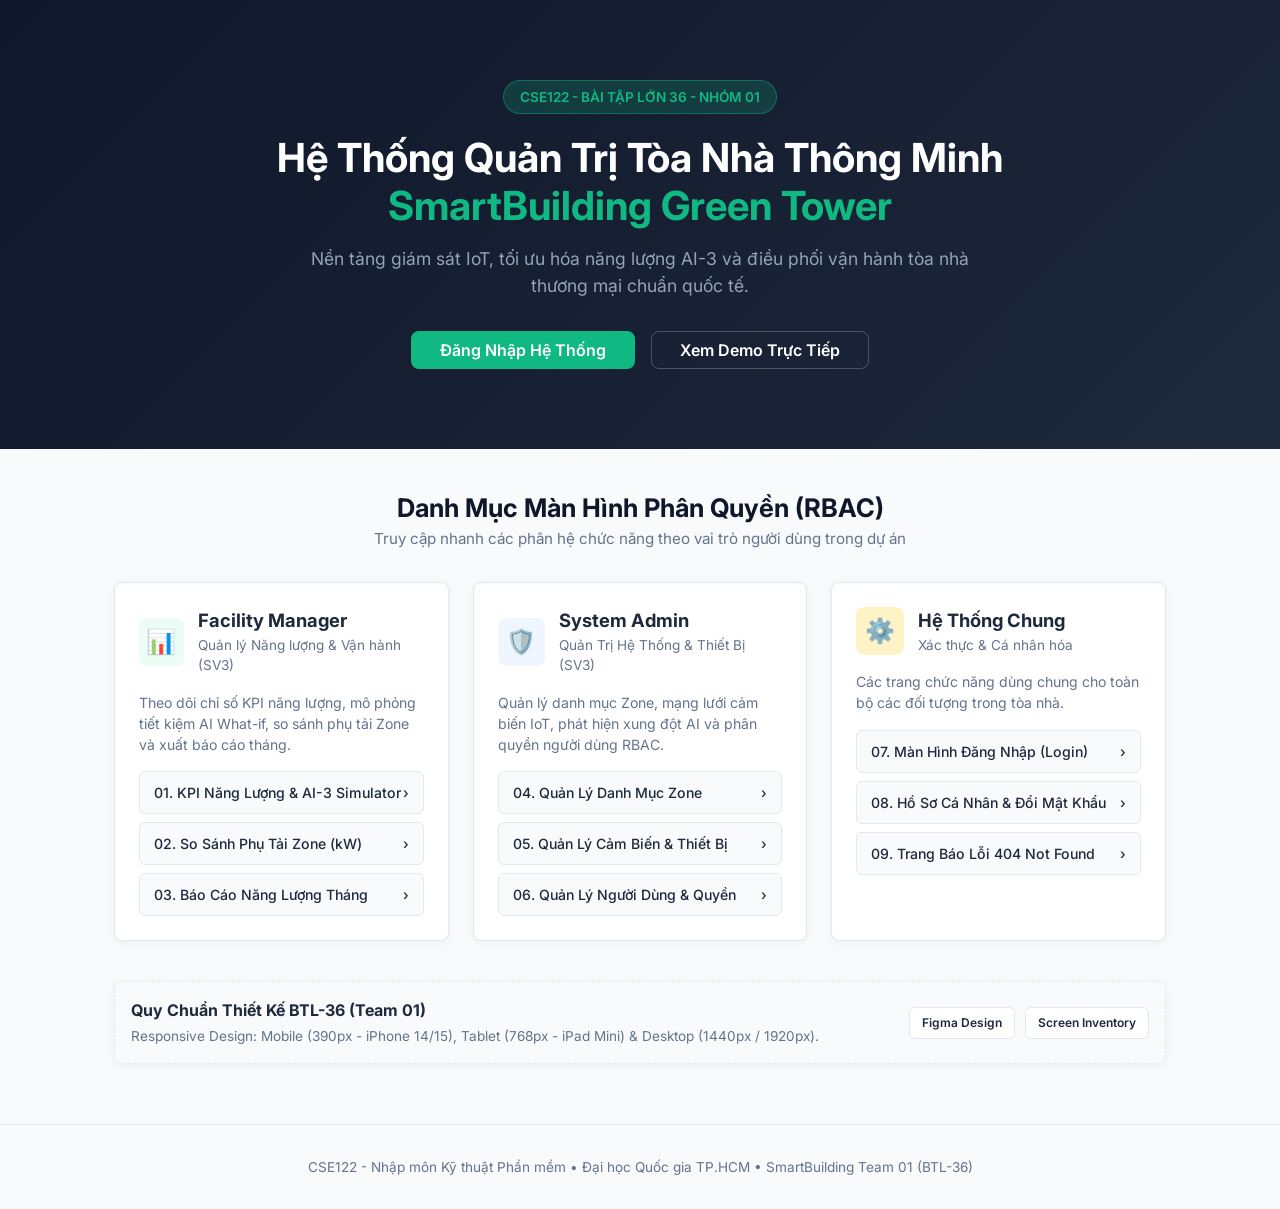
<file: index.html>
<!DOCTYPE html>
<html lang="vi">
<head>
  <meta charset="UTF-8">
  <meta name="viewport" content="width=device-width, initial-scale=1.0">
  <title>SmartBuilding - Hệ Thống Quản Trị Tòa Nhà Thông Minh (Team 01)</title>
  <link rel="preconnect" href="https://fonts.googleapis.com">
  <link rel="preconnect" href="https://fonts.gstatic.com" crossorigin>
  <link href="https://fonts.googleapis.com/css2?family=Inter:wght@400;500;600;700&display=swap" rel="stylesheet">
  <link rel="stylesheet" href="css/style.css">
  <link rel="stylesheet" href="css/responsive.css">
  
  <style>
    .landing-hero {
      background: linear-gradient(135deg, #0F172A 0%, #1E293B 100%);
      color: #FFFFFF;
      padding: 80px 24px;
      text-align: center;
    }
    .hero-badge {
      display: inline-block;
      background: rgba(16, 185, 129, 0.2);
      color: var(--primary-green);
      padding: 6px 16px;
      border-radius: 999px;
      font-weight: 600;
      font-size: 0.85rem;
      margin-bottom: 20px;
      border: 1px solid rgba(16, 185, 129, 0.4);
    }
    .landing-hero h1 {
      font-size: 2.5rem;
      margin-bottom: 16px;
      line-height: 1.2;
    }
    .landing-hero p {
      max-width: 680px;
      margin: 0 auto 32px;
      color: #94A3B8;
      font-size: 1.1rem;
    }
    .hero-actions {
      display: flex;
      justify-content: center;
      gap: 16px;
      flex-wrap: wrap;
    }
    .role-grid {
      display: grid;
      grid-template-columns: repeat(auto-fit, minmax(280px, 1fr));
      gap: 24px;
      margin-top: 32px;
    }
    .role-card {
      background: #FFFFFF;
      border: 1px solid var(--border-color);
      border-radius: var(--border-radius-md);
      padding: 24px;
      display: flex;
      flex-direction: column;
      gap: 16px;
      transition: all var(--transition-fast);
      box-shadow: var(--card-shadow);
    }
    .role-card:hover {
      transform: translateY(-4px);
      box-shadow: var(--card-shadow-hover);
      border-color: var(--primary-green);
    }
    .role-header {
      display: flex;
      align-items: center;
      gap: 14px;
    }
    .role-icon {
      width: 48px;
      height: 48px;
      border-radius: var(--border-radius-md);
      display: flex;
      align-items: center;
      justify-content: center;
      font-size: 1.5rem;
    }
    .role-title {
      font-size: 1.15rem;
      font-weight: 700;
      color: var(--text-dark);
    }
    .role-sub {
      font-size: 0.85rem;
      color: var(--text-muted);
    }
    .role-links {
      display: flex;
      flex-direction: column;
      gap: 8px;
    }
    .role-link-btn {
      display: flex;
      align-items: center;
      justify-content: space-between;
      padding: 10px 14px;
      border-radius: var(--border-radius-sm);
      background-color: #F8FAFC;
      border: 1px solid var(--border-color);
      color: var(--text-dark);
      font-size: 0.88rem;
      font-weight: 500;
      transition: all var(--transition-fast);
    }
    .role-link-btn:hover {
      background-color: var(--primary-green-light);
      border-color: var(--primary-green);
      color: var(--primary-green-dark);
    }
  </style>
</head>
<body>

  <!-- Landing Hero Section -->
  <section class="landing-hero">
    <div style="max-width: 1000px; margin: 0 auto;">
      <span class="hero-badge">CSE122 - BÀI TẬP LỚN 36 - NHÓM 01</span>
      <h1>Hệ Thống Quản Trị Tòa Nhà Thông Minh<br><span style="color: var(--primary-green);">SmartBuilding Green Tower</span></h1>
      <p>Nền tảng giám sát IoT, tối ưu hóa năng lượng AI-3 và điều phối vận hành tòa nhà thương mại chuẩn quốc tế.</p>
      
      <div class="hero-actions">
        <a href="pages/login.html" class="btn btn-primary" style="padding: 12px 28px; font-size: 1rem;">
          Đăng Nhập Hệ Thống
        </a>
        <a href="pages/manager-energy-kpis.html" class="btn btn-outline" style="padding: 12px 28px; font-size: 1rem; color: #FFFFFF; border-color: #475569; background: transparent;">
          Xem Demo Trực Tiếp
        </a>
      </div>
    </div>
  </section>

  <!-- Main Directory by Role -->
  <main style="max-width: 1100px; margin: 40px auto; padding: 0 24px;">
    <div style="text-align: center; margin-bottom: 24px;">
      <h2 style="font-size: 1.6rem; color: var(--text-heading); font-weight: 700;">Danh Mục Màn Hình Phân Quyền (RBAC)</h2>
      <p style="color: var(--text-muted); font-size: 0.95rem;">Truy cập nhanh các phân hệ chức năng theo vai trò người dùng trong dự án</p>
    </div>

    <div class="role-grid">
      <!-- Role 1: Facility Manager -->
      <div class="role-card">
        <div class="role-header">
          <div class="role-icon" style="background-color: var(--primary-green-light); color: var(--primary-green-dark);">
            📊
          </div>
          <div>
            <div class="role-title">Facility Manager</div>
            <div class="role-sub">Quản lý Năng lượng & Vận hành (SV3)</div>
          </div>
        </div>
        <p style="color: var(--text-muted); font-size: 0.88rem; line-height: 1.5;">Theo dõi chỉ số KPI năng lượng, mô phỏng tiết kiệm AI What-if, so sánh phụ tải Zone và xuất báo cáo tháng.</p>
        <div class="role-links">
          <a href="pages/manager-energy-kpis.html" class="role-link-btn">
            <span>01. KPI Năng Lượng & AI-3 Simulator</span>
            <span>&rsaquo;</span>
          </a>
          <a href="pages/manager-zone-comparison.html" class="role-link-btn">
            <span>02. So Sánh Phụ Tải Zone (kW)</span>
            <span>&rsaquo;</span>
          </a>
          <a href="pages/manager-monthly-report.html" class="role-link-btn">
            <span>03. Báo Cáo Năng Lượng Tháng</span>
            <span>&rsaquo;</span>
          </a>
        </div>
      </div>

      <!-- Role 2: System Admin -->
      <div class="role-card">
        <div class="role-header">
          <div class="role-icon" style="background-color: var(--secondary-blue-light); color: var(--secondary-blue-dark);">
            🛡️
          </div>
          <div>
            <div class="role-title">System Admin</div>
            <div class="role-sub">Quản Trị Hệ Thống & Thiết Bị (SV3)</div>
          </div>
        </div>
        <p style="color: var(--text-muted); font-size: 0.88rem; line-height: 1.5;">Quản lý danh mục Zone, mạng lưới cảm biến IoT, phát hiện xung đột AI và phân quyền người dùng RBAC.</p>
        <div class="role-links">
          <a href="pages/admin-zone-management.html" class="role-link-btn">
            <span>04. Quản Lý Danh Mục Zone</span>
            <span>&rsaquo;</span>
          </a>
          <a href="pages/admin-sensor-management.html" class="role-link-btn">
            <span>05. Quản Lý Cảm Biến & Thiết Bị</span>
            <span>&rsaquo;</span>
          </a>
          <a href="pages/admin-user-management.html" class="role-link-btn">
            <span>06. Quản Lý Người Dùng & Quyền</span>
            <span>&rsaquo;</span>
          </a>
        </div>
      </div>

      <!-- General Pages -->
      <div class="role-card">
        <div class="role-header">
          <div class="role-icon" style="background-color: #FEF3C7; color: #D97706;">
            ⚙️
          </div>
          <div>
            <div class="role-title">Hệ Thống Chung</div>
            <div class="role-sub">Xác thực & Cá nhân hóa</div>
          </div>
        </div>
        <p style="color: var(--text-muted); font-size: 0.88rem; line-height: 1.5;">Các trang chức năng dùng chung cho toàn bộ các đối tượng trong tòa nhà.</p>
        <div class="role-links">
          <a href="pages/login.html" class="role-link-btn">
            <span>07. Màn Hình Đăng Nhập (Login)</span>
            <span>&rsaquo;</span>
          </a>
          <a href="pages/profile.html" class="role-link-btn">
            <span>08. Hồ Sơ Cá Nhân & Đổi Mật Khẩu</span>
            <span>&rsaquo;</span>
          </a>
          <a href="pages/404.html" class="role-link-btn">
            <span>09. Trang Báo Lỗi 404 Not Found</span>
            <span>&rsaquo;</span>
          </a>
        </div>
      </div>
    </div>

    <!-- Design System Specs Note -->
    <div class="card" style="margin-top: 40px; background-color: #F8FAFC; border: 1px dashed var(--border-color);">
      <div style="display: flex; justify-content: space-between; align-items: center; flex-wrap: wrap; gap: 12px;">
        <div>
          <h3 style="font-size: 1rem; color: var(--text-dark); margin-bottom: 4px;">Quy Chuẩn Thiết Kế BTL-36 (Team 01)</h3>
          <p style="font-size: 0.85rem; color: var(--text-muted);">Responsive Design: Mobile (390px - iPhone 14/15), Tablet (768px - iPad Mini) & Desktop (1440px / 1920px).</p>
        </div>
        <div style="display: flex; gap: 10px;">
          <a href="design/figma-link.txt" class="btn btn-outline btn-sm" target="_blank">Figma Design</a>
          <a href="docs/screen-inventory.md" class="btn btn-outline btn-sm">Screen Inventory</a>
        </div>
      </div>
    </div>
  </main>

  <!-- Footer -->
  <footer style="text-align: center; padding: 32px 24px; border-top: 1px solid var(--border-color); color: var(--text-muted); font-size: 0.85rem; margin-top: 60px;">
    CSE122 - Nhập môn Kỹ thuật Phần mềm • Đại học Quốc gia TP.HCM • SmartBuilding Team 01 (BTL-36)
  </footer>

</body>
</html>
</file>
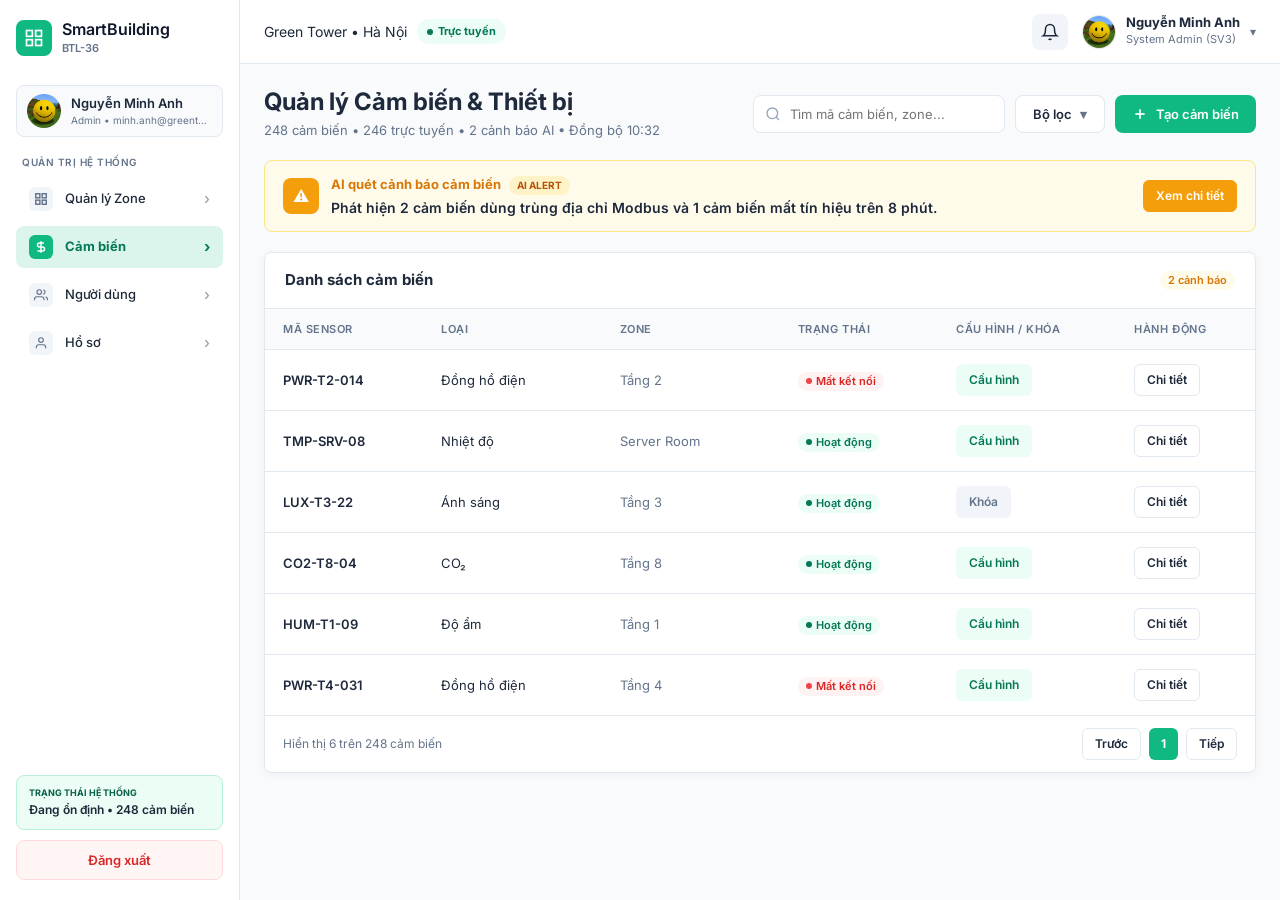
<file: pages/admin-sensor-management.html>
﻿<!DOCTYPE html>
<html lang="vi">
<head>
  <meta charset="UTF-8">
  <meta name="viewport" content="width=device-width, initial-scale=1.0">
  <title>Quản Lý Cảm Biến - SmartBuilding Admin</title>
  <link rel="preconnect" href="https://fonts.googleapis.com">
  <link rel="preconnect" href="https://fonts.gstatic.com" crossorigin>
  <link href="https://fonts.googleapis.com/css2?family=Inter:wght@400;500;600;700&display=swap" rel="stylesheet">
  <link rel="stylesheet" href="../css/style.css">
  <link rel="stylesheet" href="../css/admin-manager.css">
  <link rel="stylesheet" href="../css/responsive-admin-manager.css">
  <link rel="stylesheet" href="../css/responsive.css">
</head>
<body>

  <!-- Mobile Overlay Backdrop -->
  <div id="sidebarOverlay" class="sidebar-overlay"></div>

  <div class="app-layout">
    <!-- Sidebar Navigation (Admin Role) -->
    <aside id="appSidebar" class="app-sidebar">

      <!-- Brand Logo Header -->
      <div class="sidebar-brand">
        <div class="brand-logo">
          <svg width="20" height="20" viewBox="0 0 24 24" fill="none" stroke="white" stroke-width="2">
            <rect x="3" y="3" width="7" height="7"></rect>
            <rect x="14" y="3" width="7" height="7"></rect>
            <rect x="14" y="14" width="7" height="7"></rect>
            <rect x="3" y="14" width="7" height="7"></rect>
          </svg>
        </div>
        <div class="brand-text">
          <span class="brand-title">SmartBuilding</span>
          <span class="brand-sub">BTL-36</span>
        </div>
        <button id="closeSidebarBtn" class="close-sidebar-btn" aria-label="Đóng menu">&times;</button>
      </div>

      <!-- User Profile Box (Admin) -->
      <div class="sidebar-profile">
        <div class="profile-avatar">NA</div>
        <div class="profile-info">
          <div class="profile-name">Nguyễn Minh Anh</div>
          <div class="profile-role">Admin • minh.anh@greentower.vn</div>
        </div>
      </div>

      <!-- Navigation Links -->
      <div class="sidebar-section-title">QUẢN TRỊ HỆ THỐNG</div>
      <nav class="sidebar-nav" aria-label="Điều hướng quản trị">
        <a href="admin-zone-management.html" class="nav-item">
          <span class="nav-icon">
            <svg width="14" height="14" viewBox="0 0 24 24" fill="none" stroke="currentColor" stroke-width="2.5">
              <rect x="3" y="3" width="7" height="7"></rect>
              <rect x="14" y="3" width="7" height="7"></rect>
              <rect x="14" y="14" width="7" height="7"></rect>
              <rect x="3" y="14" width="7" height="7"></rect>
            </svg>
          </span>
          <span class="nav-label">Quản lý Zone</span>
          <span class="nav-arrow">&rsaquo;</span>
        </a>
        <a href="admin-sensor-management.html" class="nav-item active">
          <span class="nav-icon">
            <svg width="14" height="14" viewBox="0 0 24 24" fill="none" stroke="currentColor" stroke-width="2.5">
              <path d="M12 2v20M17 5H9.5a3.5 3.5 0 0 0 0 7h5a3.5 3.5 0 0 1 0 7H6"></path>
            </svg>
          </span>
          <span class="nav-label">Cảm biến</span>
          <span class="nav-arrow">&rsaquo;</span>
        </a>
        <a href="admin-user-management.html" class="nav-item">
          <span class="nav-icon">
            <svg width="14" height="14" viewBox="0 0 24 24" fill="none" stroke="currentColor" stroke-width="2">
              <path d="M17 21v-2a4 4 0 0 0-4-4H5a4 4 0 0 0-4 4v2"></path>
              <circle cx="9" cy="7" r="4"></circle>
              <path d="M23 21v-2a4 4 0 0 0-3-3.87"></path>
              <path d="M16 3.13a4 4 0 0 1 0 7.75"></path>
            </svg>
          </span>
          <span class="nav-label">Người dùng</span>
          <span class="nav-arrow">&rsaquo;</span>
        </a>
        <a href="profile.html?role=admin" class="nav-item">
          <span class="nav-icon">
            <svg width="14" height="14" viewBox="0 0 24 24" fill="none" stroke="currentColor" stroke-width="2">
              <path d="M20 21v-2a4 4 0 0 0-4-4H8a4 4 0 0 0-4 4v2"></path>
              <circle cx="12" cy="7" r="4"></circle>
            </svg>
          </span>
          <span class="nav-label">Hồ sơ</span>
          <span class="nav-arrow">&rsaquo;</span>
        </a>
      </nav>

      <!-- Sidebar Footer -->
      <div class="sidebar-bottom">
        <div class="building-badge">
          <span class="building-badge-sub">TRẠNG THÁI HỆ THỐNG</span>
          <div class="building-badge-main">
            <span class="building-name">Đang ổn định • 248 cảm biến</span>
          </div>
        </div>
        <button class="btn-logout" onclick="handleLogout()">Đăng xuất</button>
      </div>
    </aside>

    <!-- Main Content Wrapper -->
    <div class="main-wrapper">
      <!-- Master Header -->
      <header class="app-header">
        <div class="header-left">
          <button id="menuToggleBtn" class="menu-toggle-btn" aria-label="Mở menu điều hướng">
            <svg width="22" height="22" viewBox="0 0 24 24" fill="none" stroke="#1E293B" stroke-width="2">
              <line x1="3" y1="12" x2="21" y2="12"></line>
              <line x1="3" y1="6" x2="21" y2="6"></line>
              <line x1="3" y1="18" x2="21" y2="18"></line>
            </svg>
          </button>
          <div class="header-location">
            <span class="location-name">Green Tower • Hà Nội</span>
            <span class="status-online"><span class="dot"></span> Trực tuyến</span>
          </div>
        </div>

        <div class="header-right">
          <button class="header-icon-btn" aria-label="Thông báo hệ thống">
            <svg width="18" height="18" viewBox="0 0 24 24" fill="none" stroke="#1E293B" stroke-width="2">
              <path d="M18 8A6 6 0 0 0 6 8c0 7-3 9-3 9h18s-3-2-3-9"></path>
              <path d="M13.73 21a2 2 0 0 1-3.46 0"></path>
            </svg>
          </button>
          <div class="header-user" onclick="location.href='profile.html?role=admin'">
            <img src="../assets/images/profilepic.webp" alt="Nguyễn Minh Anh" class="user-avatar-img">
            <div class="user-text">
              <span class="user-name">Nguyễn Minh Anh</span>
              <span class="user-role">System Admin (SV3)</span>
            </div>
            <span class="user-chevron">&#9662;</span>
          </div>
        </div>
      </header>

      <!-- Main Page Content Body -->
      <main class="content-body">
        <!-- Title & Action Toolbar -->
        <div class="page-header-row">
          <div class="page-title-box">
            <h1 class="page-title-text">Quản lý Cảm biến & Thiết bị</h1>
            <p class="page-subtitle-text">248 cảm biến • 246 trực tuyến • 2 cảnh báo AI • Đồng bộ 10:32</p>
          </div>
          <div class="page-header-actions">
            <div class="search-box-wrap">
              <svg width="16" height="16" viewBox="0 0 24 24" fill="none" stroke="#94A3B8" stroke-width="2">
                <circle cx="11" cy="11" r="8"></circle>
                <line x1="21" y1="21" x2="16.65" y2="16.65"></line>
              </svg>
              <input type="text" id="sensorSearchInput" class="form-input" placeholder="Tìm mã cảm biến, zone..." aria-label="Tìm mã cảm biến, zone" style="padding-left: 36px;" />
            </div>
            <button class="btn btn-outline" style="min-width: 90px;">
              Bộ lọc <span style="color: var(--text-muted);">&#9662;</span>
            </button>
            <button id="btnCreateSensor" class="btn btn-primary">
              <svg width="16" height="16" viewBox="0 0 24 24" fill="none" stroke="currentColor" stroke-width="2.5">
                <line x1="12" y1="5" x2="12" y2="19"></line>
                <line x1="5" y1="12" x2="19" y2="12"></line>
              </svg>
              Tạo cảm biến
            </button>
          </div>
        </div>

        <!-- AI Alert Banner -->
        <div class="sensor-alert-banner">
          <div style="width: 36px; height: 36px; background: var(--warning-amber); border-radius: 8px; display: flex; align-items: center; justify-content: center; flex-shrink: 0; color: white; font-size: 16px;">⚠️</div>
          <div style="flex: 1; display: flex; flex-direction: column; gap: 3px;">
            <div style="color: var(--warning-amber-text); font-size: 13px; font-weight: 700; display: flex; align-items: center; gap: 8px;">
              AI quét cảnh báo cảm biến
              <span class="alert-badge">AI ALERT</span>
            </div>
            <div style="color: var(--text-dark); font-size: 14px; font-weight: 600; line-height: 1.4;">Phát hiện 2 cảm biến dùng trùng địa chỉ Modbus và 1 cảm biến mất tín hiệu trên 8 phút.</div>
          </div>
          <button id="btnAiDetail" class="btn btn-sm" style="background: var(--warning-amber); color: white; border-color: var(--warning-amber); white-space: nowrap; flex-shrink: 0;">Xem chi tiết</button>
        </div>

        <!-- Desktop Sensors Table -->
        <div class="card table-card desktop-table-view">
          <div class="table-card-header">
            <span class="card-title" style="font-size: 15px;">Danh sách cảm biến</span>
            <div class="badge badge-warning">2 cảnh báo</div>
          </div>
          <div class="table-responsive">
            <table class="data-table">
              <thead>
                <tr>
                  <th style="width: 16%;">Mã Sensor</th>
                  <th style="width: 18%;">Loại</th>
                  <th style="width: 18%;">Zone</th>
                  <th style="width: 16%;">Trạng thái</th>
                  <th style="width: 18%;">Cấu hình / Khóa</th>
                  <th style="width: 14%;">Hành động</th>
                </tr>
              </thead>
              <tbody id="sensorTableBody">
                <!-- Rendered dynamically by admin-sensor-management.js -->
              </tbody>
            </table>
          </div>
          <!-- Pagination Footer -->
          <div style="padding: 12px 18px; display: flex; justify-content: space-between; align-items: center; border-top: 1px solid var(--border-color);">
            <span style="color: var(--text-muted); font-size: 12px;">Hiển thị 6 trên 248 cảm biến</span>
            <div style="display: flex; gap: 8px;">
              <button class="btn btn-outline btn-sm">Trước</button>
              <div style="height: 32px; padding: 0 12px; background: var(--primary-green); border-radius: 6px; display: flex; align-items: center; color: white; font-size: 12px; font-weight: 700;">1</div>
              <button class="btn btn-outline btn-sm">Tiếp</button>
            </div>
          </div>
        </div>

        <!-- Mobile Cards Container -->
        <div id="sensorMobileCardsContainer" class="mobile-card-list">
          <!-- Rendered dynamically by admin-sensor-management.js -->
        </div>
      </main>
    </div>
  </div>

  <!-- Mobile Bottom Navigation (Admin Role) -->
  <nav class="mobile-bottom-nav" aria-label="Điều hướng di động">
    <a href="admin-zone-management.html" class="bottom-nav-item">
      <span class="bottom-nav-icon">🏢</span>
      <span class="bottom-nav-label">Quản lý Zone</span>
    </a>
    <a href="admin-sensor-management.html" class="bottom-nav-item active">
      <span class="bottom-nav-icon">📡</span>
      <span class="bottom-nav-label">Cảm biến</span>
    </a>
    <a href="admin-user-management.html" class="bottom-nav-item">
      <span class="bottom-nav-icon">👥</span>
      <span class="bottom-nav-label">Người dùng</span>
    </a>
    <a href="profile.html?role=admin" class="bottom-nav-item">
      <span class="bottom-nav-icon">👤</span>
      <span class="bottom-nav-label">Hồ sơ</span>
    </a>
  </nav>

  <!-- Toast Notification Container -->
  <div id="toastContainer" class="toast-container"></div>

  <!-- Scripts -->
  <script src="../js/main.js" defer></script>
  <script src="../js/admin-sensor-management.js" defer></script>
</body>
</html>
</file>
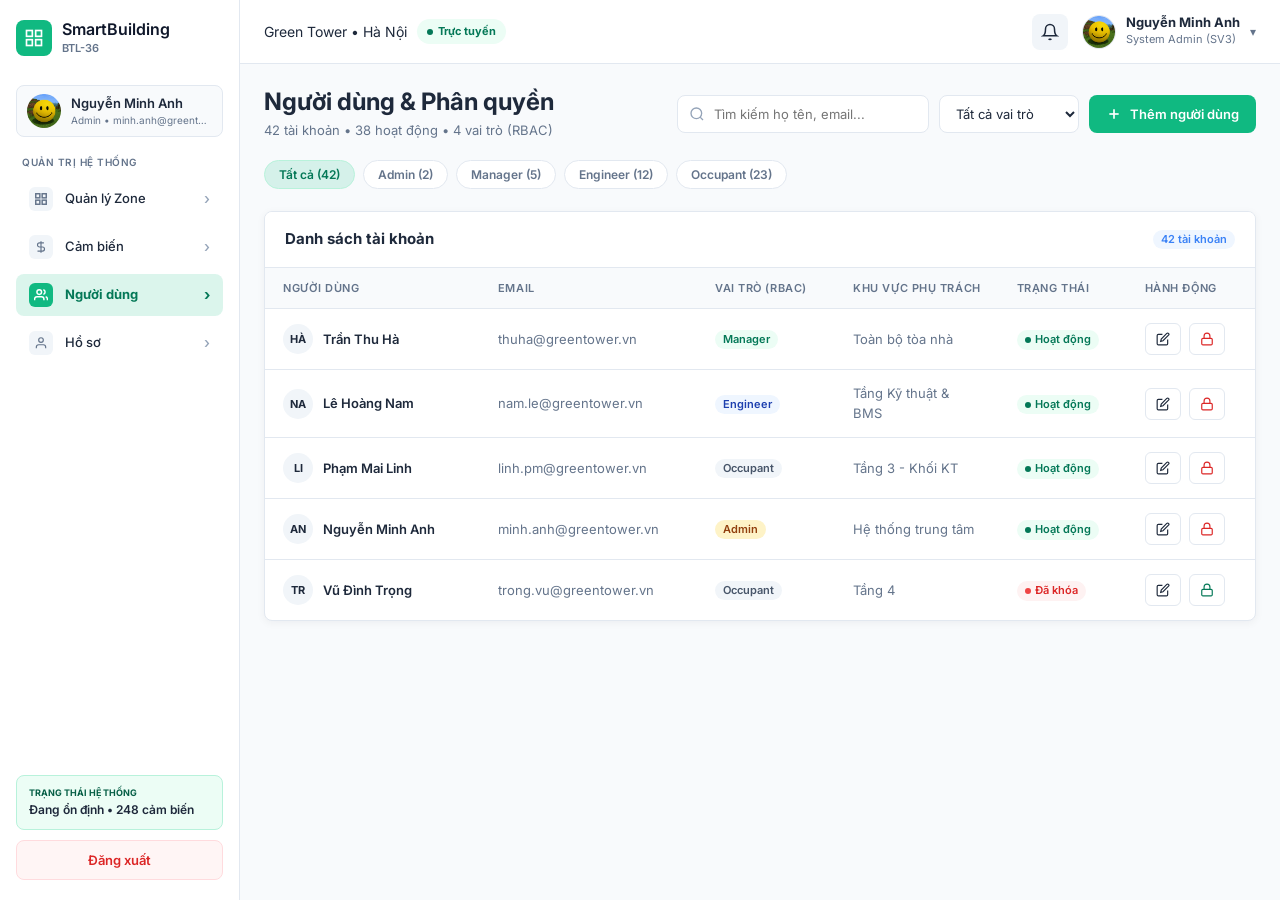
<file: pages/admin-user-management.html>
﻿<!DOCTYPE html>
<html lang="vi">
<head>
  <meta charset="UTF-8">
  <meta name="viewport" content="width=device-width, initial-scale=1.0">
  <title>Quản Lý Người Dùng & Phân Quyền - SmartBuilding Admin</title>
  <link rel="preconnect" href="https://fonts.googleapis.com">
  <link rel="preconnect" href="https://fonts.gstatic.com" crossorigin>
  <link href="https://fonts.googleapis.com/css2?family=Inter:wght@400;500;600;700&display=swap" rel="stylesheet">
  <link rel="stylesheet" href="../css/style.css">
  <link rel="stylesheet" href="../css/admin-manager.css">
  <link rel="stylesheet" href="../css/responsive-admin-manager.css">
  <link rel="stylesheet" href="../css/responsive.css">
</head>
<body>

  <!-- Mobile Overlay Backdrop -->
  <div id="sidebarOverlay" class="sidebar-overlay"></div>

  <div class="app-layout">
    <!-- Sidebar Navigation (Admin Role) -->
    <aside id="appSidebar" class="app-sidebar">

      <!-- Brand Logo Header -->
      <div class="sidebar-brand">
        <div class="brand-logo">
          <svg width="20" height="20" viewBox="0 0 24 24" fill="none" stroke="white" stroke-width="2">
            <rect x="3" y="3" width="7" height="7"></rect>
            <rect x="14" y="3" width="7" height="7"></rect>
            <rect x="14" y="14" width="7" height="7"></rect>
            <rect x="3" y="14" width="7" height="7"></rect>
          </svg>
        </div>
        <div class="brand-text">
          <span class="brand-title">SmartBuilding</span>
          <span class="brand-sub">BTL-36</span>
        </div>
        <button id="closeSidebarBtn" class="close-sidebar-btn" aria-label="Đóng menu">&times;</button>
      </div>

      <!-- User Profile Box (Admin) -->
      <div class="sidebar-profile">
        <div class="profile-avatar">NA</div>
        <div class="profile-info">
          <div class="profile-name">Nguyễn Minh Anh</div>
          <div class="profile-role">Admin • minh.anh@greentower.vn</div>
        </div>
      </div>

      <!-- Navigation Links -->
      <div class="sidebar-section-title">QUẢN TRỊ HỆ THỐNG</div>
      <nav class="sidebar-nav" aria-label="Điều hướng quản trị">
        <a href="admin-zone-management.html" class="nav-item">
          <span class="nav-icon">
            <svg width="14" height="14" viewBox="0 0 24 24" fill="none" stroke="currentColor" stroke-width="2.5">
              <rect x="3" y="3" width="7" height="7"></rect>
              <rect x="14" y="3" width="7" height="7"></rect>
              <rect x="14" y="14" width="7" height="7"></rect>
              <rect x="3" y="14" width="7" height="7"></rect>
            </svg>
          </span>
          <span class="nav-label">Quản lý Zone</span>
          <span class="nav-arrow">&rsaquo;</span>
        </a>
        <a href="admin-sensor-management.html" class="nav-item">
          <span class="nav-icon">
            <svg width="14" height="14" viewBox="0 0 24 24" fill="none" stroke="currentColor" stroke-width="2">
              <path d="M12 2v20M17 5H9.5a3.5 3.5 0 0 0 0 7h5a3.5 3.5 0 0 1 0 7H6"></path>
            </svg>
          </span>
          <span class="nav-label">Cảm biến</span>
          <span class="nav-arrow">&rsaquo;</span>
        </a>
        <a href="admin-user-management.html" class="nav-item active">
          <span class="nav-icon">
            <svg width="14" height="14" viewBox="0 0 24 24" fill="none" stroke="currentColor" stroke-width="2.5">
              <path d="M17 21v-2a4 4 0 0 0-4-4H5a4 4 0 0 0-4 4v2"></path>
              <circle cx="9" cy="7" r="4"></circle>
              <path d="M23 21v-2a4 4 0 0 0-3-3.87"></path>
              <path d="M16 3.13a4 4 0 0 1 0 7.75"></path>
            </svg>
          </span>
          <span class="nav-label">Người dùng</span>
          <span class="nav-arrow">&rsaquo;</span>
        </a>
        <a href="profile.html?role=admin" class="nav-item">
          <span class="nav-icon">
            <svg width="14" height="14" viewBox="0 0 24 24" fill="none" stroke="currentColor" stroke-width="2">
              <path d="M20 21v-2a4 4 0 0 0-4-4H8a4 4 0 0 0-4 4v2"></path>
              <circle cx="12" cy="7" r="4"></circle>
            </svg>
          </span>
          <span class="nav-label">Hồ sơ</span>
          <span class="nav-arrow">&rsaquo;</span>
        </a>
      </nav>

      <!-- Sidebar Footer -->
      <div class="sidebar-bottom">
        <div class="building-badge">
          <span class="building-badge-sub">TRẠNG THÁI HỆ THỐNG</span>
          <div class="building-badge-main">
            <span class="building-name">Đang ổn định • 248 cảm biến</span>
          </div>
        </div>
        <button class="btn-logout" onclick="handleLogout()">Đăng xuất</button>
      </div>
    </aside>

    <!-- Main Content Wrapper -->
    <div class="main-wrapper">
      <!-- Master Header -->
      <header class="app-header">
        <div class="header-left">
          <button id="menuToggleBtn" class="menu-toggle-btn" aria-label="Mở menu điều hướng">
            <svg width="22" height="22" viewBox="0 0 24 24" fill="none" stroke="#1E293B" stroke-width="2">
              <line x1="3" y1="12" x2="21" y2="12"></line>
              <line x1="3" y1="6" x2="21" y2="6"></line>
              <line x1="3" y1="18" x2="21" y2="18"></line>
            </svg>
          </button>
          <div class="header-location">
            <span class="location-name">Green Tower • Hà Nội</span>
            <span class="status-online"><span class="dot"></span> Trực tuyến</span>
          </div>
        </div>

        <div class="header-right">
          <button class="header-icon-btn" aria-label="Thông báo hệ thống">
            <svg width="18" height="18" viewBox="0 0 24 24" fill="none" stroke="#1E293B" stroke-width="2">
              <path d="M18 8A6 6 0 0 0 6 8c0 7-3 9-3 9h18s-3-2-3-9"></path>
              <path d="M13.73 21a2 2 0 0 1-3.46 0"></path>
            </svg>
          </button>
          <div class="header-user" onclick="location.href='profile.html?role=admin'">
            <img src="../assets/images/profilepic.webp" alt="Nguyễn Minh Anh" class="user-avatar-img">
            <div class="user-text">
              <span class="user-name">Nguyễn Minh Anh</span>
              <span class="user-role">System Admin (SV3)</span>
            </div>
            <span class="user-chevron">&#9662;</span>
          </div>
        </div>
      </header>

      <!-- Main Page Content Body -->
      <main class="content-body">
        <!-- Title & Action Toolbar -->
        <div class="page-header-row">
          <div class="page-title-box">
            <h1 class="page-title-text">Người dùng & Phân quyền</h1>
            <p class="page-subtitle-text">42 tài khoản • 38 hoạt động • 4 vai trò (RBAC)</p>
          </div>
          <div class="page-header-actions">
            <div class="search-box-wrap">
              <svg width="16" height="16" viewBox="0 0 24 24" fill="none" stroke="#94A3B8" stroke-width="2">
                <circle cx="11" cy="11" r="8"></circle>
                <line x1="21" y1="21" x2="16.65" y2="16.65"></line>
              </svg>
              <input type="text" id="userSearchInput" class="form-input" placeholder="Tìm kiếm họ tên, email..." aria-label="Tìm kiếm người dùng" style="padding-left: 36px;" />
            </div>
            <select id="userRoleFilter" class="form-select" aria-label="Lọc theo vai trò" style="min-width: 140px;">
              <option value="ALL">Tất cả vai trò</option>
              <option value="ADMIN">Admin</option>
              <option value="MANAGER">Manager</option>
              <option value="ENGINEER">Engineer</option>
              <option value="OCCUPANT">Occupant</option>
            </select>
            <button id="btnCreateUser" class="btn btn-primary">
              <svg width="16" height="16" viewBox="0 0 24 24" fill="none" stroke="currentColor" stroke-width="2.5">
                <line x1="12" y1="5" x2="12" y2="19"></line>
                <line x1="5" y1="12" x2="19" y2="12"></line>
              </svg>
              Thêm người dùng
            </button>
          </div>
        </div>

        <!-- Role Filter Tabs -->
        <div class="role-filter-tabs" id="roleFilterTabs">
          <button class="role-tab-btn active" data-role="ALL">Tất cả (42)</button>
          <button class="role-tab-btn" data-role="ADMIN">Admin (2)</button>
          <button class="role-tab-btn" data-role="MANAGER">Manager (5)</button>
          <button class="role-tab-btn" data-role="ENGINEER">Engineer (12)</button>
          <button class="role-tab-btn" data-role="OCCUPANT">Occupant (23)</button>
        </div>

        <!-- Desktop Users Table -->
        <div class="card table-card desktop-table-view">
          <div class="table-card-header">
            <span class="card-title" style="font-size: 15px;">Danh sách tài khoản</span>
            <div class="badge badge-info">42 tài khoản</div>
          </div>
          <div class="table-responsive">
            <table class="data-table">
              <thead>
                <tr>
                  <th style="width: 22%;">Người dùng</th>
                  <th style="width: 22%;">Email</th>
                  <th style="width: 14%;">Vai trò (RBAC)</th>
                  <th style="width: 16%;">Khu vực phụ trách</th>
                  <th style="width: 13%;">Trạng thái</th>
                  <th style="width: 13%;">Hành động</th>
                </tr>
              </thead>
              <tbody id="userTableBody">
                <!-- Rendered dynamically by admin-user-management.js -->
              </tbody>
            </table>
          </div>
        </div>

        <!-- Mobile Cards Container -->
        <div id="userMobileCardsContainer" class="mobile-card-list">
          <!-- Rendered dynamically by admin-user-management.js -->
        </div>
      </main>
    </div>
  </div>

  <!-- Mobile Bottom Navigation (Admin Role) -->
  <nav class="mobile-bottom-nav" aria-label="Điều hướng di động">
    <a href="admin-zone-management.html" class="bottom-nav-item">
      <span class="bottom-nav-icon">🏢</span>
      <span class="bottom-nav-label">Quản lý Zone</span>
    </a>
    <a href="admin-sensor-management.html" class="bottom-nav-item">
      <span class="bottom-nav-icon">📡</span>
      <span class="bottom-nav-label">Cảm biến</span>
    </a>
    <a href="admin-user-management.html" class="bottom-nav-item active">
      <span class="bottom-nav-icon">👥</span>
      <span class="bottom-nav-label">Người dùng</span>
    </a>
    <a href="profile.html?role=admin" class="bottom-nav-item">
      <span class="bottom-nav-icon">👤</span>
      <span class="bottom-nav-label">Hồ sơ</span>
    </a>
  </nav>

  <!-- Toast Notification Container -->
  <div id="toastContainer" class="toast-container"></div>

  <!-- Scripts -->
  <script src="../js/main.js" defer></script>
  <script src="../js/admin-user-management.js" defer></script>
</body>
</html>
</file>
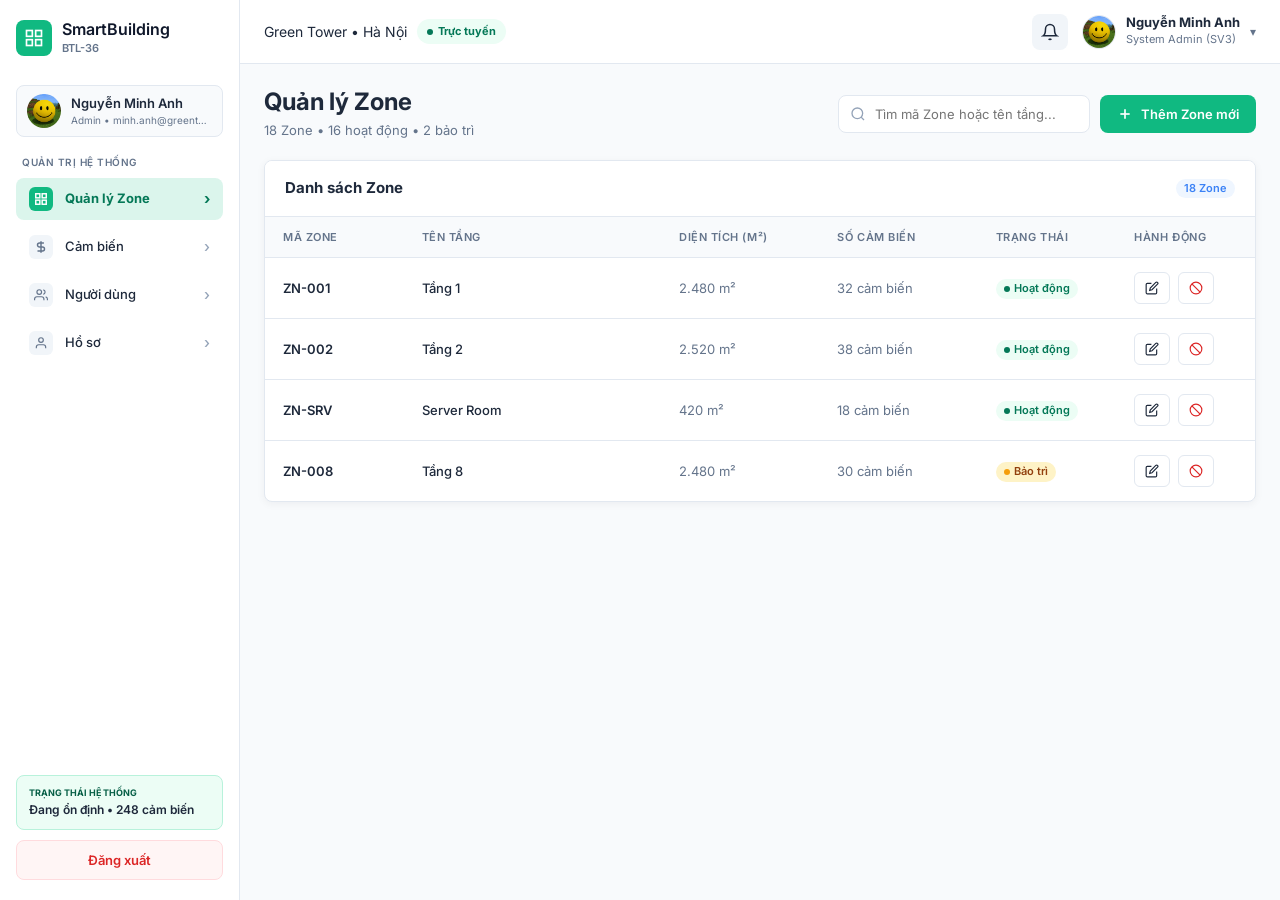
<file: pages/admin-zone-management.html>
﻿<!DOCTYPE html>
<html lang="vi">
<head>
  <meta charset="UTF-8">
  <meta name="viewport" content="width=device-width, initial-scale=1.0">
  <title>Quản Lý Zone - SmartBuilding Admin</title>
  <link rel="preconnect" href="https://fonts.googleapis.com">
  <link rel="preconnect" href="https://fonts.gstatic.com" crossorigin>
  <link href="https://fonts.googleapis.com/css2?family=Inter:wght@400;500;600;700&display=swap" rel="stylesheet">
  <link rel="stylesheet" href="../css/style.css">
  <link rel="stylesheet" href="../css/admin-manager.css">
  <link rel="stylesheet" href="../css/responsive-admin-manager.css">
  <link rel="stylesheet" href="../css/responsive.css">
</head>
<body>

  <!-- Mobile Overlay Backdrop -->
  <div id="sidebarOverlay" class="sidebar-overlay"></div>

  <div class="app-layout">
    <!-- Sidebar Navigation (Admin Role) -->
    <aside id="appSidebar" class="app-sidebar">

      <!-- Brand Logo Header -->
      <div class="sidebar-brand">
        <div class="brand-logo">
          <svg width="20" height="20" viewBox="0 0 24 24" fill="none" stroke="white" stroke-width="2">
            <rect x="3" y="3" width="7" height="7"></rect>
            <rect x="14" y="3" width="7" height="7"></rect>
            <rect x="14" y="14" width="7" height="7"></rect>
            <rect x="3" y="14" width="7" height="7"></rect>
          </svg>
        </div>
        <div class="brand-text">
          <span class="brand-title">SmartBuilding</span>
          <span class="brand-sub">BTL-36</span>
        </div>
        <button id="closeSidebarBtn" class="close-sidebar-btn" aria-label="Đóng menu">&times;</button>
      </div>

      <!-- User Profile Box (Admin) -->
      <div class="sidebar-profile">
        <div class="profile-avatar">NA</div>
        <div class="profile-info">
          <div class="profile-name">Nguyễn Minh Anh</div>
          <div class="profile-role">Admin • minh.anh@greentower.vn</div>
        </div>
      </div>

      <!-- Navigation Links -->
      <div class="sidebar-section-title">QUẢN TRỊ HỆ THỐNG</div>
      <nav class="sidebar-nav" aria-label="Điều hướng quản trị">
        <a href="admin-zone-management.html" class="nav-item active">
          <span class="nav-icon">
            <svg width="14" height="14" viewBox="0 0 24 24" fill="none" stroke="currentColor" stroke-width="2.5">
              <rect x="3" y="3" width="7" height="7"></rect>
              <rect x="14" y="3" width="7" height="7"></rect>
              <rect x="14" y="14" width="7" height="7"></rect>
              <rect x="3" y="14" width="7" height="7"></rect>
            </svg>
          </span>
          <span class="nav-label">Quản lý Zone</span>
          <span class="nav-arrow">&rsaquo;</span>
        </a>
        <a href="admin-sensor-management.html" class="nav-item">
          <span class="nav-icon">
            <svg width="14" height="14" viewBox="0 0 24 24" fill="none" stroke="currentColor" stroke-width="2.5">
              <path d="M12 2v20M17 5H9.5a3.5 3.5 0 0 0 0 7h5a3.5 3.5 0 0 1 0 7H6"></path>
            </svg>
          </span>
          <span class="nav-label">Cảm biến</span>
          <span class="nav-arrow">&rsaquo;</span>
        </a>
        <a href="admin-user-management.html" class="nav-item">
          <span class="nav-icon">
            <svg width="14" height="14" viewBox="0 0 24 24" fill="none" stroke="currentColor" stroke-width="2">
              <path d="M17 21v-2a4 4 0 0 0-4-4H5a4 4 0 0 0-4 4v2"></path>
              <circle cx="9" cy="7" r="4"></circle>
              <path d="M23 21v-2a4 4 0 0 0-3-3.87"></path>
              <path d="M16 3.13a4 4 0 0 1 0 7.75"></path>
            </svg>
          </span>
          <span class="nav-label">Người dùng</span>
          <span class="nav-arrow">&rsaquo;</span>
        </a>
        <a href="profile.html?role=admin" class="nav-item">
          <span class="nav-icon">
            <svg width="14" height="14" viewBox="0 0 24 24" fill="none" stroke="currentColor" stroke-width="2">
              <path d="M20 21v-2a4 4 0 0 0-4-4H8a4 4 0 0 0-4 4v2"></path>
              <circle cx="12" cy="7" r="4"></circle>
            </svg>
          </span>
          <span class="nav-label">Hồ sơ</span>
          <span class="nav-arrow">&rsaquo;</span>
        </a>
      </nav>

      <!-- Sidebar Footer -->
      <div class="sidebar-bottom">
        <div class="building-badge">
          <span class="building-badge-sub">TRẠNG THÁI HỆ THỐNG</span>
          <div class="building-badge-main">
            <span class="building-name">Đang ổn định • 248 cảm biến</span>
          </div>
        </div>
        <button class="btn-logout" onclick="handleLogout()">Đăng xuất</button>
      </div>
    </aside>

    <!-- Main Content Wrapper -->
    <div class="main-wrapper">
      <!-- Master Header -->
      <header class="app-header">
        <div class="header-left">
          <button id="menuToggleBtn" class="menu-toggle-btn" aria-label="Mở menu điều hướng">
            <svg width="22" height="22" viewBox="0 0 24 24" fill="none" stroke="#1E293B" stroke-width="2">
              <line x1="3" y1="12" x2="21" y2="12"></line>
              <line x1="3" y1="6" x2="21" y2="6"></line>
              <line x1="3" y1="18" x2="21" y2="18"></line>
            </svg>
          </button>
          <div class="header-location">
            <span class="location-name">Green Tower • Hà Nội</span>
            <span class="status-online"><span class="dot"></span> Trực tuyến</span>
          </div>
        </div>

        <div class="header-right">
          <button class="header-icon-btn" aria-label="Thông báo hệ thống">
            <svg width="18" height="18" viewBox="0 0 24 24" fill="none" stroke="#1E293B" stroke-width="2">
              <path d="M18 8A6 6 0 0 0 6 8c0 7-3 9-3 9h18s-3-2-3-9"></path>
              <path d="M13.73 21a2 2 0 0 1-3.46 0"></path>
            </svg>
          </button>
          <div class="header-user" onclick="location.href='profile.html?role=admin'">
            <img src="../assets/images/profilepic.webp" alt="Nguyễn Minh Anh" class="user-avatar-img">
            <div class="user-text">
              <span class="user-name">Nguyễn Minh Anh</span>
              <span class="user-role">System Admin (SV3)</span>
            </div>
            <span class="user-chevron">&#9662;</span>
          </div>
        </div>
      </header>

      <!-- Main Page Content Body -->
      <main class="content-body">
        <!-- Title & Action Toolbar (Consistent with Sensor & User pages) -->
        <div class="page-header-row">
          <div class="page-title-box">
            <h1 class="page-title-text">Quản lý Zone</h1>
            <p class="page-subtitle-text">18 Zone • 16 hoạt động • 2 bảo trì</p>
          </div>
          <div class="page-header-actions">
            <div class="search-box-wrap">
              <svg width="16" height="16" viewBox="0 0 24 24" fill="none" stroke="#94A3B8" stroke-width="2">
                <circle cx="11" cy="11" r="8"></circle>
                <line x1="21" y1="21" x2="16.65" y2="16.65"></line>
              </svg>
              <input type="text" id="zoneSearchInput" class="form-input" placeholder="Tìm mã Zone hoặc tên tầng..." aria-label="Tìm mã Zone hoặc tên tầng" style="padding-left: 36px;" />
            </div>
            <button id="btnAddZone" class="btn btn-primary">
              <svg width="16" height="16" viewBox="0 0 24 24" fill="none" stroke="currentColor" stroke-width="2.5">
                <line x1="12" y1="5" x2="12" y2="19"></line>
                <line x1="5" y1="12" x2="19" y2="12"></line>
              </svg>
              Thêm Zone mới
            </button>
          </div>
        </div>

        <!-- Desktop Data Table -->
        <div class="card table-card desktop-table-view">
          <div class="table-card-header">
            <span class="card-title" style="font-size: 15px;">Danh sách Zone</span>
            <div class="badge badge-info">18 Zone</div>
          </div>
          <div class="table-responsive">
            <table class="data-table">
              <thead>
                <tr>
                  <th style="width: 14%;">Mã Zone</th>
                  <th style="width: 26%;">Tên Tầng</th>
                  <th style="width: 16%;">Diện tích (m²)</th>
                  <th style="width: 16%;">Số cảm biến</th>
                  <th style="width: 14%;">Trạng thái</th>
                  <th style="width: 14%;">Hành động</th>
                </tr>
              </thead>
              <tbody id="zoneTableBody">
                <!-- Rendered dynamically by admin-zone-management.js -->
              </tbody>
            </table>
          </div>
        </div>

        <!-- Mobile Cards Container -->
        <div id="zoneCardsListMobile" class="mobile-card-list">
          <!-- Rendered dynamically by admin-zone-management.js -->
        </div>
      </main>
    </div>
  </div>

  <!-- Mobile Bottom Navigation (Admin Role) -->
  <nav class="mobile-bottom-nav" aria-label="Điều hướng di động">
    <a href="admin-zone-management.html" class="bottom-nav-item active">
      <span class="bottom-nav-icon">🏢</span>
      <span class="bottom-nav-label">Quản lý Zone</span>
    </a>
    <a href="admin-sensor-management.html" class="bottom-nav-item">
      <span class="bottom-nav-icon">📡</span>
      <span class="bottom-nav-label">Cảm biến</span>
    </a>
    <a href="admin-user-management.html" class="bottom-nav-item">
      <span class="bottom-nav-icon">👥</span>
      <span class="bottom-nav-label">Người dùng</span>
    </a>
    <a href="profile.html?role=admin" class="bottom-nav-item">
      <span class="bottom-nav-icon">👤</span>
      <span class="bottom-nav-label">Hồ sơ</span>
    </a>
  </nav>

  <!-- Toast Notification Container -->
  <div id="toastContainer" class="toast-container"></div>

  <!-- Scripts -->
  <script src="../js/main.js" defer></script>
  <script src="../js/admin-zone-management.js" defer></script>
</body>
</html>
</file>
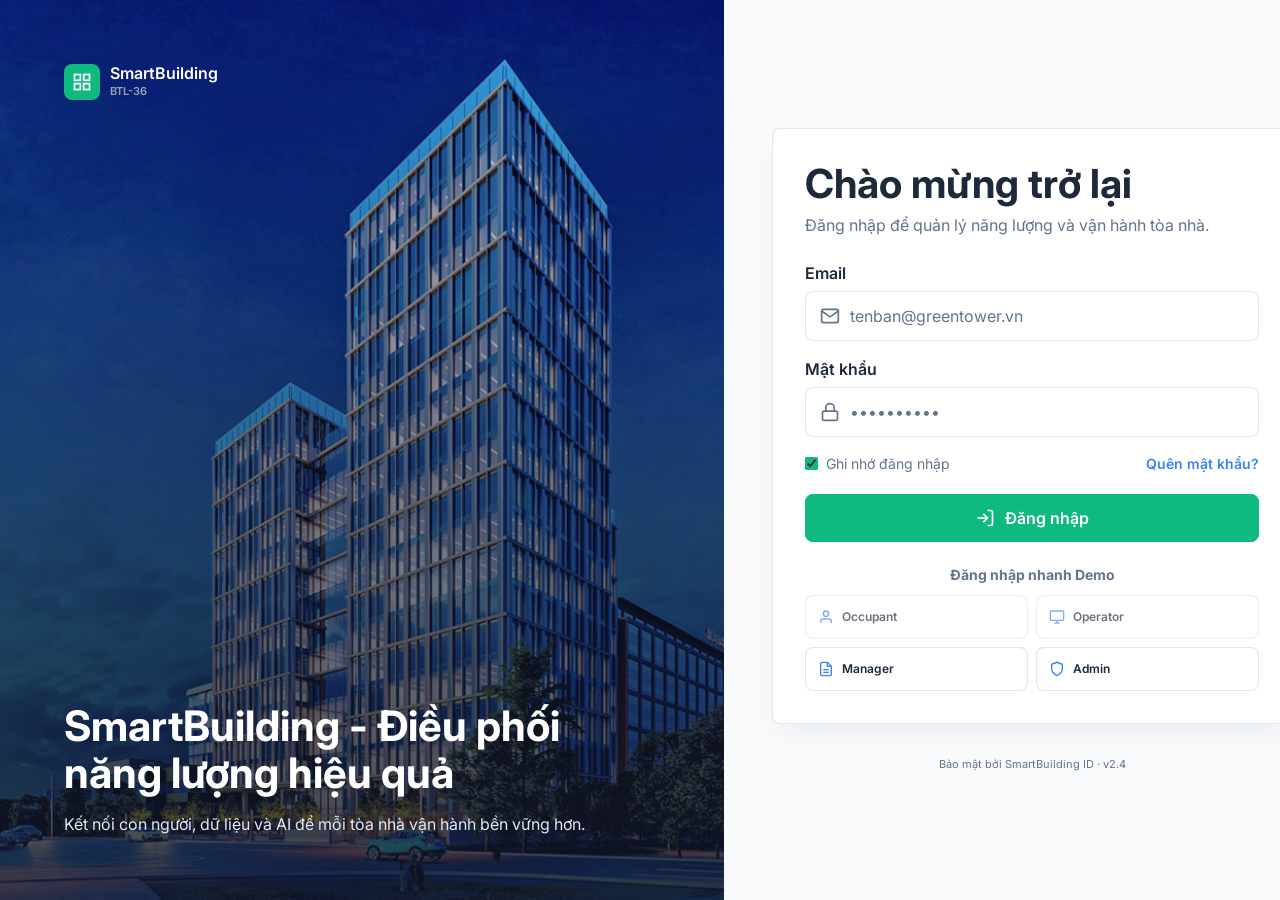
<file: pages/login.html>
<!DOCTYPE html>
<html lang="vi">
<head>
  <meta charset="UTF-8">
  <meta name="viewport" content="width=device-width, initial-scale=1.0">
  <title>Đăng nhập - SmartBuilding (BTL-36)</title>
      <link rel="preconnect" href="https://fonts.googleapis.com">
  <link rel="preconnect" href="https://fonts.gstatic.com" crossorigin>
  <link href="https://fonts.googleapis.com/css2?family=Inter:wght@400;500;600;700&display=swap" rel="stylesheet">
  <link rel="stylesheet" href="../css/style.css">
  <link rel="stylesheet" href="../css/login-404.css">
  <link rel="stylesheet" href="../css/responsive-login-404.css">
  <link rel="stylesheet" href="../css/responsive.css">
</head>
<body class="login-body">

  <!-- Desktop: Split Layout (724px banner + 716px panel) -->
  <!-- Mobile: Single column card -->
  <div class="login-container">

    <!-- ========================================================
         LEFT: Hero Banner (Figma 724px spec)
         ======================================================== -->
    <div class="login-banner" role="complementary" aria-label="Giới thiệu SmartBuilding">

      <!-- Banner Brand Logo -->
      <div class="login-banner-brand">
        <div class="login-banner-logo">
          <svg width="20" height="20" viewBox="0 0 24 24" fill="none" stroke="white" stroke-width="2">
            <rect x="3" y="3" width="7" height="7"></rect>
            <rect x="14" y="3" width="7" height="7"></rect>
            <rect x="14" y="14" width="7" height="7"></rect>
            <rect x="3" y="14" width="7" height="7"></rect>
          </svg>
        </div>
        <div>
          <div class="login-banner-brand-title">SmartBuilding</div>
          <div class="login-banner-brand-sub">BTL-36</div>
        </div>
      </div>

      <!-- Banner Hero Text -->
      <div class="login-banner-hero">
        <h1 class="login-banner-heading">SmartBuilding - Điều phối năng lượng hiệu quả</h1>
        <p class="login-banner-desc">Kết nối con người, dữ liệu và AI để mỗi tòa nhà vận hành bền vững hơn.</p>
      </div>
    </div>

    <!-- ========================================================
         RIGHT: Login Panel (Figma 716px spec)
         ======================================================== -->
    <div class="login-panel">

      <!-- Mobile only header (hidden on desktop) -->
      <div class="login-mobile-header">
        <!-- Mobile Brand -->
        <div style="display: flex; align-items: center; gap: 10px;">
          <div class="brand-logo" style="width: 36px; height: 36px;">
            <svg width="18" height="18" viewBox="0 0 24 24" fill="none" stroke="white" stroke-width="2">
              <rect x="3" y="3" width="7" height="7"></rect>
              <rect x="14" y="3" width="7" height="7"></rect>
              <rect x="14" y="14" width="7" height="7"></rect>
              <rect x="3" y="14" width="7" height="7"></rect>
            </svg>
          </div>
          <div>
            <div style="color: var(--text-dark); font-size: 16px; font-weight: 700; line-height: 1.2;">SmartBuilding</div>
            <div style="color: var(--text-muted); font-size: 11px; font-weight: 600;">BTL-36</div>
          </div>
        </div>
        <!-- Mobile Title -->
        <div style="width: 100%; text-align: left;">
          <h1 style="color: var(--text-dark); font-size: 28px; font-weight: 700; margin-bottom: 4px;">Chào mừng trở lại</h1>
          <p style="color: var(--text-muted); font-size: 14px; line-height: 1.5;">Đăng nhập để quản lý năng lượng và vận hành tòa nhà.</p>
        </div>
      </div>

      <!-- Login Card (Figma 520px width) -->
      <div class="login-card">

        <!-- Card Header (hidden on mobile, shown in mobile-header above) -->
        <div class="login-card-header">
          <h1 class="login-card-title">Chào mừng trở lại</h1>
          <p class="login-card-sub">Đăng nhập để quản lý năng lượng và vận hành tòa nhà.</p>
        </div>

        <!-- Login Form -->
        <form id="loginForm" novalidate>

          <!-- Email Field -->
          <div class="login-field" style="margin-bottom: 16px;">
            <label class="login-field-label" for="emailInput">Email</label>
            <div class="login-input-box">
              <span class="login-input-icon">
                <svg width="20" height="20" viewBox="0 0 24 24" fill="none" stroke="currentColor" stroke-width="2">
                  <path d="M4 4h16c1.1 0 2 .9 2 2v12c0 1.1-.9 2-2 2H4c-1.1 0-2-.9-2-2V6c0-1.1.9-2 2-2z"></path>
                  <polyline points="22,6 12,13 2,6"></polyline>
                </svg>
              </span>
              <input
                type="email"
                id="emailInput"
                class="login-input-field"
                placeholder="tenban@greentower.vn"
                autocomplete="email"
                required
              />
            </div>
            <div id="emailError" style="color: var(--alert-red-text); font-size: 12px; display: none; margin-top: 4px;">Vui lòng nhập địa chỉ email hợp lệ.</div>
          </div>

          <!-- Password Field -->
          <div class="login-field" style="margin-bottom: 16px;">
            <label class="login-field-label" for="passwordInput">Mật khẩu</label>
            <div class="login-input-box">
              <span class="login-input-icon">
                <svg width="20" height="20" viewBox="0 0 24 24" fill="none" stroke="currentColor" stroke-width="2">
                  <rect x="3" y="11" width="18" height="11" rx="2" ry="2"></rect>
                  <path d="M7 11V7a5 5 0 0 1 10 0v4"></path>
                </svg>
              </span>
              <input
                type="password"
                id="passwordInput"
                class="login-input-field"
                placeholder="••••••••••"
                autocomplete="current-password"
                required
              />
            </div>
          </div>

          <!-- Remember & Forgot -->
          <div class="login-aux-row" style="margin-bottom: 20px;">
            <label class="login-remember">
              <input type="checkbox" id="rememberCheck" checked />
              Ghi nhớ đăng nhập
            </label>
            <a href="#" class="login-forgot-link">Quên mật khẩu?</a>
          </div>

          <!-- Submit Button -->
          <button type="submit" class="login-submit-btn">
            <svg width="20" height="20" viewBox="0 0 24 24" fill="none" stroke="currentColor" stroke-width="2">
              <path d="M15 3h4a2 2 0 0 1 2 2v14a2 2 0 0 1-2 2h-4"></path>
              <polyline points="10 17 15 12 10 7"></polyline>
              <line x1="15" y1="12" x2="3" y2="12"></line>
            </svg>
            Đăng nhập
          </button>

        </form>

        <!-- Demo Role Login Section -->
        <div class="demo-section">
          <div class="demo-title">Đăng nhập nhanh Demo</div>
          <div class="demo-grid">

            <!-- Occupant (Vô hiệu hóa - SV2 đang phát triển) -->
            <button type="button" class="demo-role-btn" onclick="demoFastLogin('occupant')" style="opacity: 0.65; cursor: not-allowed;" title="Chức năng Occupant đang được phát triển (chưa tích hợp)">
              <span class="demo-role-icon">
                <svg width="16" height="16" viewBox="0 0 24 24" fill="none" stroke="currentColor" stroke-width="2">
                  <path d="M20 21v-2a4 4 0 0 0-4-4H8a4 4 0 0 0-4 4v2"></path>
                  <circle cx="12" cy="7" r="4"></circle>
                </svg>
              </span>
              Occupant
            </button>

            <!-- Operator (Vô hiệu hóa - SV1 đang phát triển) -->
            <button type="button" class="demo-role-btn" onclick="demoFastLogin('operator')" style="opacity: 0.65; cursor: not-allowed;" title="Chức năng Operator đang được phát triển (chưa tích hợp)">
              <span class="demo-role-icon">
                <svg width="16" height="16" viewBox="0 0 24 24" fill="none" stroke="currentColor" stroke-width="2">
                  <rect x="2" y="3" width="20" height="14" rx="2" ry="2"></rect>
                  <line x1="8" y1="21" x2="16" y2="21"></line>
                  <line x1="12" y1="17" x2="12" y2="21"></line>
                </svg>
              </span>
              Operator
            </button>

            <!-- Manager -->
            <button type="button" class="demo-role-btn" onclick="demoFastLogin('manager')">
              <span class="demo-role-icon">
                <svg width="16" height="16" viewBox="0 0 24 24" fill="none" stroke="currentColor" stroke-width="2">
                  <path d="M14 2H6a2 2 0 0 0-2 2v16a2 2 0 0 0 2 2h12a2 2 0 0 0 2-2V8z"></path>
                  <polyline points="14 2 14 8 20 8"></polyline>
                  <line x1="16" y1="13" x2="8" y2="13"></line>
                  <line x1="16" y1="17" x2="8" y2="17"></line>
                </svg>
              </span>
              Manager
            </button>

            <!-- Admin -->
            <button type="button" class="demo-role-btn" onclick="demoFastLogin('admin')">
              <span class="demo-role-icon">
                <svg width="16" height="16" viewBox="0 0 24 24" fill="none" stroke="currentColor" stroke-width="2">
                  <path d="M12 22s8-4 8-10V5l-8-3-8 3v7c0 6 8 10 8 10z"></path>
                </svg>
              </span>
              Admin
            </button>

          </div>
        </div>

      </div>

      <!-- Footer text (outside card) -->
      <div class="login-footer-text">Bảo mật bởi SmartBuilding ID · v2.4</div>
    </div>
  </div>

  <!-- Scripts -->
  <script src="../js/login.js" defer></script>
</body>
</html>
</file>
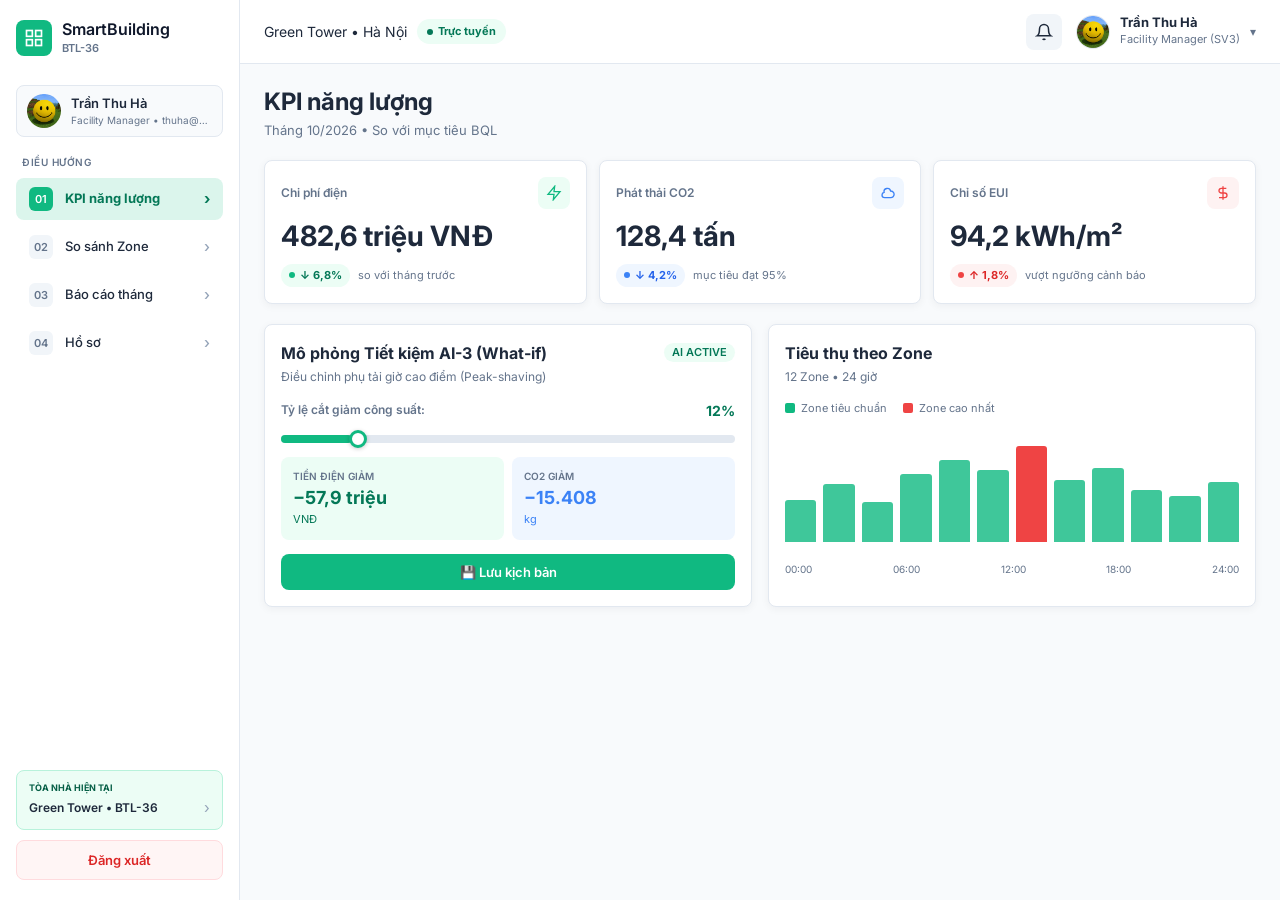
<file: pages/manager-energy-kpis.html>
<!DOCTYPE html>
<html lang="vi">
<head>
  <meta charset="UTF-8">
  <meta name="viewport" content="width=device-width, initial-scale=1.0">
  <title>KPI Năng Lượng & AI-3 What-if Simulator - SmartBuilding (Team 01)</title>
  <link rel="preconnect" href="https://fonts.googleapis.com">
  <link rel="preconnect" href="https://fonts.gstatic.com" crossorigin>
  <link href="https://fonts.googleapis.com/css2?family=Inter:wght@400;500;600;700&display=swap" rel="stylesheet">
  <link rel="stylesheet" href="../css/style.css">
  <link rel="stylesheet" href="../css/admin-manager.css">
  <link rel="stylesheet" href="../css/responsive-admin-manager.css">
  <link rel="stylesheet" href="../css/responsive.css">
</head>
<body>

  <!-- Backdrop for Mobile Off-Canvas Drawer -->
  <div id="sidebarOverlay" class="sidebar-overlay"></div>

  <div class="app-layout">
    <!-- Sidebar Navigation (Desktop & Mobile Drawer) -->
    <aside id="appSidebar" class="app-sidebar">
      <!-- Brand Logo -->
      <div class="sidebar-brand">
        <div class="brand-logo">
          <svg width="20" height="20" viewBox="0 0 24 24" fill="none" stroke="white" stroke-width="2">
            <rect x="3" y="3" width="7" height="7"></rect>
            <rect x="14" y="3" width="7" height="7"></rect>
            <rect x="14" y="14" width="7" height="7"></rect>
            <rect x="3" y="14" width="7" height="7"></rect>
          </svg>
        </div>
        <div class="brand-text">
          <span class="brand-title">SmartBuilding</span>
          <span class="brand-sub">BTL-36</span>
        </div>
        <button id="closeSidebarBtn" class="close-sidebar-btn" aria-label="Đóng menu">&times;</button>
      </div>

      <!-- User Profile Box -->
      <div class="sidebar-profile">
        <div class="profile-avatar">TH</div>
        <div class="profile-info">
          <div class="profile-name">Trần Thu Hà</div>
          <div class="profile-role">Facility Manager • thuha@greentower.vn</div>
        </div>
      </div>

      <!-- Main Navigation -->
      <div class="sidebar-section-title">ĐIỀU HƯỚNG</div>
      <nav class="sidebar-nav">
        <a href="manager-energy-kpis.html" class="nav-item active">
          <span class="nav-num">01</span>
          <span class="nav-label">KPI năng lượng</span>
          <span class="nav-arrow">&rsaquo;</span>
        </a>
        <a href="manager-zone-comparison.html" class="nav-item">
          <span class="nav-num">02</span>
          <span class="nav-label">So sánh Zone</span>
          <span class="nav-arrow">&rsaquo;</span>
        </a>
        <a href="manager-monthly-report.html" class="nav-item">
          <span class="nav-num">03</span>
          <span class="nav-label">Báo cáo tháng</span>
          <span class="nav-arrow">&rsaquo;</span>
        </a>
        <a href="profile.html?role=manager" class="nav-item">
          <span class="nav-num">04</span>
          <span class="nav-label">Hồ sơ</span>
          <span class="nav-arrow">&rsaquo;</span>
        </a>
      </nav>

      <!-- Sidebar Footer -->
      <div class="sidebar-bottom">
        <div class="building-badge">
          <span class="building-badge-sub">TÒA NHÀ HIỆN TẠI</span>
          <div class="building-badge-main">
            <span class="building-name">Green Tower • BTL-36</span>
            <span class="nav-arrow">&rsaquo;</span>
          </div>
        </div>
        <button class="btn-logout" onclick="handleLogout()">Đăng xuất</button>
      </div>
    </aside>

    <!-- Main Content Wrapper -->
    <div class="main-wrapper">
      <!-- Master Header -->
      <header class="app-header">
        <div class="header-left">
          <button id="menuToggleBtn" class="menu-toggle-btn" aria-label="Mở menu điều hướng">
            <svg width="22" height="22" viewBox="0 0 24 24" fill="none" stroke="#1E293B" stroke-width="2">
              <line x1="3" y1="12" x2="21" y2="12"></line>
              <line x1="3" y1="6" x2="21" y2="6"></line>
              <line x1="3" y1="18" x2="21" y2="18"></line>
            </svg>
          </button>
          <div class="header-location">
            <span class="location-name">Green Tower • Hà Nội</span>
            <span class="status-online"><span class="dot"></span> Trực tuyến</span>
          </div>
        </div>

        <div class="header-right">
          <button class="header-icon-btn" aria-label="Thông báo hệ thống">
            <svg width="18" height="18" viewBox="0 0 24 24" fill="none" stroke="#1E293B" stroke-width="2">
              <path d="M18 8A6 6 0 0 0 6 8c0 7-3 9-3 9h18s-3-2-3-9"></path>
              <path d="M13.73 21a2 2 0 0 1-3.46 0"></path>
            </svg>
          </button>
          <div class="header-user" onclick="location.href='profile.html?role=manager'">
            <img src="../assets/images/profilepic.webp" alt="Trần Thu Hà" class="user-avatar-img">
            <div class="user-text">
              <span class="user-name">Trần Thu Hà</span>
              <span class="user-role">Facility Manager (SV3)</span>
            </div>
            <span class="user-chevron">&#9662;</span>
          </div>
        </div>
      </header>

      <!-- Main Page Content Body -->
      <main class="content-body">
        <!-- Page Title & Subtitle -->
        <div class="page-title-box">
          <h1 class="page-title-text">KPI năng lượng</h1>
          <p class="page-subtitle-text">Tháng 10/2026 • So với mục tiêu BQL</p>
        </div>

        <!-- Row 1: 3 KPI Cards -->
        <div class="kpi-row">
          <!-- Card 1: Chi phí điện -->
          <div class="card kpi-card">
            <div class="kpi-indicator-bar" style="background-color: #10B981; display: none;"></div>
            <div class="kpi-card-header">
              <span class="kpi-label">Chi phí điện</span>
              <div class="kpi-icon-wrap" style="background-color: #ECFDF5;">
                <svg width="16" height="16" viewBox="0 0 24 24" fill="none" stroke="#10B981" stroke-width="2">
                  <path d="M13 2L3 14h9l-1 8 10-12h-9l1-8z"></path>
                </svg>
              </div>
            </div>
            <div class="kpi-val">482,6 triệu VNĐ</div>
            <div class="kpi-card-footer">
              <span class="kpi-pill" style="background-color: #ECFDF5; color: #047857;">
                <span class="pill-dot" style="background-color: #10B981;"></span>
                ↓ 6,8%
              </span>
              <span class="kpi-subtext">so với tháng trước</span>
            </div>
          </div>

          <!-- Card 2: Phát thải CO2 -->
          <div class="card kpi-card">
            <div class="kpi-indicator-bar" style="background-color: #3B82F6; display: none;"></div>
            <div class="kpi-card-header">
              <span class="kpi-label">Phát thải CO2</span>
              <div class="kpi-icon-wrap" style="background-color: #EFF6FF;">
                <svg width="16" height="16" viewBox="0 0 24 24" fill="none" stroke="#3B82F6" stroke-width="2">
                  <path d="M3 15a4 4 0 0 0 4 4h9a5 5 0 1 0-.1-9.99 5.002 5.002 0 0 0-9.78 2.09A4.001 4.001 0 0 0 3 15z"></path>
                </svg>
              </div>
            </div>
            <div class="kpi-val">128,4 tấn</div>
            <div class="kpi-card-footer">
              <span class="kpi-pill" style="background-color: #EFF6FF; color: #2563EB;">
                <span class="pill-dot" style="background-color: #3B82F6;"></span>
                ↓ 4,2%
              </span>
              <span class="kpi-subtext">mục tiêu đạt 95%</span>
            </div>
          </div>

          <!-- Card 3: Hiệu suất năng lượng (EUI) -->
          <div class="card kpi-card">
            <div class="kpi-indicator-bar" style="background-color: #EF4444; display: none;"></div>
            <div class="kpi-card-header">
              <span class="kpi-label">Chỉ số EUI</span>
              <div class="kpi-icon-wrap" style="background-color: #FEF2F2;">
                <svg width="16" height="16" viewBox="0 0 24 24" fill="none" stroke="#EF4444" stroke-width="2">
                  <path d="M12 2v20M17 5H9.5a3.5 3.5 0 0 0 0 7h5a3.5 3.5 0 0 1 0 7H6"></path>
                </svg>
              </div>
            </div>
            <div class="kpi-val">94,2 kWh/m²</div>
            <div class="kpi-card-footer">
              <span class="kpi-pill" style="background-color: #FEF2F2; color: #DC2626;">
                <span class="pill-dot" style="background-color: #EF4444;"></span>
                ↑ 1,8%
              </span>
              <span class="kpi-subtext">vượt ngưỡng cảnh báo</span>
            </div>
          </div>
        </div>

        <!-- Row 2: 2 Main Widgets (Simulator & Chart) -->
        <div class="widgets-row">
          <!-- Widget 1: AI-3 What-if Simulator -->
          <div class="card widget-card simulator-card">
            <div class="widget-title-area">
              <div style="display: flex; justify-content: space-between; align-items: center;">
                <h2 class="widget-title">Mô phỏng Tiết kiệm AI-3 (What-if)</h2>
                <span class="badge badge-success">AI ACTIVE</span>
              </div>
              <p class="widget-subtitle">Điều chỉnh phụ tải giờ cao điểm (Peak-shaving)</p>
            </div>

            <!-- Slider Control Row -->
            <div class="sim-slider-row">
              <span class="sim-slider-label">Tỷ lệ cắt giảm công suất:</span>
              <span id="reductionPercentDisplay" class="sim-slider-val">12%</span>
            </div>

            <!-- Modern Slider Track -->
            <div class="range-track-container">
              <div id="rangeFillBar" class="range-fill-bar" style="width: 15.5%;"></div>
              <input type="range" id="powerReductionSlider" class="range-slider-native" min="5" max="50" step="1" value="12" aria-label="Điều chỉnh tỷ lệ cắt giảm công suất">
            </div>

            <!-- Simulator Output Metrics -->
            <div class="sim-results-grid">
              <div class="sim-result-box sim-box-green">
                <span class="sim-box-label">Tiền điện giảm</span>
                <span id="savedCostVal" class="sim-box-value">−57,9 triệu</span>
                <span class="sim-box-unit" style="color: var(--primary-green-dark);">VNĐ</span>
              </div>

              <div class="sim-result-box sim-box-blue">
                <span class="sim-box-label">CO2 giảm</span>
                <span id="savedCO2Val" class="sim-box-value">−15.408</span>
                <span class="sim-box-unit" style="color: var(--secondary-blue);">kg</span>
              </div>
            </div>

            <!-- Action Button -->
            <button id="btnSaveScenario" class="btn-save-scenario">💾 Lưu kịch bản</button>
          </div>

          <!-- Widget 2: Tiêu thụ theo Zone Bar Chart -->
          <div class="card widget-card">
            <div class="widget-title-area">
              <h2 class="widget-title">Tiêu thụ theo Zone</h2>
              <p class="widget-subtitle">12 Zone • 24 giờ</p>
            </div>

            <!-- Chart Legend -->
            <div class="zone-chart-legend">
              <div class="legend-item">
                <span class="legend-color-box" style="background-color: #10B981;"></span>
                <span>Zone tiêu chuẩn</span>
              </div>
              <div class="legend-item">
                <span class="legend-color-box" style="background-color: #EF4444;"></span>
                <span>Zone cao nhất</span>
              </div>
            </div>

            <!-- 12 Bars Matching Figma -->
            <div class="bars-container">
              <div class="chart-bar" style="height: 42px;" data-zone="Zone 01 (Sảnh chính)" data-kw="42.5"></div>
              <div class="chart-bar" style="height: 58px;" data-zone="Zone 02 (Tầng 2)" data-kw="58.1"></div>
              <div class="chart-bar" style="height: 40px;" data-zone="Zone 03 (Tầng 3)" data-kw="40.0"></div>
              <div class="chart-bar" style="height: 68px;" data-zone="Zone 04 (Tầng 4)" data-kw="68.4"></div>
              <div class="chart-bar" style="height: 82px;" data-zone="Zone 05 (Tầng 5 - VP Kỹ thuật)" data-kw="82.0"></div>
              <div class="chart-bar" style="height: 72px;" data-zone="Zone 06 (Tầng 6)" data-kw="72.3"></div>
              <div class="chart-bar bar-peak" style="height: 96px;" data-zone="Zone 07 (Tầng 12 - Server Room)" data-kw="115.8"></div>
              <div class="chart-bar" style="height: 62px;" data-zone="Zone 08 (Tầng 8 - Hội nghị)" data-kw="62.5"></div>
              <div class="chart-bar" style="height: 74px;" data-zone="Zone 09 (Tầng 9)" data-kw="74.2"></div>
              <div class="chart-bar" style="height: 52px;" data-zone="Zone 10 (Tầng 10)" data-kw="52.0"></div>
              <div class="chart-bar" style="height: 46px;" data-zone="Zone 11 (Tầng 11)" data-kw="46.3"></div>
              <div class="chart-bar" style="height: 60px;" data-zone="Zone 12 (Tầng Thượng)" data-kw="60.1"></div>
            </div>

            <!-- Time Axis Labels -->
            <div class="chart-timeline-labels">
              <span>00:00</span>
              <span>06:00</span>
              <span>12:00</span>
              <span>18:00</span>
              <span>24:00</span>
            </div>
          </div>
        </div>
      </main>
    </div>
  </div>

  <!-- Mobile Bottom Navigation Bar (Figma Standard) -->
  <nav class="mobile-bottom-nav" aria-label="Điều hướng di động">
    <a href="manager-energy-kpis.html" class="bottom-nav-item active">
      <span class="bottom-nav-icon">📊</span>
      <span class="bottom-nav-label">KPI năng lượng</span>
    </a>
    <a href="manager-zone-comparison.html" class="bottom-nav-item">
      <span class="bottom-nav-icon">📈</span>
      <span class="bottom-nav-label">So sánh Zone</span>
    </a>
    <a href="manager-monthly-report.html" class="bottom-nav-item">
      <span class="bottom-nav-icon">📑</span>
      <span class="bottom-nav-label">Báo cáo tháng</span>
    </a>
    <a href="profile.html?role=manager" class="bottom-nav-item">
      <span class="bottom-nav-icon">👤</span>
      <span class="bottom-nav-label">Hồ sơ</span>
    </a>
  </nav>

  <!-- Toast Notification Container -->
  <div id="toastContainer" class="toast-container"></div>

  <!-- Scripts -->
  <script src="../js/main.js" defer></script>
  <script src="../js/manager-kpis.js" defer></script>
</body>
</html>
</file>
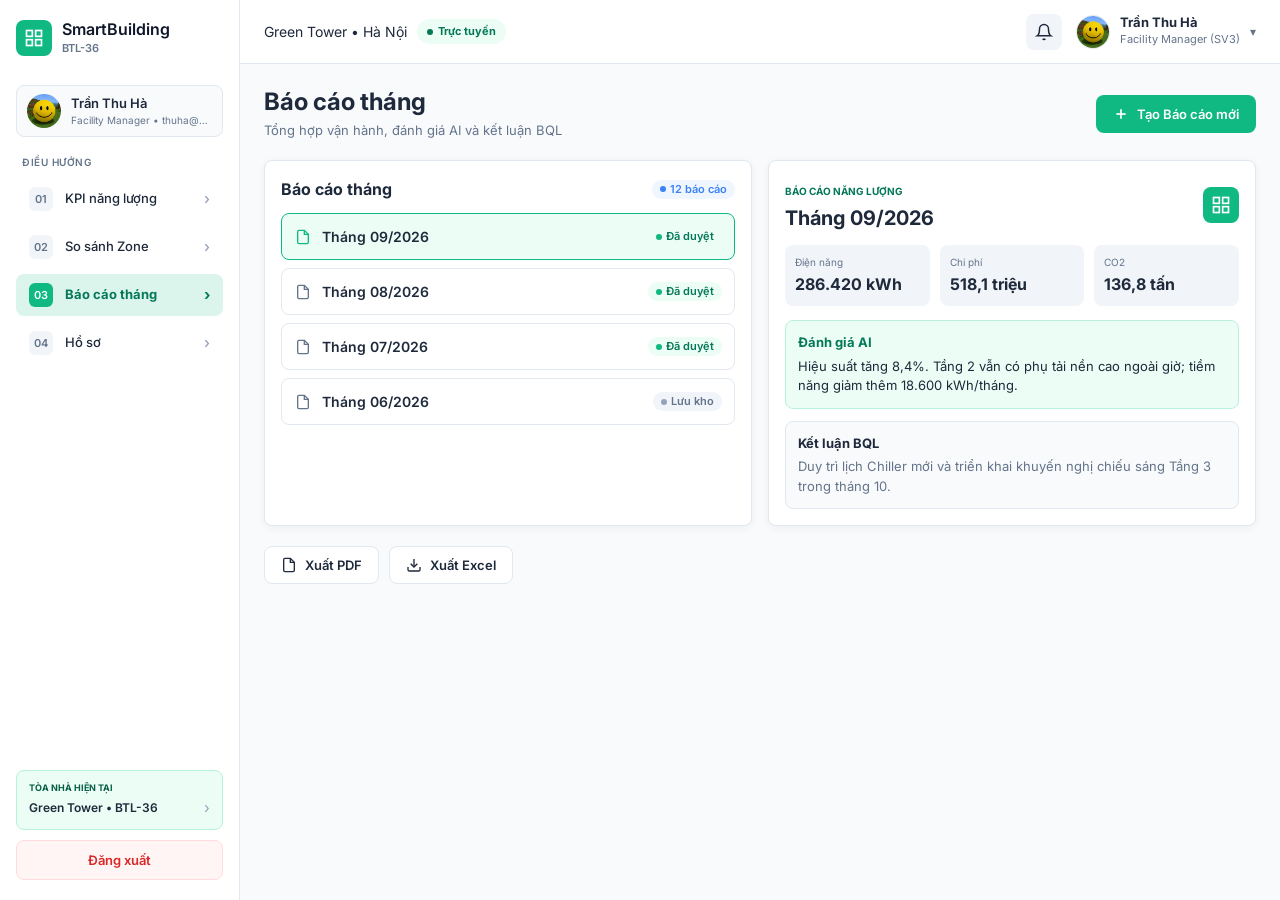
<file: pages/manager-monthly-report.html>
<!DOCTYPE html>
<html lang="vi">
<head>
  <meta charset="UTF-8">
  <meta name="viewport" content="width=device-width, initial-scale=1.0">
  <title>Báo Cáo Tháng - SmartBuilding (Team 01)</title>
  <link rel="preconnect" href="https://fonts.googleapis.com">
  <link rel="preconnect" href="https://fonts.gstatic.com" crossorigin>
  <link href="https://fonts.googleapis.com/css2?family=Inter:wght@400;500;600;700&display=swap" rel="stylesheet">
  <link rel="stylesheet" href="../css/style.css">
  <link rel="stylesheet" href="../css/admin-manager.css">
  <link rel="stylesheet" href="../css/responsive-admin-manager.css">
  <link rel="stylesheet" href="../css/responsive.css">
</head>
<body>

  <!-- Backdrop for Mobile Off-Canvas Drawer -->
  <div id="sidebarOverlay" class="sidebar-overlay"></div>

  <div class="app-layout">
    <!-- Sidebar Navigation (Desktop & Mobile Drawer) -->
    <aside id="appSidebar" class="app-sidebar">
      <!-- Brand Logo -->
      <div class="sidebar-brand">
        <div class="brand-logo">
          <svg width="20" height="20" viewBox="0 0 24 24" fill="none" stroke="white" stroke-width="2">
            <rect x="3" y="3" width="7" height="7"></rect>
            <rect x="14" y="3" width="7" height="7"></rect>
            <rect x="14" y="14" width="7" height="7"></rect>
            <rect x="3" y="14" width="7" height="7"></rect>
          </svg>
        </div>
        <div class="brand-text">
          <span class="brand-title">SmartBuilding</span>
          <span class="brand-sub">BTL-36</span>
        </div>
        <button id="closeSidebarBtn" class="close-sidebar-btn" aria-label="Đóng menu">&times;</button>
      </div>

      <!-- User Profile Box -->
      <div class="sidebar-profile">
        <div class="profile-avatar">TH</div>
        <div class="profile-info">
          <div class="profile-name">Trần Thu Hà</div>
          <div class="profile-role">Facility Manager • thuha@greentower.vn</div>
        </div>
      </div>

      <!-- Main Navigation -->
      <div class="sidebar-section-title">ĐIỀU HƯỚNG</div>
      <nav class="sidebar-nav">
        <a href="manager-energy-kpis.html" class="nav-item">
          <span class="nav-num">01</span>
          <span class="nav-label">KPI năng lượng</span>
          <span class="nav-arrow">&rsaquo;</span>
        </a>
        <a href="manager-zone-comparison.html" class="nav-item">
          <span class="nav-num">02</span>
          <span class="nav-label">So sánh Zone</span>
          <span class="nav-arrow">&rsaquo;</span>
        </a>
        <a href="manager-monthly-report.html" class="nav-item active">
          <span class="nav-num">03</span>
          <span class="nav-label">Báo cáo tháng</span>
          <span class="nav-arrow">&rsaquo;</span>
        </a>
        <a href="profile.html?role=manager" class="nav-item">
          <span class="nav-num">04</span>
          <span class="nav-label">Hồ sơ</span>
          <span class="nav-arrow">&rsaquo;</span>
        </a>
      </nav>

      <!-- Sidebar Footer -->
      <div class="sidebar-bottom">
        <div class="building-badge">
          <span class="building-badge-sub">TÒA NHÀ HIỆN TẠI</span>
          <div class="building-badge-main">
            <span class="building-name">Green Tower • BTL-36</span>
            <span class="nav-arrow">&rsaquo;</span>
          </div>
        </div>
        <button class="btn-logout" onclick="handleLogout()">Đăng xuất</button>
      </div>
    </aside>

    <!-- Main Content Wrapper -->
    <div class="main-wrapper">
      <!-- Master Header -->
      <header class="app-header">
        <div class="header-left">
          <button id="menuToggleBtn" class="menu-toggle-btn" aria-label="Mở menu điều hướng">
            <svg width="22" height="22" viewBox="0 0 24 24" fill="none" stroke="#1E293B" stroke-width="2">
              <line x1="3" y1="12" x2="21" y2="12"></line>
              <line x1="3" y1="6" x2="21" y2="6"></line>
              <line x1="3" y1="18" x2="21" y2="18"></line>
            </svg>
          </button>
          <div class="header-location">
            <span class="location-name">Green Tower • Hà Nội</span>
            <span class="status-online"><span class="dot"></span> Trực tuyến</span>
          </div>
        </div>

        <div class="header-right">
          <button class="header-icon-btn" aria-label="Thông báo hệ thống">
            <svg width="18" height="18" viewBox="0 0 24 24" fill="none" stroke="#1E293B" stroke-width="2">
              <path d="M18 8A6 6 0 0 0 6 8c0 7-3 9-3 9h18s-3-2-3-9"></path>
              <path d="M13.73 21a2 2 0 0 1-3.46 0"></path>
            </svg>
          </button>
          <div class="header-user" onclick="location.href='profile.html?role=manager'">
            <img src="../assets/images/profilepic.webp" alt="Trần Thu Hà" class="user-avatar-img">
            <div class="user-text">
              <span class="user-name">Trần Thu Hà</span>
              <span class="user-role">Facility Manager (SV3)</span>
            </div>
            <span class="user-chevron">&#9662;</span>
          </div>
        </div>
      </header>

      <!-- Main Page Content Body -->
      <main class="content-body">
        <!-- Title & Action Button -->
        <div class="page-header-row">
          <div class="page-title-box">
            <h1 class="page-title-text">Báo cáo tháng</h1>
            <p class="page-subtitle-text">Tổng hợp vận hành, đánh giá AI và kết luận BQL</p>
          </div>
          <button id="btnCreateReport" class="btn btn-primary">
            <svg width="16" height="16" viewBox="0 0 24 24" fill="none" stroke="currentColor" stroke-width="2.5">
              <line x1="12" y1="5" x2="12" y2="19"></line>
              <line x1="5" y1="12" x2="19" y2="12"></line>
            </svg>
            <span>Tạo Báo cáo mới</span>
          </button>
        </div>

        <!-- 2 Columns Layout Matching Figma -->
        <div class="report-two-cols">
          <!-- Left Column: Danh sách báo cáo tháng -->
          <section class="card" style="flex: 1;" aria-labelledby="reportListHeading">
            <div class="card-header">
              <h2 id="reportListHeading" class="card-title">Báo cáo tháng</h2>
              <div class="badge badge-info">
                <span class="pill-dot" style="background-color: var(--secondary-blue);"></span>
                <span>12 báo cáo</span>
              </div>
            </div>

            <!-- List Container of reports -->
            <div id="monthlyReportsList" style="width: 100%; display: flex; flex-direction: column; gap: 8px;">
              <!-- Rendered dynamically by manager-monthly-report.js -->
            </div>
          </section>

          <!-- Right Column: Chi tiết báo cáo được chọn -->
          <section class="card" style="flex: 1;" aria-labelledby="detailReportTitle">
            <div class="card-header">
              <div>
                <span style="color: var(--primary-green-dark); font-size: 10px; font-weight: 700; text-transform: uppercase;">BÁO CÁO NĂNG LƯỢNG</span>
                <h2 id="detailReportTitle" class="card-title" style="font-size: 20px; margin-top: 2px;">Tháng 09/2026</h2>
              </div>
              <div class="brand-logo" style="width: 36px; height: 36px; font-size: 16px;">
                <svg width="20" height="20" viewBox="0 0 24 24" fill="none" stroke="white" stroke-width="2">
                  <rect x="3" y="3" width="7" height="7"></rect>
                  <rect x="14" y="3" width="7" height="7"></rect>
                  <rect x="14" y="14" width="7" height="7"></rect>
                  <rect x="3" y="14" width="7" height="7"></rect>
                </svg>
              </div>
            </div>

            <!-- 3 Metrics Row -->
            <div style="display: flex; gap: 10px; width: 100%; margin-bottom: 14px;">
              <div style="flex: 1; padding: 10px; background: #F1F5F9; border-radius: 8px;">
                <div style="color: var(--text-muted); font-size: 10px;">Điện năng</div>
                <div id="detailKwhVal" style="color: var(--text-dark); font-size: 16px; font-weight: 700; margin-top: 2px;">286.420 kWh</div>
              </div>
              <div style="flex: 1; padding: 10px; background: #F1F5F9; border-radius: 8px;">
                <div style="color: var(--text-muted); font-size: 10px;">Chi phí</div>
                <div id="detailCostVal" style="color: var(--text-dark); font-size: 16px; font-weight: 700; margin-top: 2px;">518,1 triệu</div>
              </div>
              <div style="flex: 1; padding: 10px; background: #F1F5F9; border-radius: 8px;">
                <div style="color: var(--text-muted); font-size: 10px;">CO2</div>
                <div id="detailCo2Val" style="color: var(--text-dark); font-size: 16px; font-weight: 700; margin-top: 2px;">136,8 tấn</div>
              </div>
            </div>

            <!-- AI Review Card -->
            <div style="padding: 12px; background: var(--primary-green-light); border-radius: 8px; margin-bottom: 12px; border: 1px solid var(--primary-green-border);">
              <div style="color: var(--primary-green-dark); font-size: 13px; font-weight: 700; margin-bottom: 4px;">Đánh giá AI</div>
              <div id="detailAiReviewText" style="color: var(--text-dark); font-size: 13px; line-height: 1.5;">Hiệu suất tăng 8,4%. Tầng 2 vẫn có phụ tải nền cao ngoài giờ; tiềm năng giảm thêm 18.600 kWh/tháng.</div>
            </div>

            <!-- Mgmt Conclusion Card -->
            <div style="padding: 12px; background: #F8FAFC; border-radius: 8px; border: 1px solid var(--border-color);">
              <div style="color: var(--text-dark); font-size: 13px; font-weight: 700; margin-bottom: 4px;">Kết luận BQL</div>
              <div id="detailMgmtConclusionText" style="color: var(--text-muted); font-size: 13px; line-height: 1.5;">Duy trì lịch Chiller mới và triển khai khuyến nghị chiếu sáng Tầng 3 trong tháng 10.</div>
            </div>
          </section>
        </div>

        <!-- Action Buttons: Xuất PDF & Xuất Excel -->
        <div style="display: flex; gap: 10px;">
          <button id="btnExportPdf" class="btn btn-outline">
            <svg width="16" height="16" viewBox="0 0 24 24" fill="none" stroke="currentColor" stroke-width="2">
              <path d="M14 2H6a2 2 0 0 0-2 2v16a2 2 0 0 0 2 2h12a2 2 0 0 0 2-2V8z"></path>
              <polyline points="14 2 14 8 20 8"></polyline>
            </svg>
            <span>Xuất PDF</span>
          </button>
          <button id="btnExportExcel" class="btn btn-outline">
            <svg width="16" height="16" viewBox="0 0 24 24" fill="none" stroke="currentColor" stroke-width="2">
              <path d="M21 15v4a2 2 0 0 1-2 2H5a2 2 0 0 1-2-2v-4"></path>
              <polyline points="7 10 12 15 17 10"></polyline>
              <line x1="12" y1="15" x2="12" y2="3"></line>
            </svg>
            <span>Xuất Excel</span>
          </button>
        </div>
      </main>
    </div>
  </div>

  <!-- Mobile Bottom Navigation Bar (Figma Standard) -->
  <nav class="mobile-bottom-nav" aria-label="Điều hướng di động">
    <a href="manager-energy-kpis.html" class="bottom-nav-item">
      <span class="bottom-nav-icon">📊</span>
      <span class="bottom-nav-label">KPI năng lượng</span>
    </a>
    <a href="manager-zone-comparison.html" class="bottom-nav-item">
      <span class="bottom-nav-icon">📈</span>
      <span class="bottom-nav-label">So sánh Zone</span>
    </a>
    <a href="manager-monthly-report.html" class="bottom-nav-item active">
      <span class="bottom-nav-icon">📑</span>
      <span class="bottom-nav-label">Báo cáo tháng</span>
    </a>
    <a href="profile.html?role=manager" class="bottom-nav-item">
      <span class="bottom-nav-icon">👤</span>
      <span class="bottom-nav-label">Hồ sơ</span>
    </a>
  </nav>

  <!-- Toast Notification Container -->
  <div id="toastContainer" class="toast-container"></div>

  <!-- Scripts -->
  <script src="../js/main.js" defer></script>
  <script src="../js/manager-monthly-report.js" defer></script>
</body>
</html>
</file>
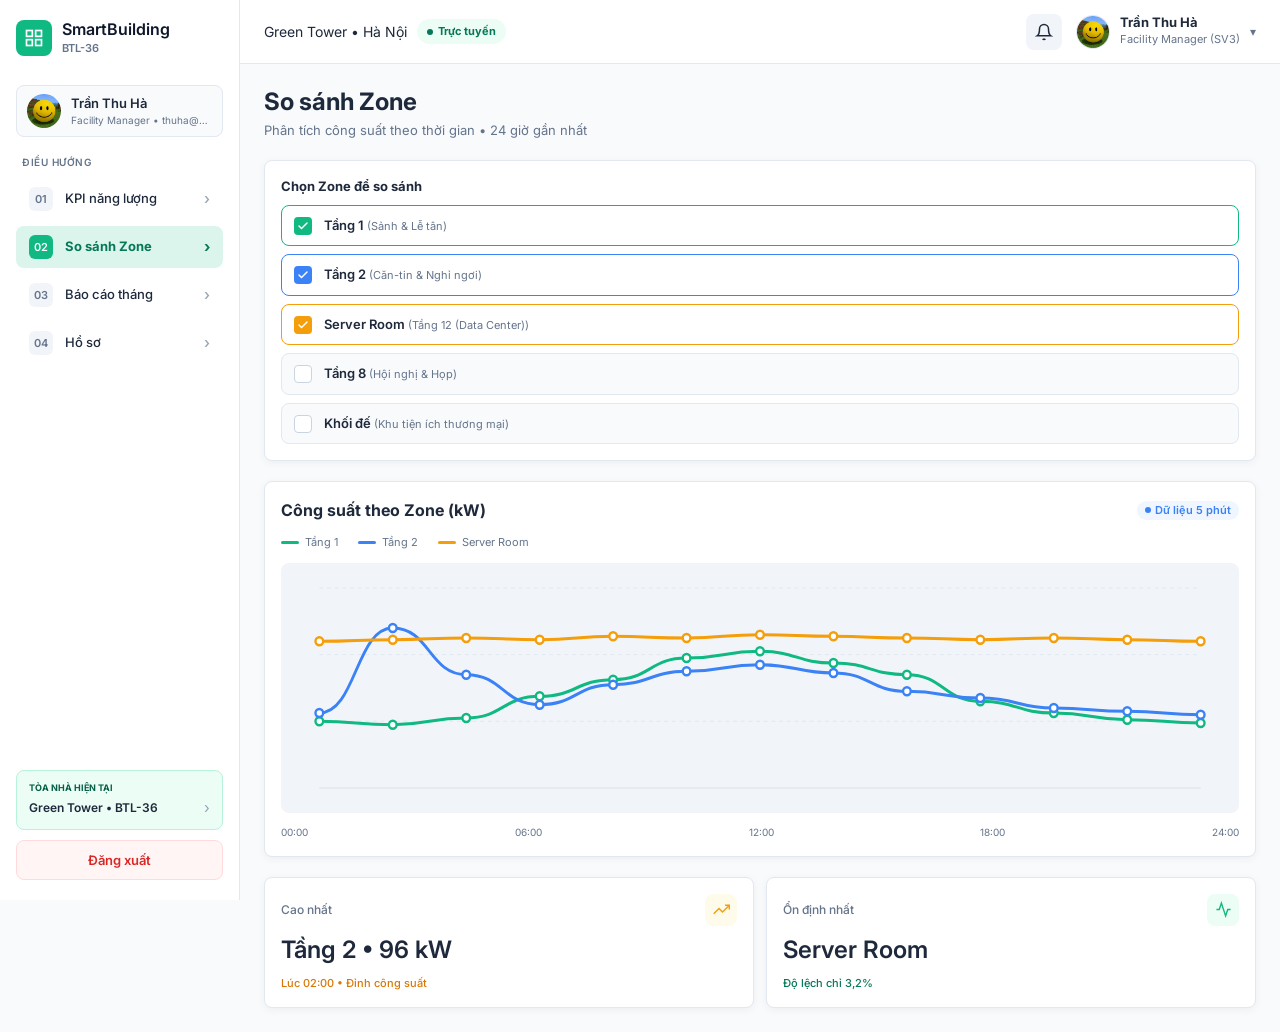
<file: pages/manager-zone-comparison.html>
<!DOCTYPE html>
<html lang="vi">
<head>
  <meta charset="UTF-8">
  <meta name="viewport" content="width=device-width, initial-scale=1.0">
  <title>So Sánh Công Suất Zone - SmartBuilding (Team 01)</title>
  <link rel="preconnect" href="https://fonts.googleapis.com">
  <link rel="preconnect" href="https://fonts.gstatic.com" crossorigin>
  <link href="https://fonts.googleapis.com/css2?family=Inter:wght@400;500;600;700&display=swap" rel="stylesheet">
  <link rel="stylesheet" href="../css/style.css">
  <link rel="stylesheet" href="../css/admin-manager.css">
  <link rel="stylesheet" href="../css/responsive-admin-manager.css">
  <link rel="stylesheet" href="../css/responsive.css">
</head>
<body>

  <!-- Backdrop for Mobile Off-Canvas Drawer -->
  <div id="sidebarOverlay" class="sidebar-overlay"></div>

  <div class="app-layout">
    <!-- Sidebar Navigation (Desktop & Mobile Drawer) -->
    <aside id="appSidebar" class="app-sidebar">
      <!-- Brand Logo -->
      <div class="sidebar-brand">
        <div class="brand-logo">
          <svg width="20" height="20" viewBox="0 0 24 24" fill="none" stroke="white" stroke-width="2">
            <rect x="3" y="3" width="7" height="7"></rect>
            <rect x="14" y="3" width="7" height="7"></rect>
            <rect x="14" y="14" width="7" height="7"></rect>
            <rect x="3" y="14" width="7" height="7"></rect>
          </svg>
        </div>
        <div class="brand-text">
          <span class="brand-title">SmartBuilding</span>
          <span class="brand-sub">BTL-36</span>
        </div>
        <button id="closeSidebarBtn" class="close-sidebar-btn" aria-label="Đóng menu">&times;</button>
      </div>

      <!-- User Profile Box -->
      <div class="sidebar-profile">
        <div class="profile-avatar">TH</div>
        <div class="profile-info">
          <div class="profile-name">Trần Thu Hà</div>
          <div class="profile-role">Facility Manager • thuha@greentower.vn</div>
        </div>
      </div>

      <!-- Main Navigation -->
      <div class="sidebar-section-title">ĐIỀU HƯỚNG</div>
      <nav class="sidebar-nav">
        <a href="manager-energy-kpis.html" class="nav-item">
          <span class="nav-num">01</span>
          <span class="nav-label">KPI năng lượng</span>
          <span class="nav-arrow">&rsaquo;</span>
        </a>
        <a href="manager-zone-comparison.html" class="nav-item active">
          <span class="nav-num">02</span>
          <span class="nav-label">So sánh Zone</span>
          <span class="nav-arrow">&rsaquo;</span>
        </a>
        <a href="manager-monthly-report.html" class="nav-item">
          <span class="nav-num">03</span>
          <span class="nav-label">Báo cáo tháng</span>
          <span class="nav-arrow">&rsaquo;</span>
        </a>
        <a href="profile.html?role=manager" class="nav-item">
          <span class="nav-num">04</span>
          <span class="nav-label">Hồ sơ</span>
          <span class="nav-arrow">&rsaquo;</span>
        </a>
      </nav>

      <!-- Sidebar Footer -->
      <div class="sidebar-bottom">
        <div class="building-badge">
          <span class="building-badge-sub">TÒA NHÀ HIỆN TẠI</span>
          <div class="building-badge-main">
            <span class="building-name">Green Tower • BTL-36</span>
            <span class="nav-arrow">&rsaquo;</span>
          </div>
        </div>
        <button class="btn-logout" onclick="handleLogout()">Đăng xuất</button>
      </div>
    </aside>

    <!-- Main Content Wrapper -->
    <div class="main-wrapper">
      <!-- Master Header -->
      <header class="app-header">
        <div class="header-left">
          <button id="menuToggleBtn" class="menu-toggle-btn" aria-label="Mở menu điều hướng">
            <svg width="22" height="22" viewBox="0 0 24 24" fill="none" stroke="#1E293B" stroke-width="2">
              <line x1="3" y1="12" x2="21" y2="12"></line>
              <line x1="3" y1="6" x2="21" y2="6"></line>
              <line x1="3" y1="18" x2="21" y2="18"></line>
            </svg>
          </button>
          <div class="header-location">
            <span class="location-name">Green Tower • Hà Nội</span>
            <span class="status-online"><span class="dot"></span> Trực tuyến</span>
          </div>
        </div>

        <div class="header-right">
          <button class="header-icon-btn" aria-label="Thông báo hệ thống">
            <svg width="18" height="18" viewBox="0 0 24 24" fill="none" stroke="#1E293B" stroke-width="2">
              <path d="M18 8A6 6 0 0 0 6 8c0 7-3 9-3 9h18s-3-2-3-9"></path>
              <path d="M13.73 21a2 2 0 0 1-3.46 0"></path>
            </svg>
          </button>
          <div class="header-user" onclick="location.href='profile.html?role=manager'">
            <img src="../assets/images/profilepic.webp" alt="Trần Thu Hà" class="user-avatar-img">
            <div class="user-text">
              <span class="user-name">Trần Thu Hà</span>
              <span class="user-role">Facility Manager (SV3)</span>
            </div>
            <span class="user-chevron">&#9662;</span>
          </div>
        </div>
      </header>

      <!-- Main Page Content Body -->
      <main class="content-body">
        <!-- Page Title & Subtitle -->
        <div class="page-title-box">
          <h1 class="page-title-text">So sánh Zone</h1>
          <p class="page-subtitle-text">Phân tích công suất theo thời gian • 24 giờ gần nhất</p>
        </div>

        <!-- Card 1: Chọn Zone để so sánh -->
        <section class="card" aria-labelledby="zoneSelectTitle">
          <div class="card-header" style="margin-bottom: 8px;">
            <span id="zoneSelectTitle" class="card-title" style="font-size: 13px;">Chọn Zone để so sánh</span>
          </div>

          <!-- Desktop Zone Checkbox List -->
          <div id="zoneSelectorList" class="zone-desktop-list zone-selector-list" role="group" aria-label="Danh sách Zone so sánh">
            <!-- Rendered dynamically by manager-zone-comparison.js -->
          </div>

          <!-- Mobile Compact Selector Dropdown -->
          <div class="zone-mobile-dropdown" style="display: none; width: 100%; flex-direction: column; gap: 6px;">
            <div id="mobileZoneDropdownBtn" style="height: 44px; padding: 0 12px; background: white; border-radius: 8px; border: 1px solid var(--border-color); display: flex; align-items: center; gap: 8px; cursor: pointer;">
              <svg width="16" height="16" viewBox="0 0 24 24" fill="none" stroke="#64748B" stroke-width="2">
                <path d="M4 6h16M4 12h16M4 18h7"></path>
              </svg>
              <div id="mobileSelectedZonesText" style="flex: 1; color: var(--text-muted); font-size: 13px; overflow: hidden; text-overflow: ellipsis; white-space: nowrap;">Tầng 1, Tầng 2, Server Room</div>
              <div style="color: var(--text-muted); font-size: 12px;">&#9662;</div>
            </div>
          </div>
        </section>

        <!-- Card 2: Công suất theo Zone (kW) & Multi-line Chart -->
        <section class="card" aria-labelledby="chartSectionTitle">
          <div class="card-header">
            <h2 id="chartSectionTitle" class="card-title" style="font-size: 16px;">Công suất theo Zone (kW)</h2>
            <div class="badge badge-info">
              <span class="pill-dot" style="background-color: var(--secondary-blue);"></span>
              <span>Dữ liệu 5 phút</span>
            </div>
          </div>

          <div style="display: flex; flex-direction: column; gap: 12px; width: 100%;">
            <!-- Dynamic Chart Legend -->
            <div id="chartLegendContainer" style="display: flex; gap: 20px; flex-wrap: wrap;">
              <!-- Rendered dynamically -->
            </div>

            <!-- Multi-line SVG Chart Container -->
            <div class="chart-container-box">
              <svg id="chartSvgLayer" class="chart-svg-layer" viewBox="0 0 1000 250" preserveAspectRatio="none" aria-label="Biểu đồ công suất 24h">
                <!-- Rendered dynamically by manager-zone-comparison.js -->
              </svg>
              <!-- Tooltip Bubble on Hover -->
              <div id="chartTooltipBubble" class="chart-tooltip-bubble"></div>
            </div>

            <!-- Time Axis Labels -->
            <div style="display: flex; justify-content: space-between; color: var(--text-muted); font-size: 10px;">
              <span>00:00</span>
              <span>06:00</span>
              <span>12:00</span>
              <span>18:00</span>
              <span>24:00</span>
            </div>
          </div>
        </section>

        <!-- Card 3 & 4: 2 Summary Cards (Cao nhất & Ổn định nhất) -->
        <div class="summary-cards-row">
          <!-- Card: Cao nhất -->
          <article class="summary-stat-box">
            <div class="summary-stat-top">
              <span class="summary-stat-label">Cao nhất</span>
              <div class="summary-stat-icon" style="background-color: var(--warning-amber-light);">
                <svg width="17" height="17" viewBox="0 0 24 24" fill="none" stroke="#F59E0B" stroke-width="2">
                  <polyline points="23 6 13.5 15.5 8.5 10.5 1 18"></polyline>
                  <polyline points="17 6 23 6 23 12"></polyline>
                </svg>
              </div>
            </div>
            <div id="peakZoneValue" class="summary-stat-val">Tầng 2 • 96 kW</div>
            <div id="peakZoneSub" class="summary-stat-sub" style="color: var(--warning-amber-text);">Lúc 02:00 • +150%</div>
          </article>

          <!-- Card: Ổn định nhất -->
          <article class="summary-stat-box">
            <div class="summary-stat-top">
              <span class="summary-stat-label">Ổn định nhất</span>
              <div class="summary-stat-icon" style="background-color: var(--primary-green-light);">
                <svg width="17" height="17" viewBox="0 0 24 24" fill="none" stroke="#10B981" stroke-width="2">
                  <path d="M22 12h-4l-3 9L9 3l-3 9H2"></path>
                </svg>
              </div>
            </div>
            <div id="stableZoneValue" class="summary-stat-val">Server Room</div>
            <div id="stableZoneSub" class="summary-stat-sub" style="color: var(--primary-green-dark);">Độ lệch chỉ 3,2%</div>
          </article>
        </div>
      </main>
    </div>
  </div>

  <!-- Mobile Bottom Navigation Bar (Figma Standard) -->
  <nav class="mobile-bottom-nav" aria-label="Điều hướng di động">
    <a href="manager-energy-kpis.html" class="bottom-nav-item">
      <span class="bottom-nav-icon">📊</span>
      <span class="bottom-nav-label">KPI năng lượng</span>
    </a>
    <a href="manager-zone-comparison.html" class="bottom-nav-item active">
      <span class="bottom-nav-icon">📈</span>
      <span class="bottom-nav-label">So sánh Zone</span>
    </a>
    <a href="manager-monthly-report.html" class="bottom-nav-item">
      <span class="bottom-nav-icon">📑</span>
      <span class="bottom-nav-label">Báo cáo tháng</span>
    </a>
    <a href="profile.html?role=manager" class="bottom-nav-item">
      <span class="bottom-nav-icon">👤</span>
      <span class="bottom-nav-label">Hồ sơ</span>
    </a>
  </nav>

  <!-- Toast Notification Container -->
  <div id="toastContainer" class="toast-container"></div>

  <!-- Scripts -->
  <script src="../js/main.js" defer></script>
  <script src="../js/manager-zone-comparison.js" defer></script>
</body>
</html>
</file>
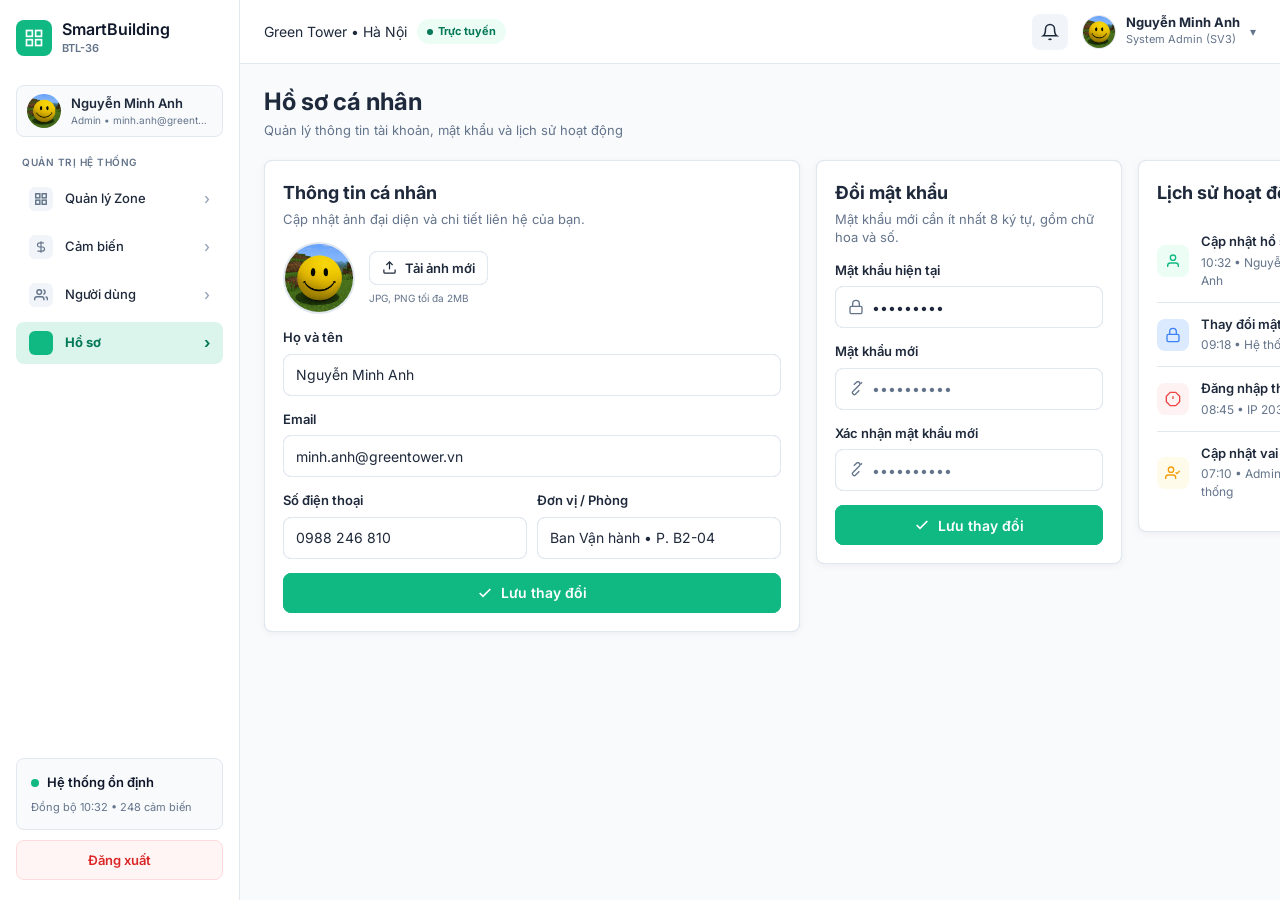
<file: pages/profile.html>
<!DOCTYPE html>
<html lang="vi">
<head>
  <meta charset="UTF-8">
  <meta name="viewport" content="width=device-width, initial-scale=1.0">
  <title>Hồ Sơ Cá Nhân - SmartBuilding (Team 01)</title>
  <link rel="preconnect" href="https://fonts.googleapis.com">
  <link rel="preconnect" href="https://fonts.gstatic.com" crossorigin>
  <link href="https://fonts.googleapis.com/css2?family=Inter:wght@400;500;600;700&display=swap" rel="stylesheet">
  <link rel="stylesheet" href="../css/style.css">
  <link rel="stylesheet" href="../css/admin-manager.css">
  <link rel="stylesheet" href="../css/responsive-admin-manager.css">
  <link rel="stylesheet" href="../css/responsive.css">
</head>
<body>

  <!-- Backdrop for Mobile Off-Canvas Drawer -->
  <div id="sidebarOverlay" class="sidebar-overlay"></div>

  <div class="app-layout">
    <!-- Sidebar Navigation (Desktop & Mobile Drawer) -->
    <aside id="appSidebar" class="app-sidebar">
      <!-- Brand Logo Header -->
      <div class="sidebar-brand">
        <div class="brand-logo">
          <svg width="20" height="20" viewBox="0 0 24 24" fill="none" stroke="white" stroke-width="2">
            <rect x="3" y="3" width="7" height="7"></rect>
            <rect x="14" y="3" width="7" height="7"></rect>
            <rect x="14" y="14" width="7" height="7"></rect>
            <rect x="3" y="14" width="7" height="7"></rect>
          </svg>
        </div>
        <div class="brand-text">
          <span class="brand-title">SmartBuilding</span>
          <span class="brand-sub">BTL-36</span>
        </div>
        <button id="closeSidebarBtn" class="close-sidebar-btn" aria-label="Đóng menu">&times;</button>
      </div>

      <!-- User Profile Box -->
      <div class="sidebar-profile">
        <div class="profile-avatar" id="sidebarAvatar">NA</div>
        <div class="profile-info">
          <div class="profile-name" id="sidebarName">Nguyễn Minh Anh</div>
          <div class="profile-role" id="sidebarRole">Admin • minh.anh@greentower.vn</div>
        </div>
      </div>

      <!-- Main Navigation -->
      <div class="sidebar-section-title" id="sidebarSectionTitle">QUẢN TRỊ HỆ THỐNG</div>
      <nav class="sidebar-nav" id="sidebarNav" aria-label="Điều hướng quản trị">
        <a href="admin-zone-management.html" class="nav-item">
          <span class="nav-icon">
            <svg width="14" height="14" viewBox="0 0 24 24" fill="none" stroke="currentColor" stroke-width="2.5">
              <rect x="3" y="3" width="7" height="7"></rect>
              <rect x="14" y="3" width="7" height="7"></rect>
              <rect x="14" y="14" width="7" height="7"></rect>
              <rect x="3" y="14" width="7" height="7"></rect>
            </svg>
          </span>
          <span class="nav-label">Quản lý Zone</span>
          <span class="nav-arrow">&rsaquo;</span>
        </a>
        <a href="admin-sensor-management.html" class="nav-item">
          <span class="nav-icon">
            <svg width="14" height="14" viewBox="0 0 24 24" fill="none" stroke="currentColor" stroke-width="2">
              <path d="M12 2v20M17 5H9.5a3.5 3.5 0 0 0 0 7h5a3.5 3.5 0 0 1 0 7H6"></path>
            </svg>
          </span>
          <span class="nav-label">Cảm biến</span>
          <span class="nav-arrow">&rsaquo;</span>
        </a>
        <a href="admin-user-management.html" class="nav-item">
          <span class="nav-icon">
            <svg width="14" height="14" viewBox="0 0 24 24" fill="none" stroke="currentColor" stroke-width="2.5">
              <path d="M17 21v-2a4 4 0 0 0-4-4H5a4 4 0 0 0-4 4v2"></path>
              <circle cx="9" cy="7" r="4"></circle>
              <path d="M23 21v-2a4 4 0 0 0-3-3.87"></path>
              <path d="M16 3.13a4 4 0 0 1 0 7.75"></path>
            </svg>
          </span>
          <span class="nav-label">Người dùng</span>
          <span class="nav-arrow">&rsaquo;</span>
        </a>
        <a href="profile.html?role=admin" class="nav-item active">
          <span class="nav-icon" style="color: #10B981;">
            <svg width="14" height="14" viewBox="0 0 24 24" fill="none" stroke="currentColor" stroke-width="2">
              <path d="M20 21v-2a4 4 0 0 0-4-4H8a4 4 0 0 0-4 4v2"></path>
              <circle cx="12" cy="7" r="4"></circle>
            </svg>
          </span>
          <span class="nav-label">Hồ sơ</span>
          <span class="nav-arrow">&rsaquo;</span>
        </a>
      </nav>

      <!-- Sidebar Footer -->
      <div class="sidebar-bottom">
        <div id="sidebarBuildingBadgeWrap">
          <div class="building-badge" style="background: #F8FAFC; border-radius: 8px; padding: 14px; border: 1px solid #E2E8F0;">
            <div style="display: flex; align-items: center; gap: 8px;">
              <span class="pill-dot" style="background-color: #10B981; width: 8px; height: 8px; border-radius: 999px;"></span>
              <span style="font-size: 13px; font-weight: 600; color: #0F172A;">Hệ thống ổn định</span>
            </div>
            <span style="font-size: 11px; color: #64748B; margin-top: 6px; display: block;">Đồng bộ 10:32 • 248 cảm biến</span>
          </div>
        </div>
        <button class="btn-logout" onclick="handleLogout()">Đăng xuất</button>
      </div>
    </aside>

    <!-- Main Content Wrapper -->
    <div class="main-wrapper">
      <!-- Master Header -->
      <header class="app-header">
        <div class="header-left">
          <button id="menuToggleBtn" class="menu-toggle-btn" aria-label="Mở menu điều hướng">
            <svg width="22" height="22" viewBox="0 0 24 24" fill="none" stroke="#1E293B" stroke-width="2">
              <line x1="3" y1="12" x2="21" y2="12"></line>
              <line x1="3" y1="6" x2="21" y2="6"></line>
              <line x1="3" y1="18" x2="21" y2="18"></line>
            </svg>
          </button>
          <div class="header-location">
            <span class="location-name">Green Tower • Hà Nội</span>
            <span class="status-online"><span class="dot"></span> Trực tuyến</span>
          </div>
        </div>

        <div class="header-right">
          <button class="header-icon-btn" aria-label="Thông báo hệ thống">
            <svg width="18" height="18" viewBox="0 0 24 24" fill="none" stroke="#1E293B" stroke-width="2">
              <path d="M18 8A6 6 0 0 0 6 8c0 7-3 9-3 9h18s-3-2-3-9"></path>
              <path d="M13.73 21a2 2 0 0 1-3.46 0"></path>
            </svg>
          </button>
          <div class="header-user" id="headerUserBox">
            <img src="../assets/images/profilepic.webp" alt="User Avatar" class="user-avatar-img">
            <div class="user-text">
              <span class="user-name" id="headerUserName">Nguyễn Minh Anh</span>
              <span class="user-role" id="headerUserRole">System Admin (SV3)</span>
            </div>
            <span class="user-chevron">&#9662;</span>
          </div>
        </div>
      </header>

      <!-- Main Page Content Body -->
      <main class="content-body">
        <!-- Title & Subtitle -->
        <div class="page-header-row">
          <div class="page-title-box">
            <h1 class="page-title-text">Hồ sơ cá nhân</h1>
            <p class="page-subtitle-text">Quản lý thông tin tài khoản, mật khẩu và lịch sử hoạt động</p>
          </div>
        </div>

        <!-- Mobile View Tabs Switcher (Visible on <= 900px) -->
        <div class="profile-tabs-mobile" role="tablist" aria-label="Chọn thẻ xem hồ sơ">
          <button type="button" class="profile-tab-btn active" data-tab="cardInfo">Thông tin</button>
          <button type="button" class="profile-tab-btn" data-tab="cardPassword">Mật khẩu</button>
          <button type="button" class="profile-tab-btn" data-tab="cardActivity">Hoạt động</button>
        </div>

        <!-- 3 Columns Layout (Figma Desktop: 3 equal cards) -->
        <div class="profile-grid">

          <!-- Card 1: Thông tin cá nhân -->
          <section class="profile-col-card active-tab-card" id="cardInfo">
            <div>
              <h2 class="profile-card-title">Thông tin cá nhân</h2>
              <p class="profile-card-sub" style="margin-top: 4px;">Cập nhật ảnh đại diện và chi tiết liên hệ của bạn.</p>
            </div>

            <!-- Avatar Row -->
            <div class="profile-avatar-row">
              <div class="profile-avatar-lg" id="profileAvatarBadge"></div>
              <div class="profile-avatar-actions">
                <button type="button" class="profile-btn-upload" id="btnChangeAvatar">
                  <svg width="15" height="15" viewBox="0 0 24 24" fill="none" stroke="currentColor" stroke-width="2">
                    <path d="M21 15v4a2 2 0 0 1-2 2H5a2 2 0 0 1-2-2v-4"></path>
                    <polyline points="17 8 12 3 7 8"></polyline>
                    <line x1="12" y1="3" x2="12" y2="15"></line>
                  </svg>
                  Tải ảnh mới
                </button>
                <span class="profile-avatar-hint">JPG, PNG tối đa 2MB</span>
              </div>
            </div>

            <!-- Profile Form -->
            <form id="profileInfoForm" style="display: flex; flex-direction: column; gap: 14px; width: 100%;">
              <!-- Full Name Field -->
              <div class="profile-field">
                <label class="profile-field-label" for="profileNameInput">Họ và tên</label>
                <div class="profile-input-box">
                  <input type="text" id="profileNameInput" class="profile-input-field" value="Nguyễn Minh Anh" required>
                </div>
              </div>

              <!-- Email Field -->
              <div class="profile-field">
                <label class="profile-field-label" for="profileEmailInput">Email</label>
                <div class="profile-input-box">
                  <input type="email" id="profileEmailInput" class="profile-input-field" value="minhanh@greentower.vn" required>
                </div>
              </div>

              <!-- 2-col Row: Phone & Department -->
              <div class="profile-row-2col">
                <div class="profile-field" style="flex: 1;">
                  <label class="profile-field-label" for="profilePhoneInput">Số điện thoại</label>
                  <div class="profile-input-box">
                    <input type="tel" id="profilePhoneInput" class="profile-input-field" value="0988 246 810">
                  </div>
                </div>

                <div class="profile-field" style="flex: 1;">
                  <label class="profile-field-label" for="profileDeptInput">Đơn vị / Phòng</label>
                  <div class="profile-input-box">
                    <input type="text" id="profileDeptInput" class="profile-input-field" value="Ban Vận hành • P. B2-04">
                  </div>
                </div>
              </div>

              <!-- Save Changes Button -->
              <button type="submit" class="profile-save-btn">
                <svg width="16" height="16" viewBox="0 0 24 24" fill="none" stroke="currentColor" stroke-width="2.5">
                  <polyline points="20 6 9 17 4 12"></polyline>
                </svg>
                Lưu thay đổi
              </button>
            </form>
          </section>

          <!-- Card 2: Đổi mật khẩu -->
          <section class="profile-col-card" id="cardPassword">
            <div>
              <h2 class="profile-card-title">Đổi mật khẩu</h2>
              <p class="profile-card-sub" style="margin-top: 4px;">Mật khẩu mới cần ít nhất 8 ký tự, gồm chữ hoa và số.</p>
            </div>

            <!-- Password Form -->
            <form id="profilePasswordForm" style="display: flex; flex-direction: column; gap: 14px; width: 100%;">
              <!-- Current Password -->
              <div class="profile-field">
                <label class="profile-field-label" for="currentPasswordInput">Mật khẩu hiện tại</label>
                <div class="profile-input-box">
                  <svg width="16" height="16" viewBox="0 0 24 24" fill="none" stroke="#64748B" stroke-width="2">
                    <rect x="3" y="11" width="18" height="11" rx="2" ry="2"></rect>
                    <path d="M7 11V7a5 5 0 0 1 10 0v4"></path>
                  </svg>
                  <input type="password" id="currentPasswordInput" class="profile-input-field" placeholder="••••••••" value="admin2026" required>
                </div>
              </div>

              <!-- New Password -->
              <div class="profile-field">
                <label class="profile-field-label" for="newPasswordInput">Mật khẩu mới</label>
                <div class="profile-input-box">
                  <svg width="16" height="16" viewBox="0 0 24 24" fill="none" stroke="#64748B" stroke-width="2">
                    <path d="M21 2l-2 2m-1.5 1.5L16 7m-3 3l-6 6a2 2 0 0 0 0 2.83l1.17 1.17a2 2 0 0 0 2.83 0l6-6m-4-4l4-4a3 3 0 0 0-4.24-4.24l-4 4"></path>
                  </svg>
                  <input type="password" id="newPasswordInput" class="profile-input-field" placeholder="••••••••••" required>
                </div>
              </div>

              <!-- Confirm New Password -->
              <div class="profile-field">
                <label class="profile-field-label" for="confirmPasswordInput">Xác nhận mật khẩu mới</label>
                <div class="profile-input-box">
                  <svg width="16" height="16" viewBox="0 0 24 24" fill="none" stroke="#64748B" stroke-width="2">
                    <path d="M21 2l-2 2m-1.5 1.5L16 7m-3 3l-6 6a2 2 0 0 0 0 2.83l1.17 1.17a2 2 0 0 0 2.83 0l6-6m-4-4l4-4a3 3 0 0 0-4.24-4.24l-4 4"></path>
                  </svg>
                  <input type="password" id="confirmPasswordInput" class="profile-input-field" placeholder="••••••••••" required>
                </div>
              </div>

              <!-- Save Changes Button -->
              <button type="submit" class="profile-save-btn">
                <svg width="16" height="16" viewBox="0 0 24 24" fill="none" stroke="currentColor" stroke-width="2.5">
                  <polyline points="20 6 9 17 4 12"></polyline>
                </svg>
                Lưu thay đổi
              </button>
            </form>
          </section>

          <!-- Card 3: Lịch sử hoạt động -->
          <section class="profile-col-card" id="cardActivity">
            <h2 class="profile-card-title">Lịch sử hoạt động</h2>

            <div class="profile-activity-list">
              <!-- Item 1: Thành công -->
              <div class="profile-activity-item">
                <div class="profile-activity-icon-box" style="background: #ECFDF5;">
                  <svg width="16" height="16" viewBox="0 0 24 24" fill="none" stroke="#10B981" stroke-width="2">
                    <path d="M20 21v-2a4 4 0 0 0-4-4H8a4 4 0 0 0-4 4v2"></path>
                    <circle cx="12" cy="7" r="4"></circle>
                  </svg>
                </div>
                <div class="profile-activity-info">
                  <span class="profile-activity-title">Cập nhật hồ sơ cá nhân</span>
                  <span class="profile-activity-time">10:32 • Nguyễn Minh Anh</span>
                </div>
                <span class="badge badge-success">Thành công</span>
              </div>

              <!-- Item 2: Hoàn tất -->
              <div class="profile-activity-item">
                <div class="profile-activity-icon-box" style="background: #DBEAFE;">
                  <svg width="16" height="16" viewBox="0 0 24 24" fill="none" stroke="#3B82F6" stroke-width="2">
                    <rect x="3" y="11" width="18" height="11" rx="2" ry="2"></rect>
                    <path d="M7 11V7a5 5 0 0 1 10 0v4"></path>
                  </svg>
                </div>
                <div class="profile-activity-info">
                  <span class="profile-activity-title">Thay đổi mật khẩu</span>
                  <span class="profile-activity-time">09:18 • Hệ thống bảo mật</span>
                </div>
                <span class="badge badge-info">Hoàn tất</span>
              </div>

              <!-- Item 3: Cảnh báo -->
              <div class="profile-activity-item">
                <div class="profile-activity-icon-box" style="background: #FEF2F2;">
                  <svg width="16" height="16" viewBox="0 0 24 24" fill="none" stroke="#EF4444" stroke-width="2">
                    <polygon points="7.86 2 16.14 2 22 7.86 22 16.14 16.14 22 7.86 22 2 16.14 2 7.86 7.86 2"></polygon>
                    <line x1="12" y1="8" x2="12" y2="12"></line>
                    <line x1="12" y1="16" x2="12.01" y2="16"></line>
                  </svg>
                </div>
                <div class="profile-activity-info">
                  <span class="profile-activity-title">Đăng nhập thất bại</span>
                  <span class="profile-activity-time">08:45 • IP 203.113.12.9</span>
                </div>
                <span class="badge badge-danger">Cảnh báo</span>
              </div>

              <!-- Item 4: Chờ xác nhận -->
              <div class="profile-activity-item">
                <div class="profile-activity-icon-box" style="background: #FFFBEB;">
                  <svg width="16" height="16" viewBox="0 0 24 24" fill="none" stroke="#F59E0B" stroke-width="2">
                    <path d="M16 21v-2a4 4 0 0 0-4-4H5a4 4 0 0 0-4 4v2"></path>
                    <circle cx="9" cy="7" r="4"></circle>
                    <polyline points="16 11 18 13 22 9"></polyline>
                  </svg>
                </div>
                <div class="profile-activity-info">
                  <span class="profile-activity-title">Cập nhật vai trò người dùng</span>
                  <span class="profile-activity-time">07:10 • Admin hệ thống</span>
                </div>
                <span class="badge badge-warning">Chờ xác nhận</span>
              </div>
            </div>
          </section>

        </div>
      </main>
    </div>
  </div>

  <!-- Mobile Bottom Navigation -->
  <nav class="mobile-bottom-nav" id="mobileBottomNav" aria-label="Điều hướng di động">
    <a href="admin-zone-management.html" class="bottom-nav-item">
      <span class="bottom-nav-icon">🏢</span>
      <span class="bottom-nav-label">Quản lý Zone</span>
    </a>
    <a href="admin-sensor-management.html" class="bottom-nav-item">
      <span class="bottom-nav-icon">📡</span>
      <span class="bottom-nav-label">Cảm biến</span>
    </a>
    <a href="admin-user-management.html" class="bottom-nav-item">
      <span class="bottom-nav-icon">👥</span>
      <span class="bottom-nav-label">Người dùng</span>
    </a>
    <a href="profile.html?role=admin" class="bottom-nav-item active">
      <span class="bottom-nav-icon">👤</span>
      <span class="bottom-nav-label">Hồ sơ</span>
    </a>
  </nav>

  <!-- Toast Container -->
  <div id="toastContainer" class="toast-container"></div>

  <!-- Scripts -->
  <script src="../js/main.js" defer></script>
  <script src="../js/profile.js" defer></script>
</body>
</html>
</file>
<file: css/style.css>
/* ==========================================================================
   CSE122 - SMARTBUILDING TEAM 01 (BTL-36)
   MASTER DESIGN SYSTEM & COMMON LAYOUT FRAMEWORK (css/style.css)
   Dùng chung cho tất cả các thành viên trong nhóm kế thừa
   ========================================================================== */

@import url('https://fonts.googleapis.com/css2?family=Inter:wght@400;500;600;700&display=swap');

:root {
  /* Brand & Status Colors (Design System chuẩn) */
  --primary-green: #10B981;
  --primary-green-dark: #047857;
  --primary-green-darker: #065F46;
  --primary-green-light: #ECFDF5;
  --primary-green-border: #B8F2DB;
  --primary-green-active: rgba(16, 185, 129, 0.15);

  --secondary-blue: #3B82F6;
  --secondary-blue-dark: #2563EB;
  --secondary-blue-light: #EFF6FF;

  --alert-red: #EF4444;
  --alert-red-light: #FFF5F5;
  --alert-red-border: #FFDBDE;
  --alert-red-text: #DC2626;

  --warning-amber: #F59E0B;
  --warning-amber-light: #FFFBEB;
  --warning-amber-text: #D97706;

  /* Neutral & Surfaces */
  --bg-light: #F8FAFC;
  --bg-white: #FFFFFF;
  --text-dark: #1E293B;
  --text-heading: #0F172A;
  --text-muted: #64748B;
  --text-sub: #94A3B8;
  --border-color: #E2E8F0;
  --border-soft: #E3EBF2;

  /* Dimensions & Grid */
  --sidebar-width: 240px;
  --header-height: 64px;
  --border-radius-sm: 6px;
  --border-radius-md: 8px;
  --border-radius-lg: 12px;
  --border-radius-full: 9999px;

  /* Elevation Shadows */
  --card-shadow: 0px 2px 8px rgba(15, 23, 42, 0.05);
  --card-shadow-hover: 0px 4px 12px rgba(15, 23, 42, 0.08);
  --sidebar-shadow: 8px 0px 20px rgba(0, 0, 0, 0.16);

  --transition-fast: 0.2s cubic-bezier(0.4, 0, 0.2, 1);
}

/* ==========================================================================
   BASE RESETS & TYPOGRAPHY
   ========================================================================== */
*, *::before, *::after {
  margin: 0;
  padding: 0;
  box-sizing: border-box;
}

body {
  font-family: 'Inter', -apple-system, BlinkMacSystemFont, "Segoe UI", Roboto, "Helvetica Neue", Arial, sans-serif;
  background-color: var(--bg-light);
  color: var(--text-dark);
  line-height: 1.5;
  min-height: 100vh;
  -webkit-font-smoothing: antialiased;
  -moz-osx-font-smoothing: grayscale;
}

a {
  color: inherit;
  text-decoration: none;
}

button {
  font-family: inherit;
  cursor: pointer;
  border: none;
  background: none;
}

input, select, textarea {
  font-family: inherit;
}

/* ==========================================================================
   APP MASTER LAYOUT
   ========================================================================== */
.app-layout {
  display: flex;
  min-height: 100vh;
  position: relative;
  background-color: var(--bg-light);
}

.main-wrapper {
  flex: 1;
  margin-left: var(--sidebar-width);
  display: flex;
  flex-direction: column;
  min-width: 0;
  min-height: 100vh;
}

.content-body {
  flex: 1;
  padding: 24px;
  display: flex;
  flex-direction: column;
  gap: 20px;
  width: 100%;
}

/* ==========================================================================
   MASTER SIDEBAR (DESKTOP & MOBILE DRAWER)
   ========================================================================== */
.app-sidebar {
  width: var(--sidebar-width);
  background-color: var(--bg-white);
  border-right: 1px solid var(--border-color);
  position: fixed;
  top: 0;
  left: 0;
  bottom: 0;
  z-index: 1000;
  display: flex;
  flex-direction: column;
  padding: 20px 16px;
  overflow-y: auto;
  transition: transform 0.3s cubic-bezier(0.4, 0, 0.2, 1);
}

/* Brand Logo */
.sidebar-brand {
  display: flex;
  align-items: center;
  gap: 10px;
  padding-bottom: 16px;
  position: relative;
}

.brand-logo {
  width: 36px;
  height: 36px;
  background-color: var(--primary-green);
  border-radius: var(--border-radius-md);
  color: #FFFFFF;
  display: flex;
  align-items: center;
  justify-content: center;
  font-weight: 700;
  font-size: 1.1rem;
  flex-shrink: 0;
}

.brand-text {
  display: flex;
  flex-direction: column;
  gap: 1px;
}

.brand-title {
  color: var(--text-heading);
  font-size: 16px;
  font-weight: 600;
  line-height: 1.2;
}

.brand-sub {
  color: var(--text-muted);
  font-size: 11px;
  font-weight: 600;
}

.close-sidebar-btn {
  display: none;
  position: absolute;
  right: 0;
  top: 0;
  width: 32px;
  height: 32px;
  background: #F1F5F9;
  border-radius: var(--border-radius-md);
  font-size: 18px;
  color: var(--text-dark);
  align-items: center;
  justify-content: center;
}

/* Profile summary card inside sidebar */
.sidebar-profile {
  display: flex;
  align-items: center;
  gap: 10px;
  margin: 12px 0 18px;
  padding: 8px 10px;
  background-color: #F8FAFC;
  border: 1px solid var(--border-color);
  border-radius: var(--border-radius-md);
}

.profile-avatar {
  width: 34px;
  height: 34px;
  background-color: var(--primary-green-light);
  background-image: url('../assets/images/profilepic.webp');
  background-size: cover;
  background-position: center;
  color: transparent;
  border-radius: var(--border-radius-full);
  display: flex;
  align-items: center;
  justify-content: center;
  font-size: 11px;
  font-weight: 700;
  flex-shrink: 0;
}

.profile-info {
  overflow: hidden;
}

.profile-name {
  color: var(--text-dark);
  font-size: 13px;
  font-weight: 600;
  white-space: nowrap;
  overflow: hidden;
  text-overflow: ellipsis;
}

.profile-role {
  color: var(--text-muted);
  font-size: 10px;
  font-weight: 400;
  white-space: nowrap;
  overflow: hidden;
  text-overflow: ellipsis;
}

/* Navigation items */
.sidebar-section-title {
  color: var(--text-muted);
  font-size: 10px;
  font-weight: 600;
  text-transform: uppercase;
  letter-spacing: 0.05em;
  margin-bottom: 8px;
  padding-left: 6px;
}

.sidebar-nav {
  display: flex;
  flex-direction: column;
  gap: 6px;
}

.nav-item {
  height: 42px;
  display: flex;
  align-items: center;
  gap: 12px;
  padding: 0 12px;
  border-radius: var(--border-radius-md);
  color: var(--text-dark);
  font-size: 13px;
  font-weight: 500;
  transition: all var(--transition-fast);
  border: 1px solid transparent;
}

.nav-item:hover {
  background-color: #F8FAFC;
}

.nav-item.active {
  background-color: var(--primary-green-active);
  color: var(--primary-green-dark);
  font-weight: 700;
}

.nav-num, .nav-icon {
  width: 24px;
  height: 24px;
  border-radius: var(--border-radius-sm);
  display: flex;
  align-items: center;
  justify-content: center;
  font-size: 11px;
  font-weight: 600;
  background-color: #F1F5F9;
  color: var(--text-muted);
  flex-shrink: 0;
}

.nav-item.active .nav-num,
.nav-item.active .nav-icon {
  background-color: var(--primary-green);
  color: #FFFFFF;
}

.nav-label {
  flex: 1;
  white-space: nowrap;
  overflow: hidden;
  text-overflow: ellipsis;
}

.nav-arrow {
  color: var(--text-sub);
  font-size: 15px;
}

.nav-item.active .nav-arrow {
  color: var(--primary-green-dark);
}

.sidebar-divider {
  height: 1px;
  background-color: var(--border-color);
  margin: 14px 0;
}

/* Sidebar footer */
.sidebar-bottom {
  margin-top: auto;
  padding-top: 16px;
  display: flex;
  flex-direction: column;
  gap: 10px;
}

.building-badge {
  background-color: var(--primary-green-light);
  border-radius: var(--border-radius-md);
  padding: 10px 12px;
  border: 1px solid var(--primary-green-border);
}

.building-badge-sub {
  color: var(--primary-green-darker);
  font-size: 9px;
  font-weight: 700;
  text-transform: uppercase;
  display: block;
  margin-bottom: 2px;
}

.building-badge-main {
  display: flex;
  justify-content: space-between;
  align-items: center;
}

.building-name {
  color: var(--text-dark);
  font-size: 12px;
  font-weight: 600;
}

.btn-logout {
  height: 40px;
  background-color: var(--alert-red-light);
  border: 1px solid var(--alert-red-border);
  border-radius: var(--border-radius-md);
  color: var(--alert-red-text);
  font-size: 13px;
  font-weight: 600;
  display: flex;
  align-items: center;
  justify-content: center;
  transition: all var(--transition-fast);
}

.btn-logout:hover {
  background-color: #FEE2E2;
}

/* Sidebar Backdrop (Mobile) */
.sidebar-overlay {
  display: none;
}

/* ==========================================================================
   MASTER TOP HEADER
   ========================================================================== */
.app-header {
  height: var(--header-height);
  background-color: var(--bg-white);
  border-bottom: 1px solid var(--border-color);
  padding: 0 24px;
  display: flex;
  align-items: center;
  justify-content: space-between;
  position: sticky;
  top: 0;
  z-index: 900;
}

.header-left {
  display: flex;
  align-items: center;
  gap: 12px;
}

.menu-toggle-btn {
  display: none;
  background: none;
  border: none;
  cursor: pointer;
  padding: 4px;
  color: var(--text-dark);
}

.header-location {
  display: flex;
  align-items: center;
  gap: 10px;
}

.location-name {
  color: var(--text-dark);
  font-size: 14px;
  font-weight: 400;
}

.status-online {
  padding: 4px 10px;
  background-color: var(--primary-green-light);
  border-radius: var(--border-radius-full);
  display: inline-flex;
  align-items: center;
  gap: 5px;
  color: var(--primary-green-dark);
  font-size: 11px;
  font-weight: 700;
}

.status-online .dot {
  width: 6px;
  height: 6px;
  background-color: var(--primary-green-dark);
  border-radius: 50%;
}

.header-right {
  display: flex;
  align-items: center;
  gap: 14px;
}

.header-icon-btn {
  width: 36px;
  height: 36px;
  background-color: #F1F5F9;
  border: none;
  border-radius: var(--border-radius-md);
  display: flex;
  align-items: center;
  justify-content: center;
  color: var(--text-dark);
  transition: background-color var(--transition-fast);
}

.header-icon-btn:hover {
  background-color: #E2E8F0;
}

.header-user {
  display: flex;
  align-items: center;
  gap: 10px;
  cursor: pointer;
}

.user-avatar-img {
  width: 34px;
  height: 34px;
  border-radius: var(--border-radius-full);
  object-fit: cover;
  border: 1px solid var(--border-color);
}

.user-text {
  display: flex;
  flex-direction: column;
}

.user-name {
  color: var(--text-dark);
  font-size: 13px;
  font-weight: 700;
  line-height: 1.2;
}

.user-role {
  color: var(--text-muted);
  font-size: 11px;
  font-weight: 400;
}

.user-chevron {
  color: var(--text-muted);
  font-size: 12px;
}

/* ==========================================================================
   PAGE HEADING & ACTIONS ROW
   ========================================================================== */
.page-title-box {
  display: flex;
  flex-direction: column;
  gap: 4px;
}

.page-title-text {
  color: var(--text-dark);
  font-size: 24px;
  font-weight: 700;
  line-height: 1.2;
}

.page-subtitle-text {
  color: var(--text-muted);
  font-size: 13px;
  font-weight: 400;
}

.page-header-row {
  display: flex;
  justify-content: space-between;
  align-items: center;
  gap: 16px;
  flex-wrap: wrap;
}

.page-header-actions {
  display: flex;
  align-items: center;
  gap: 10px;
  flex-wrap: wrap;
}

/* ==========================================================================
   COMMON CARDS
   ========================================================================== */
.card {
  background-color: var(--bg-white);
  border-radius: var(--border-radius-md);
  border: 1px solid var(--border-color);
  box-shadow: var(--card-shadow);
  padding: 16px;
  transition: box-shadow var(--transition-fast);
}

.card:hover {
  box-shadow: var(--card-shadow-hover);
}

.card-header {
  display: flex;
  justify-content: space-between;
  align-items: center;
  margin-bottom: 12px;
}

.card-title {
  color: var(--text-dark);
  font-size: 16px;
  font-weight: 700;
}

.card-subtitle {
  color: var(--text-muted);
  font-size: 12px;
  font-weight: 400;
}

/* ==========================================================================
   BUTTONS & FORM CONTROLS
   ========================================================================== */
.btn {
  display: inline-flex;
  align-items: center;
  justify-content: center;
  gap: 8px;
  font-family: inherit;
  font-size: 13px;
  font-weight: 600;
  height: 38px;
  padding: 0 16px;
  border-radius: var(--border-radius-md);
  border: 1px solid transparent;
  cursor: pointer;
  transition: all var(--transition-fast);
  white-space: nowrap;
  line-height: 1;
  text-decoration: none;
  box-sizing: border-box;
}

.btn-sm {
  height: 32px;
  padding: 0 12px;
  font-size: 12px;
  border-radius: var(--border-radius-sm);
}

.btn-primary {
  background-color: var(--primary-green);
  color: #FFFFFF;
}

.btn-primary:hover {
  background-color: var(--primary-green-dark);
}

.btn-outline {
  background-color: var(--bg-white);
  border-color: var(--border-color);
  color: var(--text-dark);
}

.btn-outline:hover {
  background-color: #F1F5F9;
  border-color: #CBD5E1;
}

.btn-secondary {
  background-color: var(--secondary-blue-light);
  color: var(--secondary-blue-dark);
  border-color: #BFDBFE;
}

.btn-secondary:hover {
  background-color: #DBEAFE;
}

.btn-danger {
  background-color: var(--alert-red-light);
  color: var(--alert-red-text);
  border-color: var(--alert-red-border);
}

.btn-danger:hover {
  background-color: #FEE2E2;
}

.form-group {
  display: flex;
  flex-direction: column;
  gap: 6px;
}

.form-label {
  color: var(--text-dark);
  font-size: 13px;
  font-weight: 600;
}

.form-select, .form-input {
  height: 38px;
  padding: 0 12px;
  font-size: 13px;
  font-family: inherit;
  color: var(--text-dark);
  background-color: var(--bg-white);
  border: 1px solid var(--border-color);
  border-radius: var(--border-radius-md);
  outline: none;
  transition: border-color var(--transition-fast);
}

.form-select:focus, .form-input:focus {
  border-color: var(--primary-green);
  box-shadow: 0 0 0 3px rgba(16, 185, 129, 0.15);
}

.search-box-wrap {
  position: relative;
  display: flex;
  align-items: center;
}

.search-box-wrap svg {
  position: absolute;
  left: 12px;
  color: var(--text-muted);
  pointer-events: none;
}

.search-box-wrap input {
  padding-left: 36px;
  min-width: 240px;
  height: 38px;
}

/* ==========================================================================
   BADGES & STATUS PILLS
   ========================================================================== */
.badge {
  display: inline-flex;
  align-items: center;
  gap: 4px;
  padding: 3px 8px;
  border-radius: var(--border-radius-full);
  font-size: 11px;
  font-weight: 600;
  line-height: 1.2;
}

.badge-success {
  background-color: var(--primary-green-light);
  color: var(--primary-green-dark);
}

.badge-warning {
  background-color: var(--warning-amber-light);
  color: var(--warning-amber-text);
}

.badge-danger {
  background-color: var(--alert-red-light);
  color: var(--alert-red-text);
}

.badge-info {
  background-color: var(--secondary-blue-light);
  color: var(--secondary-blue);
}

.badge-neutral {
  background-color: #F1F5F9;
  color: var(--text-muted);
}

.pill-dot {
  width: 6px;
  height: 6px;
  border-radius: 999px;
  flex-shrink: 0;
  display: inline-block;
}

/* ==========================================================================
   DATA TABLES (CHUNG CHO CÁC TRANG QUẢN TRỊ)
   ========================================================================== */
.table-card {
  padding: 0;
  overflow: hidden;
}

.table-card-header {
  padding: 16px 20px;
  display: flex;
  justify-content: space-between;
  align-items: center;
  border-bottom: 1px solid var(--border-color);
  background-color: var(--bg-white);
}

.table-responsive {
  width: 100%;
  overflow-x: auto;
}

.data-table {
  width: 100%;
  min-width: 760px;
  border-collapse: collapse;
  text-align: left;
  font-size: 13px;
}

.data-table th {
  background-color: #F8FAFC;
  color: var(--text-muted);
  font-weight: 600;
  font-size: 11px;
  text-transform: uppercase;
  letter-spacing: 0.05em;
  padding: 12px 18px;
  border-bottom: 1px solid var(--border-color);
  white-space: nowrap;
  vertical-align: middle;
}

.data-table td {
  padding: 14px 18px;
  border-bottom: 1px solid var(--border-color);
  color: var(--text-dark);
  vertical-align: middle;
}

.data-table tbody tr:hover {
  background-color: #F8FAFC;
}

.data-table tbody tr:last-child td {
  border-bottom: none;
}

/* ==========================================================================
   TOAST NOTIFICATIONS
   ========================================================================== */
.toast-container {
  position: fixed;
  bottom: 24px;
  right: 24px;
  z-index: 2000;
  display: flex;
  flex-direction: column;
  gap: 8px;
  pointer-events: none;
}

.toast {
  background-color: #1E293B;
  color: #FFFFFF;
  padding: 12px 18px;
  border-radius: var(--border-radius-md);
  box-shadow: 0 4px 16px rgba(0, 0, 0, 0.2);
  display: flex;
  align-items: center;
  gap: 10px;
  font-size: 13px;
  font-weight: 500;
  opacity: 0;
  transform: translateY(12px);
  transition: all 0.3s cubic-bezier(0.4, 0, 0.2, 1);
  pointer-events: auto;
}

.toast.show {
  opacity: 1;
  transform: translateY(0);
}

.toast.toast-success {
  background-color: #065F46;
  border: 1px solid #10B981;
}

.toast.toast-danger {
  background-color: #991B1B;
  border: 1px solid #EF4444;
}

.toast.toast-warning {
  background-color: #92400E;
  border: 1px solid #F59E0B;
}

.toast.toast-info {
  background-color: #1E3A8A;
  border: 1px solid #3B82F6;
}

/* ==========================================================================
   MOBILE BOTTOM NAVIGATION (CHUNG TRÊN TOÀN HỆ THỐNG)
   ========================================================================== */
.mobile-bottom-nav {
  display: none;
}

/* ==========================================================================
   RESPONSIVE DESIGN BREAKPOINTS
   → Đã tách sang css/responsive.css (chung) và css/responsive-*.css (riêng)
   Không đặt @media ở đây để tránh conflict và dễ bảo trì.
   ========================================================================== */

/* ==========================================================================
   PRINT FRIENDLY STYLES
   ========================================================================== */
@media print {
  body {
    background-color: #FFFFFF !important;
    color: #000000 !important;
  }

  .app-sidebar,
  .app-header,
  .mobile-bottom-nav,
  .toast-container {
    display: none !important;
  }

  .main-wrapper {
    margin-left: 0 !important;
    width: 100% !important;
  }

  .content-body {
    padding: 0 !important;
    gap: 14px !important;
  }

  .card {
    box-shadow: none !important;
    border: 1px solid #CBD5E1 !important;
    break-inside: avoid;
  }

  .page-title-text {
    font-size: 22px !important;
  }
}
</file>
<file: css/responsive.css>
/* ==========================================================================
   CSE122 - SMARTBUILDING TEAM 01 (BTL-36)
   RESPONSIVE CHUNG — css/responsive.css
   Dùng chung cho TẤT CẢ các trang trong hệ thống.
   Chứa các @media rules ảnh hưởng đến layout chung (sidebar, header,
   content-body, bottom-nav) được định nghĩa trong style.css.

   Load ORDER trong HTML:
     style.css → [admin-manager|login-404].css
     → [responsive-admin-manager|responsive-login-404].css
     → responsive.css  (LUÔN load cuối cùng)

   Breakpoints:
     ≤ 1024px  — Tablet
     ≤  768px  — Mobile (layout chính)
     ≥  769px  — Desktop-only guard
   ========================================================================== */


/* ==========================================================================
   1. TABLET (≤ 1024px) — Shared layout
   ========================================================================== */
@media (max-width: 1024px) {
  .content-body {
    padding: 20px;
  }
}


/* ==========================================================================
   2. MOBILE (≤ 768px) — App layout: sidebar, header, content, bottom-nav
   ========================================================================== */
@media (max-width: 768px) {

  /* ---- Sidebar: ẩn sang trái, mở bằng class show-mobile ---- */
  .app-sidebar {
    width: 312px;
    transform: translateX(-100%);
    box-shadow: var(--sidebar-shadow);
    z-index: 1000;
  }

  .app-sidebar.show-mobile {
    transform: translateX(0);
  }

  /* ---- Nút đóng sidebar (hiện trên mobile) ---- */
  .close-sidebar-btn {
    display: flex;
  }

  /* ---- Overlay backdrop ---- */
  .sidebar-overlay {
    display: block;
    position: fixed;
    top: 0;
    left: 0;
    right: 0;
    bottom: 0;
    background-color: #08141F;
    opacity: 0;
    pointer-events: none;
    transition: opacity 0.3s cubic-bezier(0.4, 0, 0.2, 1);
    z-index: 999;
  }

  .sidebar-overlay.show {
    opacity: 0.34;
    pointer-events: auto;
  }

  /* ---- Main wrapper: bỏ margin-left khi sidebar ẩn ---- */
  .main-wrapper {
    margin-left: 0;
  }

  /* ---- Header mobile ---- */
  .app-header {
    height: 56px;
    padding: 0 16px;
  }

  .menu-toggle-btn {
    display: flex;
    align-items: center;
    justify-content: center;
  }

  .header-location .location-name {
    display: none;
  }

  .user-text,
  .user-chevron {
    display: none;
  }

  .user-avatar-img {
    width: 30px;
    height: 30px;
  }

  /* ---- Content body ---- */
  .content-body {
    padding: 16px;
    padding-bottom: 96px; /* Chừa chỗ cho bottom-nav */
    gap: 16px;
  }

  .page-title-text {
    font-size: 20px;
  }

  /* ---- Mobile Bottom Navigation Bar ---- */
  .mobile-bottom-nav {
    display: flex;
    position: fixed;
    bottom: 0;
    left: 0;
    right: 0;
    height: 68px;
    background-color: var(--bg-white);
    border-top: 1px solid var(--border-color);
    z-index: 900;
    justify-content: space-around;
    align-items: center;
    padding: 6px 8px 10px;
  }

  .bottom-nav-item {
    display: flex;
    flex-direction: column;
    align-items: center;
    justify-content: center;
    gap: 4px;
    width: 76px;
    color: var(--text-muted);
    transition: color var(--transition-fast);
  }

  .bottom-nav-icon {
    font-size: 18px;
    line-height: 1;
  }

  .bottom-nav-label {
    font-size: 10px;
    font-weight: 500;
    text-align: center;
    white-space: nowrap;
  }

  .bottom-nav-item.active {
    color: var(--primary-green-dark);
  }

  .bottom-nav-item.active .bottom-nav-label {
    font-weight: 700;
  }
}


/* ==========================================================================
   3. DESKTOP GUARD (≥ 769px) — Đảm bảo bottom-nav ẩn trên desktop
   ========================================================================== */
@media (min-width: 769px) {
  .mobile-bottom-nav {
    display: none !important;
  }
}
</file>
<file: css/admin-manager.css>
/* ==========================================================================
   CSE122 - SMARTBUILDING TEAM 01 (BTL-36)
   ADMIN & MANAGER SPECIFIC COMPONENT STYLES (css/admin-manager.css)
   Chứa toàn bộ các thuộc tính và thành phần riêng của nhóm Manager & Admin
   ========================================================================== */

/* ==========================================================================
   0. KPI CARDS & SUMMARY STATS (Manager & Admin specific)
   ========================================================================== */
.kpi-row {
  display: flex;
  gap: 12px;
  width: 100%;
}

.kpi-card {
  flex: 1;
  display: flex;
  flex-direction: column;
  gap: 12px;
}

.kpi-card-header {
  display: flex;
  justify-content: space-between;
  align-items: center;
}

.kpi-label {
  color: var(--text-muted);
  font-size: 12px;
  font-weight: 600;
}

.kpi-icon-wrap {
  width: 32px;
  height: 32px;
  border-radius: var(--border-radius-md);
  display: flex;
  align-items: center;
  justify-content: center;
}

.kpi-val {
  color: var(--text-dark);
  font-size: 28px;
  font-weight: 700;
  line-height: 1.1;
}

.kpi-card-footer {
  display: flex;
  align-items: center;
  gap: 8px;
}

.kpi-pill {
  padding: 3px 8px;
  border-radius: var(--border-radius-full);
  display: inline-flex;
  align-items: center;
  gap: 5px;
  font-size: 11px;
  font-weight: 700;
}

.kpi-pill .pill-dot {
  width: 6px;
  height: 6px;
  border-radius: 50%;
}

.kpi-subtext {
  color: var(--text-muted);
  font-size: 11px;
  font-weight: 400;
}

.kpi-indicator-bar {
  display: none;
}

/* Responsive KPI (≤ 768px) → Đã tách sang css/responsive-admin-manager.css */
/* ==========================================================================
   2. TRANG KPI NĂNG LƯỢNG (pages/manager-energy-kpis.html)
   ========================================================================== */
.widgets-row {
  display: flex;
  gap: 16px;
  width: 100%;
}

.widget-card {
  flex: 1;
  display: flex;
  flex-direction: column;
  gap: 14px;
}

.widget-title-area {
  display: flex;
  flex-direction: column;
  gap: 3px;
}

.widget-title {
  color: var(--text-dark);
  font-size: 16px;
  font-weight: 700;
}

.widget-subtitle {
  color: var(--text-muted);
  font-size: 12px;
  font-weight: 400;
}

/* AI-3 What-if Simulator */
.simulator-card {
  border: 1px solid var(--border-color);
}

.sim-slider-row {
  display: flex;
  justify-content: space-between;
  align-items: center;
}

.sim-slider-label {
  color: var(--text-muted);
  font-size: 12px;
  font-weight: 600;
}

.sim-slider-val {
  color: var(--primary-green-dark);
  font-size: 14px;
  font-weight: 700;
}

.range-track-container {
  position: relative;
  width: 100%;
  height: 8px;
  background-color: var(--border-color);
  border-radius: var(--border-radius-full);
  display: flex;
  align-items: center;
}

.range-slider-native {
  width: 100%;
  -webkit-appearance: none;
  background: transparent;
  height: 8px;
  cursor: pointer;
  position: relative;
  z-index: 2;
  margin: 0;
}

.range-slider-native:focus {
  outline: none;
}

.range-slider-native::-webkit-slider-thumb {
  -webkit-appearance: none;
  height: 18px;
  width: 18px;
  border-radius: 50%;
  background: #FFFFFF;
  border: 3px solid var(--primary-green);
  box-shadow: 0 1px 4px rgba(0, 0, 0, 0.2);
  cursor: grab;
  transition: transform 0.15s ease;
}

.range-slider-native::-webkit-slider-thumb:hover {
  transform: scale(1.15);
}

.range-fill-bar {
  position: absolute;
  left: 0;
  top: 0;
  height: 8px;
  background-color: var(--primary-green);
  border-radius: var(--border-radius-full);
  pointer-events: none;
  z-index: 1;
}

.sim-results-grid {
  display: flex;
  gap: 8px;
  width: 100%;
}

.sim-result-box {
  flex: 1;
  padding: 12px;
  border-radius: var(--border-radius-md);
  display: flex;
  flex-direction: column;
  gap: 3px;
}

.sim-box-green {
  background-color: var(--primary-green-light);
}

.sim-box-blue {
  background-color: var(--secondary-blue-light);
}

.sim-box-label {
  color: var(--text-muted);
  font-size: 10px;
  font-weight: 600;
  text-transform: uppercase;
}

.sim-box-value {
  font-size: 18px;
  font-weight: 700;
  line-height: 1.2;
}

.sim-box-green .sim-box-value {
  color: var(--primary-green-dark);
}

.sim-box-blue .sim-box-value {
  color: var(--secondary-blue);
}

.sim-box-unit {
  font-size: 11px;
  font-weight: 400;
}

.btn-save-scenario {
  width: 100%;
  padding: 10px;
  background-color: var(--primary-green);
  color: #FFFFFF;
  border: none;
  border-radius: var(--border-radius-md);
  font-size: 13px;
  font-weight: 600;
  display: inline-flex;
  align-items: center;
  justify-content: center;
  gap: 6px;
  transition: background-color var(--transition-fast);
}

.btn-save-scenario:hover {
  background-color: var(--primary-green-dark);
}

/* Trend 12-bar chart */
.zone-chart-legend {
  display: flex;
  gap: 16px;
  align-items: center;
}

.legend-item {
  display: flex;
  align-items: center;
  gap: 6px;
  color: var(--text-muted);
  font-size: 11px;
  font-weight: 400;
}

.legend-color-box {
  width: 10px;
  height: 10px;
  border-radius: 2px;
}

.bars-container {
  height: 112px;
  display: flex;
  align-items: flex-end;
  gap: 7px;
  width: 100%;
  padding-top: 10px;
}

.chart-bar {
  flex: 1;
  background-color: var(--primary-green);
  opacity: 0.8;
  border-top-left-radius: 3px;
  border-top-right-radius: 3px;
  transition: height 0.4s ease, opacity 0.2s ease;
  position: relative;
}

.chart-bar:hover {
  opacity: 1;
}

.chart-bar.bar-peak {
  background-color: var(--alert-red);
  opacity: 1;
}

.chart-timeline-labels {
  display: flex;
  justify-content: space-between;
  color: var(--text-muted);
  font-size: 10px;
  font-weight: 400;
  margin-top: 6px;
}

/* Responsive widgets (≤ 1024px) → Đã tách sang css/responsive-admin-manager.css */


/* ==========================================================================
   3. TRANG SO SÁNH ZONE (pages/manager-zone-comparison.html)
   ========================================================================== */
.zone-selector-list {
  display: flex;
  flex-direction: column;
  gap: 8px;
  width: 100%;
}

.zone-check-item {
  width: 100%;
  padding: 10px 12px;
  background-color: #F8FAFC;
  border-radius: var(--border-radius-md);
  border: 1px solid var(--border-color);
  display: flex;
  align-items: center;
  gap: 12px;
  cursor: pointer;
  transition: all var(--transition-fast);
  user-select: none;
}

.zone-check-item:hover {
  background-color: #F1F5F9;
  border-color: #CBD5E1;
}

.zone-check-box {
  width: 18px;
  height: 18px;
  border-radius: 4px;
  display: flex;
  align-items: center;
  justify-content: center;
  border: 1px solid #CBD5E1;
  background-color: #FFFFFF;
  transition: all var(--transition-fast);
  flex-shrink: 0;
}

.zone-check-box svg {
  display: none;
}

.zone-check-item.selected .zone-check-box {
  border: none;
}

.zone-check-item.selected .zone-check-box svg {
  display: block;
}

.zone-check-label {
  flex: 1;
  color: var(--text-dark);
  font-size: 13px;
  font-weight: 600;
}

.zone-check-sub {
  color: var(--text-muted);
  font-size: 11px;
  font-weight: 400;
}

/* SVG Chart Container */
.chart-container-box {
  width: 100%;
  height: 250px;
  position: relative;
  background: #F1F5F9;
  border-radius: 8px;
  overflow: hidden;
}

.chart-svg-layer {
  width: 100%;
  height: 100%;
  display: block;
}

.chart-grid-line {
  stroke: #E2E8F0;
  stroke-dasharray: 4 4;
  stroke-width: 1;
}

.chart-path-line {
  fill: none;
  stroke-linecap: round;
  stroke-linejoin: round;
  transition: d 0.4s ease;
}

.chart-point-dot {
  cursor: pointer;
  transition: r 0.2s ease;
}

.chart-point-dot:hover {
  r: 6;
}

.chart-tooltip-bubble {
  position: absolute;
  pointer-events: none;
  background: rgba(15, 23, 42, 0.9);
  color: #FFFFFF;
  font-size: 11px;
  padding: 5px 9px;
  border-radius: 4px;
  box-shadow: 0 2px 6px rgba(0,0,0,0.15);
  transform: translate(-50%, -120%);
  display: none;
  z-index: 10;
  white-space: nowrap;
}

/* Summary KPI Cards */
.summary-cards-row {
  display: flex;
  gap: 12px;
  width: 100%;
}

.summary-stat-box {
  flex: 1;
  padding: 16px;
  background: #FFFFFF;
  box-shadow: var(--card-shadow);
  border-radius: 8px;
  border: 1px solid var(--border-color);
  display: flex;
  flex-direction: column;
  gap: 10px;
}

.summary-stat-top {
  display: flex;
  justify-content: space-between;
  align-items: center;
}

.summary-stat-label {
  color: var(--text-muted);
  font-size: 12px;
  font-weight: 500;
}

.summary-stat-icon {
  width: 32px;
  height: 32px;
  border-radius: 8px;
  display: flex;
  align-items: center;
  justify-content: center;
}

.summary-stat-val {
  color: var(--text-dark);
  font-size: 24px;
  font-weight: 600;
  line-height: 1.2;
}

.summary-stat-sub {
  font-size: 11px;
  font-weight: 500;
}

/* Responsive zone comparison (≤ 768px / ≥ 769px) → Đã tách sang css/responsive-admin-manager.css */


/* ==========================================================================
   4. TRANG BÁO CÁO THÁNG (pages/manager-monthly-report.html)
   ========================================================================== */
.report-header-row {
  display: flex;
  justify-content: space-between;
  align-items: center;
  gap: 16px;
  flex-wrap: wrap;
}

.report-action-buttons {
  display: flex;
  align-items: center;
  gap: 10px;
  flex-wrap: wrap;
}

.report-filter-bar {
  display: flex;
  align-items: center;
  justify-content: space-between;
  gap: 12px;
  flex-wrap: wrap;
  padding: 14px 18px;
  background-color: var(--bg-white);
  border-radius: var(--border-radius-md);
  border: 1px solid var(--border-color);
}

.filter-left, .filter-right {
  display: flex;
  align-items: center;
  gap: 10px;
  flex-wrap: wrap;
}

.report-two-cols {
  display: flex;
  gap: 16px;
  width: 100%;
}

.breakdown-list {
  display: flex;
  flex-direction: column;
  gap: 14px;
}

.breakdown-item {
  display: flex;
  flex-direction: column;
  gap: 6px;
}

.breakdown-meta {
  display: flex;
  justify-content: space-between;
  align-items: center;
  font-size: 13px;
}

.breakdown-name {
  font-weight: 600;
  color: var(--text-dark);
  display: flex;
  align-items: center;
  gap: 8px;
}

.breakdown-name-dot {
  width: 8px;
  height: 8px;
  border-radius: 50%;
}

.breakdown-val {
  color: var(--text-muted);
  font-size: 12px;
  font-weight: 500;
}

.breakdown-val strong {
  color: var(--text-dark);
}

.progress-track {
  width: 100%;
  height: 8px;
  background-color: #F1F5F9;
  border-radius: var(--border-radius-full);
  overflow: hidden;
}

.progress-fill {
  height: 100%;
  border-radius: var(--border-radius-full);
  transition: width 0.5s ease-in-out;
}

/* Weekly chart */
.weekly-chart-wrap {
  display: flex;
  flex-direction: column;
  gap: 16px;
}

.weekly-bars-flex {
  display: flex;
  justify-content: space-around;
  align-items: flex-end;
  height: 140px;
  padding-top: 10px;
  border-bottom: 1px solid var(--border-color);
}

.weekly-bar-col {
  display: flex;
  flex-direction: column;
  align-items: center;
  gap: 8px;
  flex: 1;
}

.weekly-bar-pair {
  display: flex;
  align-items: flex-end;
  gap: 6px;
  height: 110px;
}

.wb-bar {
  width: 16px;
  border-top-left-radius: 4px;
  border-top-right-radius: 4px;
  transition: height 0.4s ease;
  position: relative;
}

.wb-actual {
  background-color: var(--primary-green);
}

.wb-plan {
  background-color: #CBD5E1;
}

.weekly-label {
  font-size: 11px;
  font-weight: 600;
  color: var(--text-muted);
}

.weekly-legend {
  display: flex;
  justify-content: center;
  gap: 20px;
  font-size: 12px;
  color: var(--text-muted);
}

/* AI Insights Grid */
.insights-grid {
  display: grid;
  grid-template-columns: repeat(auto-fit, minmax(280px, 1fr));
  gap: 14px;
}

.insight-item {
  display: flex;
  gap: 12px;
  padding: 14px;
  background-color: #F8FAFC;
  border: 1px solid var(--border-color);
  border-radius: var(--border-radius-md);
  transition: transform var(--transition-fast), border-color var(--transition-fast);
}

.insight-item:hover {
  transform: translateY(-2px);
  border-color: #CBD5E1;
}

.insight-icon-box {
  width: 38px;
  height: 38px;
  border-radius: var(--border-radius-md);
  display: flex;
  align-items: center;
  justify-content: center;
  flex-shrink: 0;
  font-size: 18px;
}

.insight-icon-green {
  background-color: var(--primary-green-light);
  color: var(--primary-green-dark);
}

.insight-icon-amber {
  background-color: var(--warning-amber-light);
  color: var(--warning-amber-text);
}

.insight-icon-blue {
  background-color: var(--secondary-blue-light);
  color: var(--secondary-blue);
}

.insight-body {
  display: flex;
  flex-direction: column;
  gap: 4px;
}

.insight-title {
  font-size: 13px;
  font-weight: 700;
  color: var(--text-dark);
}

.insight-desc {
  font-size: 12px;
  color: var(--text-muted);
  line-height: 1.45;
}

.insight-impact {
  font-size: 11px;
  font-weight: 600;
  color: var(--primary-green-dark);
  margin-top: 2px;
}

/* Responsive monthly report (≤ 768px) → Đã tách sang css/responsive-admin-manager.css */


/* ==========================================================================
   5. CÁC TRANG ADMIN (Zone, Sensor, User Management)
   ========================================================================== */
.search-add-bar {
  display: flex;
  justify-content: space-between;
  align-items: center;
  gap: 12px;
  flex-wrap: wrap;
}

/* Sensor Conflict Banner */
.sensor-alert-banner {
  padding: 14px 18px;
  background-color: #FFFBEB;
  border: 1px solid #FDE68A;
  border-radius: var(--border-radius-md);
  display: flex;
  align-items: center;
  justify-content: space-between;
  gap: 12px;
}

.alert-badge {
  padding: 2px 8px;
  border-radius: var(--border-radius-full);
  background-color: #FEF3C7;
  color: #B45309;
  font-size: 10px;
  font-weight: 700;
  text-transform: uppercase;
}

/* Role Filter Tabs */
.role-filter-tabs {
  display: flex;
  gap: 8px;
  overflow-x: auto;
  padding-bottom: 2px;
}

.role-tab-btn {
  padding: 6px 14px;
  border-radius: var(--border-radius-full);
  background-color: #FFFFFF;
  border: 1px solid var(--border-color);
  color: var(--text-muted);
  font-size: 12px;
  font-weight: 600;
  cursor: pointer;
  transition: all var(--transition-fast);
}

.role-tab-btn:hover {
  background-color: #F8FAFC;
  color: var(--text-dark);
}

.role-tab-btn.active {
  background-color: var(--primary-green-active);
  border-color: var(--primary-green-border);
  color: var(--primary-green-dark);
}

/* Mobile Data Cards (Shown on mobile instead of heavy table) */
.mobile-card-list {
  display: none;
  flex-direction: column;
  gap: 10px;
}

.mobile-data-card {
  padding: 14px;
  background-color: #FFFFFF;
  border: 1px solid var(--border-color);
  border-radius: var(--border-radius-md);
  box-shadow: var(--card-shadow);
  display: flex;
  flex-direction: column;
  gap: 10px;
}

.mobile-data-card-header {
  display: flex;
  justify-content: space-between;
  align-items: center;
}

.mobile-data-card-title {
  font-size: 14px;
  font-weight: 700;
  color: var(--text-dark);
}

.mobile-data-card-row {
  display: flex;
  justify-content: space-between;
  font-size: 12px;
  color: var(--text-muted);
}

.mobile-data-card-row span:last-child {
  color: var(--text-dark);
  font-weight: 500;
}

/* Responsive admin tables (≤ 768px) → Đã tách sang css/responsive-admin-manager.css */


/* ==========================================================================
   6. TRANG HỒ SƠ CÁ NHÂN (pages/profile.html) - FIGMA COMPLIANT
   ========================================================================== */
.profile-grid {
  display: flex;
  gap: 16px;
  width: 100%;
  align-items: flex-start;
}

.profile-col-card {
  flex: 1 1 0;
  padding: 18px;
  background: #FFFFFF;
  box-shadow: 0px 2px 8px rgba(15, 23, 42, 0.05);
  border-radius: 8px;
  border: 1px solid #E2E8F0;
  outline: 1px #E2E8F0 solid;
  outline-offset: -1px;
  display: flex;
  flex-direction: column;
  gap: 14px;
  box-sizing: border-box;
}

.profile-card-title {
  color: #1E293B;
  font-size: 18px;
  font-family: 'Inter', sans-serif;
  font-weight: 700;
  margin: 0;
}

.profile-card-sub {
  color: #64748B;
  font-size: 13px;
  font-family: 'Inter', sans-serif;
  font-weight: 400;
  line-height: 1.4;
  margin: 0;
}

.profile-avatar-row {
  display: flex;
  align-items: center;
  gap: 14px;
}

.profile-avatar-lg {
  width: 72px;
  height: 72px;
  border-radius: 9999px;
  object-fit: cover;
  border: 2px solid #E2E8F0;
  background-color: #DEF0EB;
  background-image: url('../assets/images/profilepic.webp');
  background-size: cover;
  background-position: center;
  display: flex;
  align-items: center;
  justify-content: center;
  font-size: 24px;
  font-weight: 700;
  color: transparent;
}

.profile-avatar-actions {
  display: flex;
  flex-direction: column;
  gap: 6px;
}

.profile-btn-upload {
  height: 34px;
  padding: 0 12px;
  background: #FFFFFF;
  border-radius: 8px;
  border: 1px solid #E2E8F0;
  outline: 1px #E2E8F0 solid;
  outline-offset: -1px;
  color: #1E293B;
  font-size: 13px;
  font-weight: 600;
  cursor: pointer;
  display: inline-flex;
  align-items: center;
  justify-content: center;
  gap: 8px;
  transition: all var(--transition-fast);
}

.profile-btn-upload:hover {
  background-color: #F8FAFC;
  border-color: #CBD5E1;
}

.profile-avatar-hint {
  color: #64748B;
  font-size: 10px;
  font-family: 'Inter', sans-serif;
  font-weight: 400;
}

.profile-field {
  display: flex;
  flex-direction: column;
  gap: 6px;
  width: 100%;
}

.profile-field-label {
  color: #1E293B;
  font-size: 13px;
  font-family: 'Inter', sans-serif;
  font-weight: 600;
}

.profile-input-box {
  width: 100%;
  height: 42px;
  padding: 0 12px;
  background: #FFFFFF;
  border-radius: 8px;
  border: 1px solid #E2E8F0;
  outline: 1px #E2E8F0 solid;
  outline-offset: -1px;
  display: flex;
  align-items: center;
  gap: 8px;
  box-sizing: border-box;
  transition: border-color var(--transition-fast);
}

.profile-input-box:focus-within {
  border-color: #10B981;
  outline-color: #10B981;
}

.profile-input-field {
  flex: 1;
  border: none;
  background: transparent;
  outline: none;
  color: #1E293B;
  font-size: 14px;
  font-family: 'Inter', sans-serif;
  font-weight: 400;
}

.profile-input-field::placeholder {
  color: #64748B;
}

.profile-row-2col {
  display: flex;
  gap: 10px;
  width: 100%;
}

.profile-save-btn {
  width: 100%;
  height: 40px;
  padding: 0 16px;
  background: #10B981;
  border-radius: 8px;
  border: 1px solid #10B981;
  outline: 1px #10B981 solid;
  outline-offset: -1px;
  display: inline-flex;
  align-items: center;
  justify-content: center;
  gap: 8px;
  color: #FFFFFF;
  font-size: 14px;
  font-family: 'Inter', sans-serif;
  font-weight: 600;
  cursor: pointer;
  transition: background-color var(--transition-fast);
}

.profile-save-btn:hover {
  background-color: #059669;
  border-color: #059669;
}

.profile-activity-list {
  display: flex;
  flex-direction: column;
  width: 100%;
}

.profile-activity-item {
  padding: 12px 0;
  border-bottom: 1px solid #E2E8F0;
  display: flex;
  align-items: center;
  gap: 12px;
  width: 100%;
}

.profile-activity-item:last-child {
  border-bottom: none;
}

.profile-activity-icon-box {
  width: 32px;
  height: 32px;
  border-radius: 8px;
  display: flex;
  align-items: center;
  justify-content: center;
  flex-shrink: 0;
}

.profile-activity-info {
  flex: 1;
  display: flex;
  flex-direction: column;
  gap: 2px;
  min-width: 0;
}

.profile-activity-title {
  color: #1E293B;
  font-size: 13px;
  font-family: 'Inter', sans-serif;
  font-weight: 600;
  white-space: nowrap;
  overflow: hidden;
  text-overflow: ellipsis;
}

.profile-activity-time {
  color: #64748B;
  font-size: 12px;
  font-family: 'Inter', sans-serif;
  font-weight: 400;
}

.profile-tabs-mobile {
  display: none;
  gap: 8px;
  width: 100%;
}

.profile-tab-btn {
  padding: 8px 12px;
  border-radius: 8px;
  border: 1px solid #E2E8F0;
  outline: 1px #E2E8F0 solid;
  outline-offset: -1px;
  background: #FFFFFF;
  color: #64748B;
  font-size: 13px;
  font-family: 'Inter', sans-serif;
  font-weight: 500;
  cursor: pointer;
  transition: all var(--transition-fast);
}

.profile-tab-btn.active {
  background: #10B981;
  border-color: #10B981;
  color: #FFFFFF;
  font-weight: 600;
}

/* Responsive profile (≤ 900px) → Đã tách sang css/responsive-admin-manager.css */
</file>
<file: css/responsive-admin-manager.css>
/* ==========================================================================
   CSE122 - SMARTBUILDING TEAM 01 (BTL-36)
   RESPONSIVE ADMIN & MANAGER — css/responsive-admin-manager.css
   Chứa TẤT CẢ các @media rules dành riêng cho các trang Admin & Manager:
     - KPI cards (manager-energy-kpis.html)
     - Zone comparison chart (manager-zone-comparison.html)
     - Monthly report (manager-monthly-report.html)
     - Admin tables → mobile cards (admin-*.html)
     - Header toolbars & Action alignments (admin-*.html)
     - Profile page (profile.html)
     - Widgets row (manager-energy-kpis.html)

   Load ORDER trong HTML (admin & manager pages):
     style.css → admin-manager.css
     → responsive-admin-manager.css → responsive.css

   Breakpoints:
     ≤ 1024px  — Tablet (widgets stack)
     ≤  900px  — Profile mobile tabs
     ≤  768px  — Mobile (tables → cards, report layout, KPI compact, toolbars)
     ≥  769px  — Desktop guard cho zone selector
   ========================================================================== */


/* ==========================================================================
   1. TABLET (≤ 1024px) — Widgets row stack vertically
   ========================================================================== */
@media (max-width: 1024px) {
  .widgets-row {
    flex-direction: column;
  }
}


/* ==========================================================================
   2. MOBILE (≤ 900px) — Profile: hiện mobile tabs, ẩn card dư
   ========================================================================== */
@media (max-width: 900px) {
  .profile-tabs-mobile {
    display: flex;
  }

  .profile-grid {
    flex-direction: column;
  }

  .profile-col-card {
    width: 100%;
    display: none;
  }

  .profile-col-card.active-tab-card {
    display: flex;
  }

  .profile-row-2col {
    flex-direction: column;
  }
}


/* ==========================================================================
   3. MOBILE (≤ 768px) — KPI cards, zone comparison, monthly report,
                          admin tables → mobile cards, search & header toolbars
   ========================================================================== */
@media (max-width: 768px) {

  /* ---- Page Header Row & Action Toolbar Alignment ---- */
  .page-header-row {
    flex-direction: column;
    align-items: stretch;
    gap: 12px;
  }

  .page-header-actions {
    flex-direction: column;
    align-items: stretch;
    width: 100%;
    gap: 10px;
  }

  .page-header-actions .search-box-wrap {
    width: 100%;
  }

  .page-header-actions .search-box-wrap input {
    width: 100%;
    min-width: 0;
  }

  .page-header-actions .btn,
  .page-header-actions .form-select {
    width: 100%;
    justify-content: center;
  }

  /* ---- KPI Cards: compact layout ---- */
  .kpi-row {
    gap: 8px;
  }

  .kpi-card {
    padding: 10px;
    gap: 5px;
    position: relative;
    overflow: hidden;
  }

  .kpi-card .kpi-icon-wrap,
  .kpi-card .kpi-card-footer {
    display: none;
  }

  .kpi-card-header {
    flex-direction: column-reverse;
    align-items: flex-start;
    gap: 4px;
  }

  .kpi-indicator-bar {
    display: block !important;
    width: 24px;
    height: 3px;
    border-radius: 2px;
    margin-bottom: 2px;
  }

  .kpi-label {
    font-size: 10px;
    font-weight: 400;
  }

  .kpi-val {
    font-size: 14px;
    font-weight: 600;
  }

  /* ---- Zone Comparison: chart height & summary stack ---- */
  .chart-container-box {
    height: 160px;
  }

  .summary-cards-row {
    flex-direction: column;
  }

  /* Hiện dropdown zone trên mobile, ẩn list desktop */
  .zone-mobile-dropdown {
    display: flex !important;
  }

  .zone-desktop-list {
    display: none !important;
  }

  /* ---- Monthly Report: header & filter stack ---- */
  .report-header-row {
    flex-direction: column;
    align-items: stretch;
  }

  .report-action-buttons {
    width: 100%;
  }

  .report-action-buttons .btn {
    flex: 1;
  }

  .report-filter-bar {
    flex-direction: column;
    align-items: stretch;
  }

  .filter-left,
  .filter-right {
    width: 100%;
  }

  .report-two-cols {
    flex-direction: column !important;
  }

  /* ---- Admin Tables → Mobile Cards ---- */
  .desktop-table-view {
    display: none !important;
  }

  .mobile-card-list {
    display: flex !important;
  }

  /* ---- Search & Add Bar (fallback for standalone bars) ---- */
  .search-add-bar {
    flex-direction: column;
    align-items: stretch;
    width: 100%;
  }

  .search-add-bar .search-box-wrap {
    width: 100%;
  }

  .search-add-bar .search-box-wrap input {
    width: 100%;
    min-width: 0;
  }

  .search-add-bar .btn {
    width: 100%;
    justify-content: center;
  }
}


/* ==========================================================================
   4. DESKTOP GUARD (≥ 769px) — Zone: ẩn dropdown mobile, hiện list desktop
   ========================================================================== */
@media (min-width: 769px) {
  .zone-mobile-dropdown {
    display: none !important;
  }

  .zone-desktop-list {
    display: flex !important;
  }
}
</file>
<file: css/login-404.css>
/* ==========================================================================
   CSE122 - SMARTBUILDING TEAM 01 (BTL-36)
   LOGIN & 404 SPECIFIC STYLES (css/login-404.css)
   Dành riêng cho màn hình Đăng nhập (login.html) và Trang 404 (404.html)
   ========================================================================== */

/* ==========================================================================
   1. MÀN HÌNH ĐĂNG NHẬP (pages/login.html) - FIGMA COMPLIANT
   ========================================================================== */
.login-body {
  min-height: 100vh;
  background-color: #F8FAFC;
  display: flex;
  justify-content: center;
  align-items: stretch;
  margin: 0;
  padding: 0;
  overflow-x: hidden;
}

.login-container {
  display: flex;
  width: 100%;
  max-width: 1440px;
  min-height: 100vh;
  margin: 0 auto;
}

/* Left Hero Banner (Figma 724px) */
.login-banner {
  width: 724px;
  flex: 0 0 724px;
  padding: 64px;
  background: linear-gradient(180deg, rgba(15, 23, 42, 0.13) 0%, rgba(15, 23, 42, 0.80) 100%),
              url('../assets/images/smartbuilding.jpg') center/cover no-repeat;
  display: flex;
  flex-direction: column;
  justify-content: space-between;
  align-items: flex-start;
  color: #FFFFFF;
  position: relative;
  box-sizing: border-box;
}

.login-banner-brand {
  display: flex;
  align-items: center;
  gap: 10px;
}

.login-banner-logo {
  width: 36px;
  height: 36px;
  background-color: #10B981;
  border-radius: 8px;
  display: flex;
  align-items: center;
  justify-content: center;
  color: #FFFFFF;
  flex-shrink: 0;
}

.login-banner-brand-title {
  color: #FFFFFF;
  font-size: 16px;
  font-family: 'Inter', sans-serif;
  font-weight: 600;
  line-height: 1.2;
}

.login-banner-brand-sub {
  color: #94A3B8;
  font-size: 11px;
  font-family: 'Inter', sans-serif;
  font-weight: 600;
}

.login-banner-hero {
  width: 580px;
  max-width: 100%;
  display: flex;
  flex-direction: column;
  gap: 16px;
}

.login-banner-heading {
  color: #FFFFFF;
  font-size: 42px;
  font-family: 'Inter', sans-serif;
  font-weight: 700;
  line-height: 47.04px;
  margin: 0;
}

.login-banner-desc {
  color: #E2E8F0;
  font-size: 16px;
  font-family: 'Inter', sans-serif;
  font-weight: 400;
  line-height: 24px;
  margin: 0;
}

/* Right Panel & Card (Figma 716px + 520px Card) */
.login-panel {
  width: 716px;
  flex: 1 1 716px;
  padding: 80px 48px;
  display: flex;
  flex-direction: column;
  justify-content: center;
  align-items: center;
  gap: 32px;
  background-color: #F8FAFC;
  box-sizing: border-box;
}

.login-card {
  width: 520px;
  max-width: 100%;
  padding: 32px;
  background: #FFFFFF;
  box-shadow: 0px 12px 32px -8px rgba(15, 23, 42, 0.07);
  border-radius: 8px;
  border: 1px solid #E2E8F0;
  outline: 1px #E2E8F0 solid;
  outline-offset: -1px;
  display: flex;
  flex-direction: column;
  gap: 22px;
  box-sizing: border-box;
}

.login-mobile-header {
  display: none;
}

.login-card-header {
  display: flex;
  flex-direction: column;
  gap: 6px;
}

.login-card-title {
  color: #1E293B;
  font-size: 40px;
  font-family: 'Inter', sans-serif;
  font-weight: 700;
  line-height: 1.15;
  margin: 0;
}

.login-card-sub {
  color: #64748B;
  font-size: 16px;
  font-family: 'Inter', sans-serif;
  font-weight: 400;
  line-height: 25.60px;
  margin: 0;
}

.login-field {
  display: flex;
  flex-direction: column;
  gap: 6px;
}

.login-field-label {
  color: #1E293B;
  font-size: 16px;
  font-family: 'Inter', sans-serif;
  font-weight: 600;
}

.login-input-box {
  width: 100%;
  height: 50px;
  padding: 0 14px;
  background-color: #FFFFFF;
  border-radius: 8px;
  border: 1px solid #E2E8F0;
  outline: 1px #E2E8F0 solid;
  outline-offset: -1px;
  display: flex;
  align-items: center;
  gap: 10px;
  box-sizing: border-box;
  transition: border-color var(--transition-fast), box-shadow var(--transition-fast);
}

.login-input-box:focus-within {
  border-color: #10B981;
  outline-color: #10B981;
  box-shadow: 0 0 0 3px rgba(16, 185, 129, 0.15);
}

.login-input-icon {
  color: #64748B;
  display: flex;
  align-items: center;
  justify-content: center;
  flex-shrink: 0;
}

.login-input-field {
  flex: 1;
  border: none;
  background: transparent;
  outline: none;
  font-size: 16px;
  font-family: 'Inter', sans-serif;
  color: #1E293B;
}

.login-input-field::placeholder {
  color: #64748B;
}

.login-aux-row {
  display: flex;
  justify-content: space-between;
  align-items: center;
  font-size: 14px;
  font-family: 'Inter', sans-serif;
}

.login-remember {
  display: flex;
  align-items: center;
  gap: 8px;
  color: #64748B;
  font-size: 14px;
  font-weight: 400;
  cursor: pointer;
  user-select: none;
}

.login-remember input {
  accent-color: #10B981;
}

.login-forgot-link {
  color: #3B82F6;
  font-size: 14px;
  font-weight: 600;
  text-decoration: none;
}

.login-forgot-link:hover {
  text-decoration: underline;
}

.login-submit-btn {
  width: 100%;
  height: 48px;
  padding: 0 18px;
  background-color: #10B981;
  color: #FFFFFF;
  border: 1px solid #10B981;
  outline: 1px #10B981 solid;
  outline-offset: -1px;
  border-radius: 8px;
  display: flex;
  align-items: center;
  justify-content: center;
  gap: 10px;
  font-size: 16px;
  font-family: 'Inter', sans-serif;
  font-weight: 600;
  cursor: pointer;
  transition: background-color var(--transition-fast);
}

.login-submit-btn:hover {
  background-color: #059669;
  border-color: #059669;
}

/* Fast Demo Role Login Section */
.demo-section {
  display: flex;
  flex-direction: column;
  gap: 10px;
  width: 100%;
}

.demo-title {
  text-align: center;
  color: #64748B;
  font-size: 14px;
  font-family: 'Inter', sans-serif;
  font-weight: 700;
}

.demo-grid {
  display: flex;
  flex-wrap: wrap;
  gap: 8px;
  width: 100%;
}

.demo-role-btn {
  width: calc(50% - 4px);
  min-width: 190px;
  height: 44px;
  padding: 0 12px;
  background-color: #FFFFFF;
  border-radius: 8px;
  border: 1px solid #E2E8F0;
  outline: 1px #E2E8F0 solid;
  outline-offset: -1px;
  display: flex;
  align-items: center;
  gap: 8px;
  color: #1E293B;
  font-size: 12px;
  font-family: 'Inter', sans-serif;
  font-weight: 600;
  cursor: pointer;
  box-sizing: border-box;
  transition: all var(--transition-fast);
}

.demo-role-btn:hover {
  background-color: #F8FAFC;
  border-color: #3B82F6;
  color: #3B82F6;
}

.demo-role-icon {
  color: #3B82F6;
  display: flex;
  align-items: center;
  justify-content: center;
  flex-shrink: 0;
}

.login-footer-text {
  text-align: center;
  color: #64748B;
  font-size: 11px;
  font-family: 'Inter', sans-serif;
  font-weight: 400;
}

/* Responsive login (≤ 900px) → Đã tách sang css/responsive-login-404.css */


/* ==========================================================================
   2. TRANG 404 KHÔNG TÌM THẤY (pages/404.html) - FIGMA COMPLIANT
   ========================================================================== */
.notfound-body {
  min-height: 100vh;
  margin: 0;
  padding: 0;
  background-color: #F8FAFC;
  display: flex;
  flex-direction: column;
  align-items: center;
  justify-content: center;
}

.notfound-container {
  width: 100%;
  max-width: 1440px;
  min-height: 100vh;
  padding: 48px;
  background: #F8FAFC;
  display: flex;
  flex-direction: column;
  justify-content: space-between;
  align-items: center;
  box-sizing: border-box;
}

.notfound-brand {
  display: flex;
  align-items: center;
  gap: 10px;
}

.notfound-brand-logo {
  width: 44px;
  height: 44px;
  background: #10B981;
  border-radius: 10px;
  display: flex;
  align-items: center;
  justify-content: center;
  color: #FFFFFF;
}

.notfound-brand-title {
  color: #1E293B;
  font-size: 20px;
  font-family: 'Inter', sans-serif;
  font-weight: 400;
}

.notfound-brand-sub {
  color: #64748B;
  font-size: 13px;
  font-family: 'Inter', sans-serif;
  font-weight: 600;
}

.notfound-center {
  width: 720px;
  max-width: 100%;
  display: flex;
  flex-direction: column;
  align-items: center;
  gap: 32px;
  text-align: center;
}

.notfound-illustration {
  width: 360px;
  height: 280px;
  background: #ECFDF5;
  border-radius: 16px;
  border: 1px solid #D1FAE5;
  outline: 1px #D1FAE5 solid;
  outline-offset: -1px;
  display: flex;
  align-items: center;
  justify-content: center;
  gap: 18px;
}

.notfound-divider-line {
  width: 100px;
  height: 0px;
  border: 3px solid #F59E0B;
  border-radius: 2px;
}

.notfound-text-box {
  display: flex;
  flex-direction: column;
  align-items: center;
  gap: 16px;
  width: 100%;
}

.notfound-tag {
  color: #10B981;
  font-size: 18px;
  font-family: 'Inter', sans-serif;
  font-weight: 700;
  letter-spacing: 1px;
}

.notfound-heading {
  color: #1E293B;
  font-size: 40px;
  font-family: 'Inter', sans-serif;
  font-weight: 700;
  margin: 0;
  line-height: 1.2;
}

.notfound-desc {
  color: #64748B;
  font-size: 16px;
  font-family: 'Inter', sans-serif;
  font-weight: 400;
  line-height: 25.60px;
  max-width: 600px;
  margin: 0;
}

.notfound-btn {
  height: 48px;
  padding: 0 20px;
  background: #10B981;
  border-radius: 10px;
  border: 1px solid #10B981;
  outline: 1px #10B981 solid;
  outline-offset: -1px;
  display: inline-flex;
  align-items: center;
  justify-content: center;
  gap: 10px;
  color: #FFFFFF;
  font-size: 16px;
  font-family: 'Inter', sans-serif;
  font-weight: 600;
  text-decoration: none;
  cursor: pointer;
  transition: all var(--transition-fast);
}

.notfound-btn:hover {
  background: #059669;
  border-color: #059669;
}

.notfound-footer {
  color: #64748B;
  font-size: 13px;
  font-family: 'Inter', sans-serif;
  font-weight: 400;
  text-align: center;
}

/* Responsive 404 (≤ 850px) → Đã tách sang css/responsive-login-404.css */
</file>
<file: css/responsive-login-404.css>
/* ==========================================================================
   CSE122 - SMARTBUILDING TEAM 01 (BTL-36)
   RESPONSIVE LOGIN & 404 — css/responsive-login-404.css
   Chứa TẤT CẢ các @media rules dành riêng cho:
     - Trang đăng nhập (pages/login.html)    — breakpoint ≤ 900px
     - Trang 404     (pages/404.html)         — breakpoint ≤ 850px

   Load ORDER trong HTML (login & 404 pages):
     style.css → login-404.css
     → responsive-login-404.css → responsive.css

   Breakpoints:
     ≤ 900px  — Login: mobile layout (ẩn banner, hiện mobile header)
     ≤ 850px  — 404:   mobile layout (đảo cột, thu nhỏ illustration)
   ========================================================================== */


/* ==========================================================================
   1. MOBILE (≤ 900px) — Login page: ẩn banner, đổi layout card
   ========================================================================== */
@media (max-width: 900px) {

  /* ---- Login container: căn giữa ---- */
  .login-container {
    justify-content: center;
  }

  /* ---- Ẩn banner ảnh bên trái ---- */
  .login-banner {
    display: none !important;
  }

  /* ---- Panel: chiều rộng toàn màn, linh hoạt theo viewport ---- */
  .login-panel {
    width: 100%;
    max-width: 390px;
    min-height: 100vh;
    min-height: 100dvh;
    padding: 28px 20px 24px 20px;
    gap: 24px;
    justify-content: flex-start;
  }

  /* ---- Mobile header (logo + tiêu đề thay banner) ---- */
  .login-mobile-header {
    display: flex;
    flex-direction: column;
    align-items: center;
    gap: 16px;
    width: 100%;
  }

  /* ---- Ẩn card header desktop (dùng mobile-header thay thế) ---- */
  .login-card-header {
    display: none;
  }

  /* ---- Card login: điều chỉnh cho mobile ---- */
  .login-card {
    width: 100%;
    padding: 20px;
    background: #FFFFFF;
    box-shadow: 0px 8px 24px rgba(15, 23, 42, 0.08);
    border-radius: 12px;
    border: 1px solid #E2E8F0;
    outline: 1px #E2E8F0 solid;
    outline-offset: -1px;
    gap: 18px;
  }

  .login-card #loginForm {
    display: flex;
    flex-direction: column;
    gap: 18px;
    width: 100%;
  }

  /* ---- Form fields ---- */
  .login-field {
    gap: 6px;
    margin-bottom: 0 !important;
  }

  .login-field-label {
    font-size: 14px;
    font-weight: 600;
  }

  .login-input-box {
    height: 42px;
    padding: 0 12px;
    gap: 8px;
  }

  .login-input-field {
    font-size: 14px;
  }

  .login-aux-row {
    font-size: 13px;
    margin-bottom: 0 !important;
  }

  .login-remember {
    font-size: 13px;
  }

  .login-forgot-link {
    font-size: 13px;
  }

  /* ---- Nút đăng nhập ---- */
  .login-submit-btn {
    height: 40px;
    padding: 0 16px;
    font-size: 14px;
    gap: 8px;
  }

  /* ---- Demo section ---- */
  .demo-section {
    gap: 10px;
  }

  .demo-title {
    font-size: 12px;
  }

  .demo-grid {
    flex-direction: column;
    gap: 8px;
  }

  .demo-role-btn {
    width: 100%;
    height: 38px;
    padding: 0 10px;
    font-size: 11px;
    gap: 7px;
  }

  /* ---- Footer ---- */
  .login-footer-text {
    font-size: 11px;
    color: #64748B;
    text-align: center;
    width: 100%;
  }
}


/* ==========================================================================
   2. MOBILE (≤ 850px) — 404 page: Figma 390×844 mobile spec
   ========================================================================== */
@media (max-width: 850px) {

  /* ---- Container: đảo cột, linh hoạt theo viewport ---- */
  .notfound-container {
    max-width: 390px;
    min-height: 100vh;
    min-height: 100dvh;
    padding: 24px;
    flex-direction: column-reverse;
    justify-content: space-between;
    align-items: flex-start;
  }

  /* ---- Brand logo: giữ bên trái ---- */
  .notfound-brand {
    align-self: flex-start;
  }

  .notfound-brand-logo {
    width: 36px;
    height: 36px;
    border-radius: 8px;
  }

  .notfound-brand-title {
    font-size: 16px;
    font-weight: 600;
  }

  .notfound-brand-sub {
    font-size: 11px;
  }

  /* ---- Center content block ---- */
  .notfound-center {
    width: 100%;
    gap: 24px;
  }

  /* ---- Illustration: nhỏ lại cho mobile ---- */
  .notfound-illustration {
    width: 220px;
    height: 180px;
    border-radius: 12px;
  }

  .notfound-illustration .notfound-icon-left {
    width: 58px;
    height: 58px;
  }

  .notfound-illustration .notfound-icon-right {
    width: 46px;
    height: 46px;
  }

  .notfound-divider-line {
    width: 52px;
  }

  /* ---- Text block ---- */
  .notfound-text-box {
    gap: 12px;
  }

  .notfound-tag {
    font-size: 14px;
    font-weight: 600;
  }

  .notfound-heading {
    font-size: 28px;
    line-height: 36px;
  }

  .notfound-desc {
    font-size: 14px;
    line-height: 21px;
  }

  /* ---- Nút quay về ---- */
  .notfound-btn {
    width: 100%;
    height: 48px;
    border-radius: 8px;
    font-size: 14px;
  }

  /* ---- Ẩn footer trên mobile ---- */
  .notfound-footer {
    display: none;
  }
}
</file>
